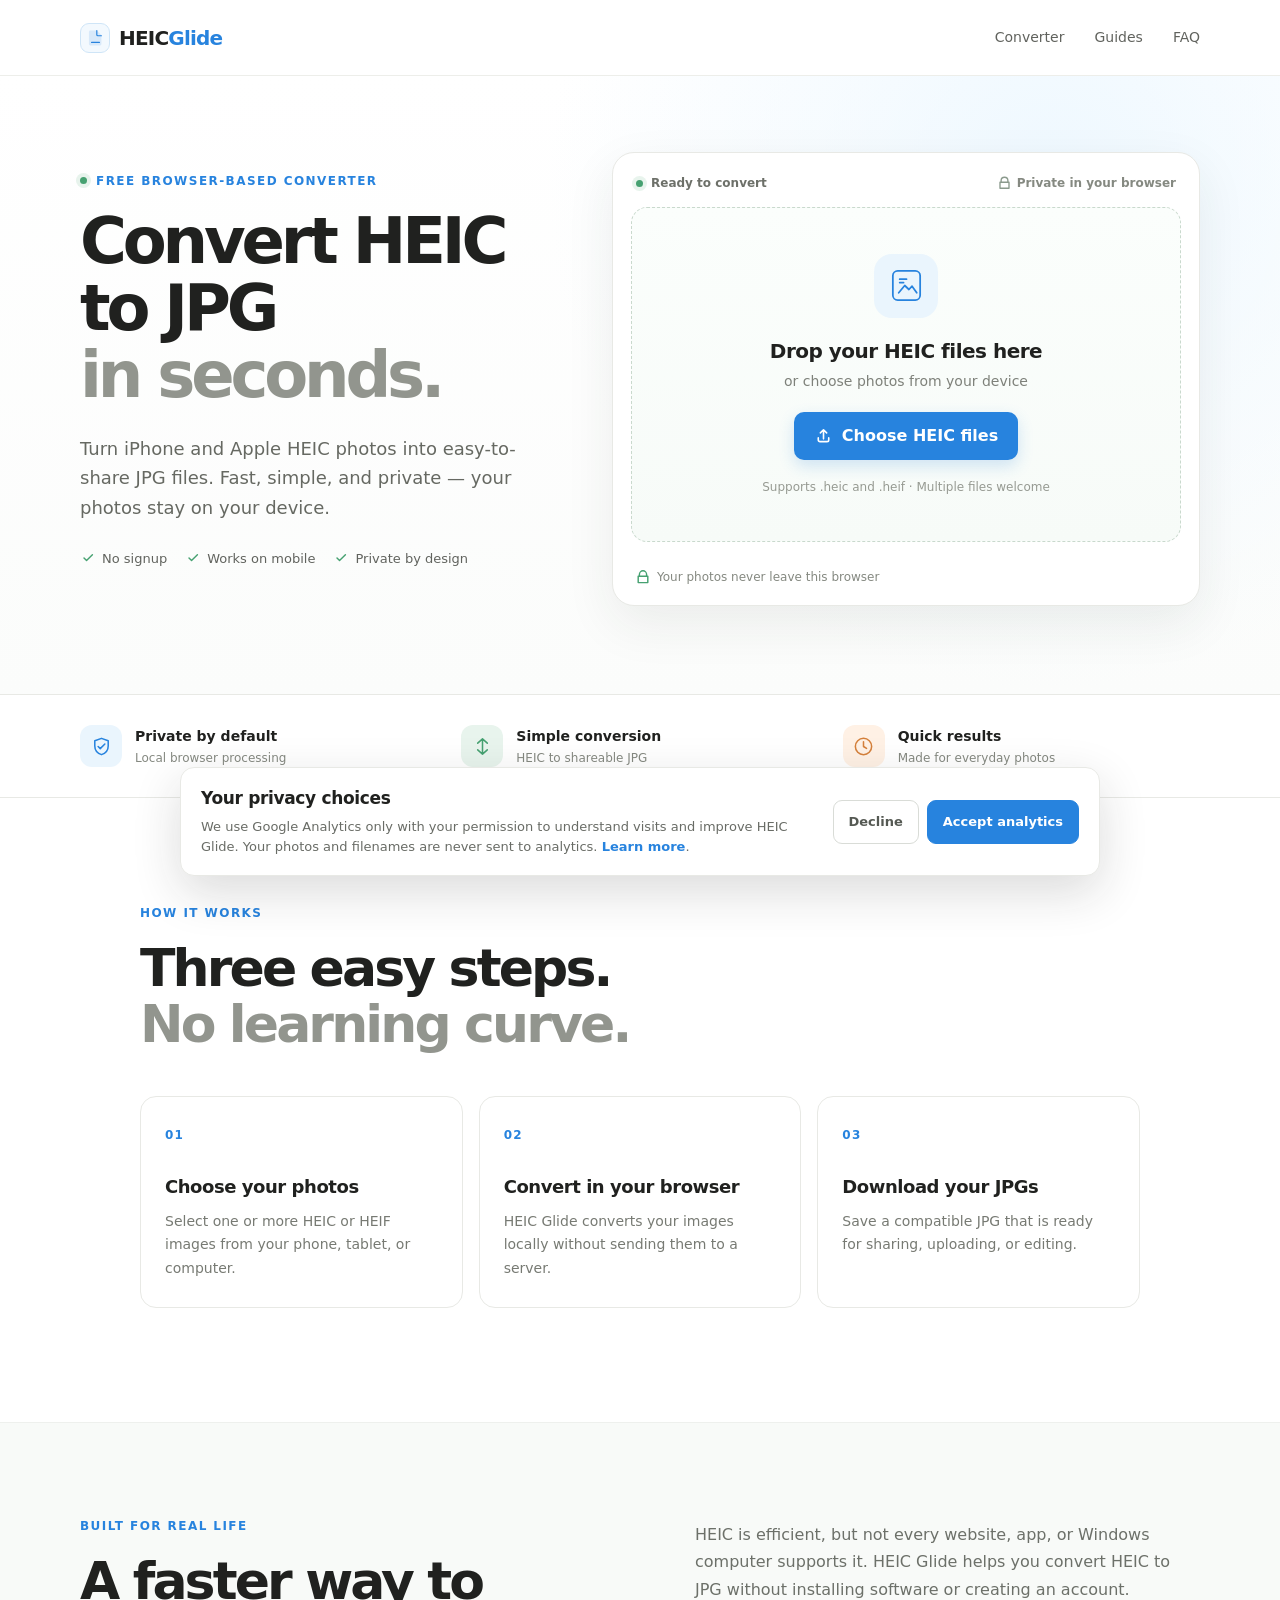
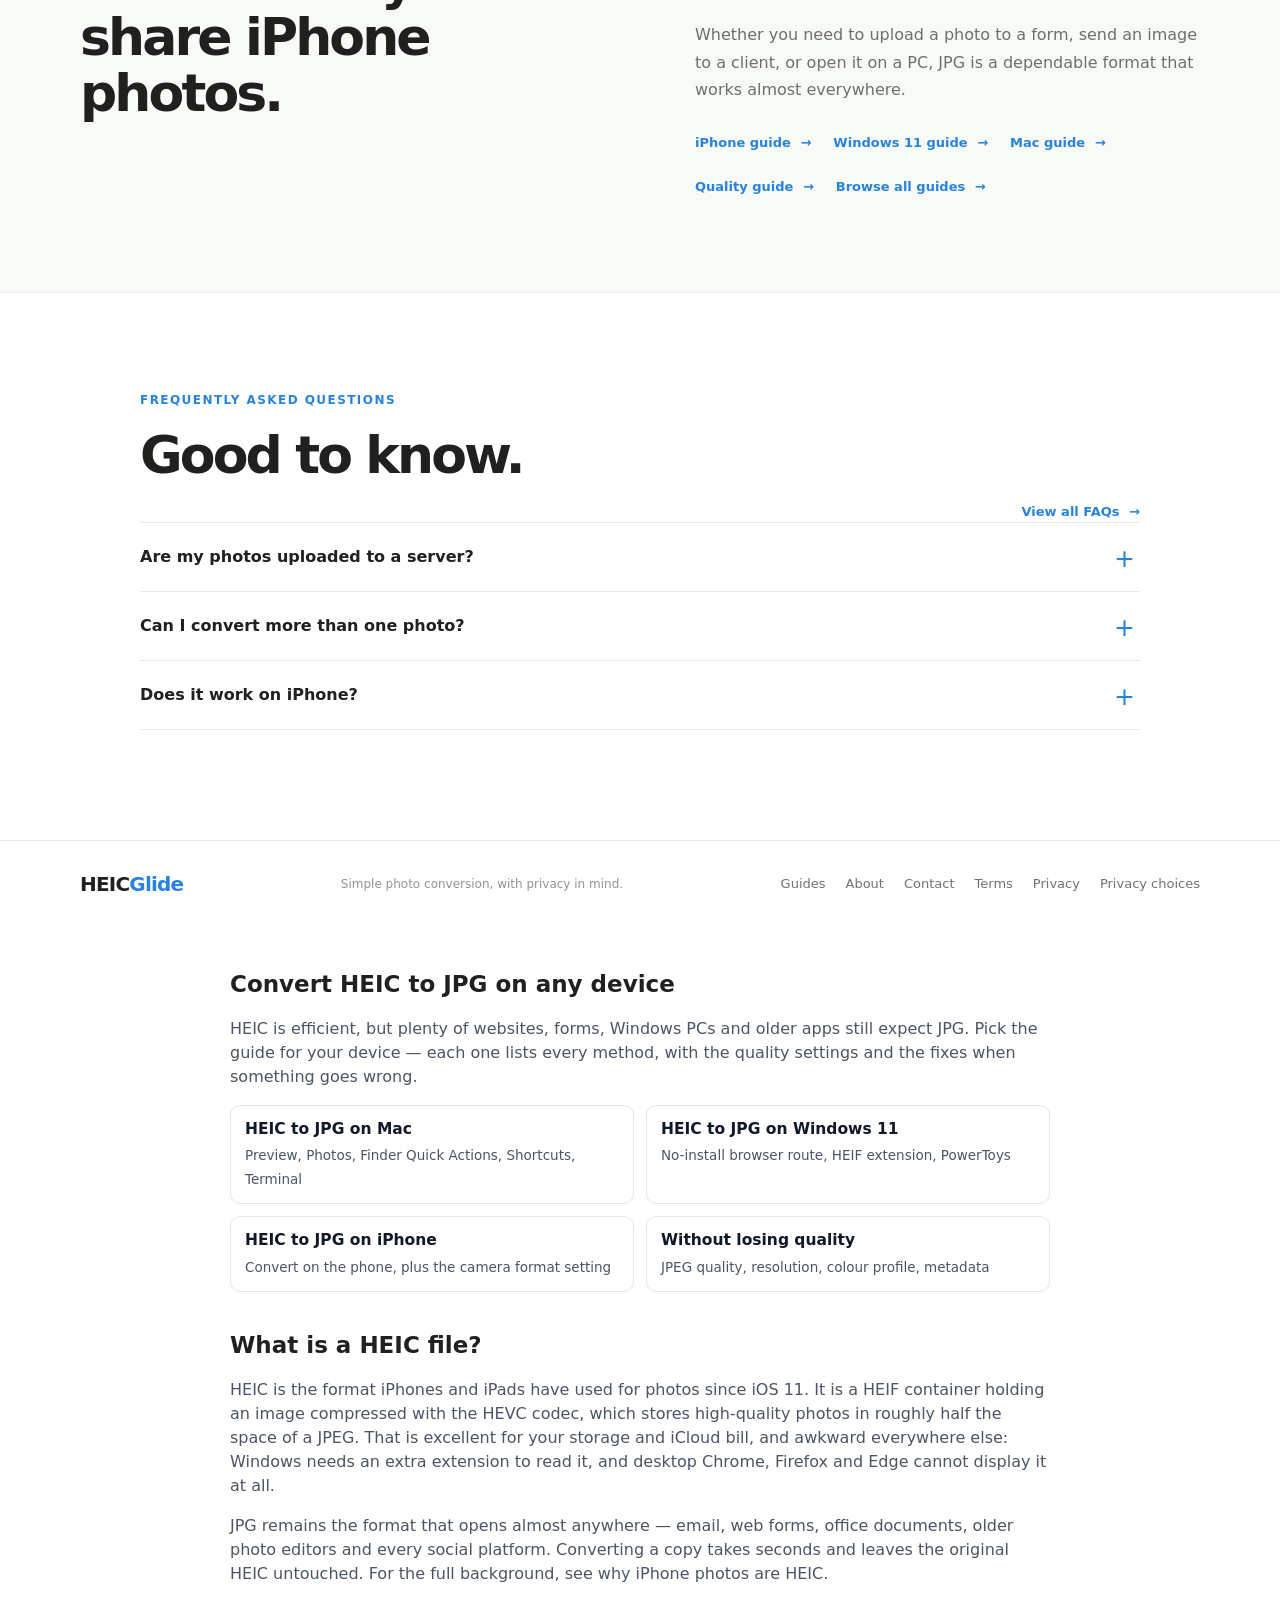
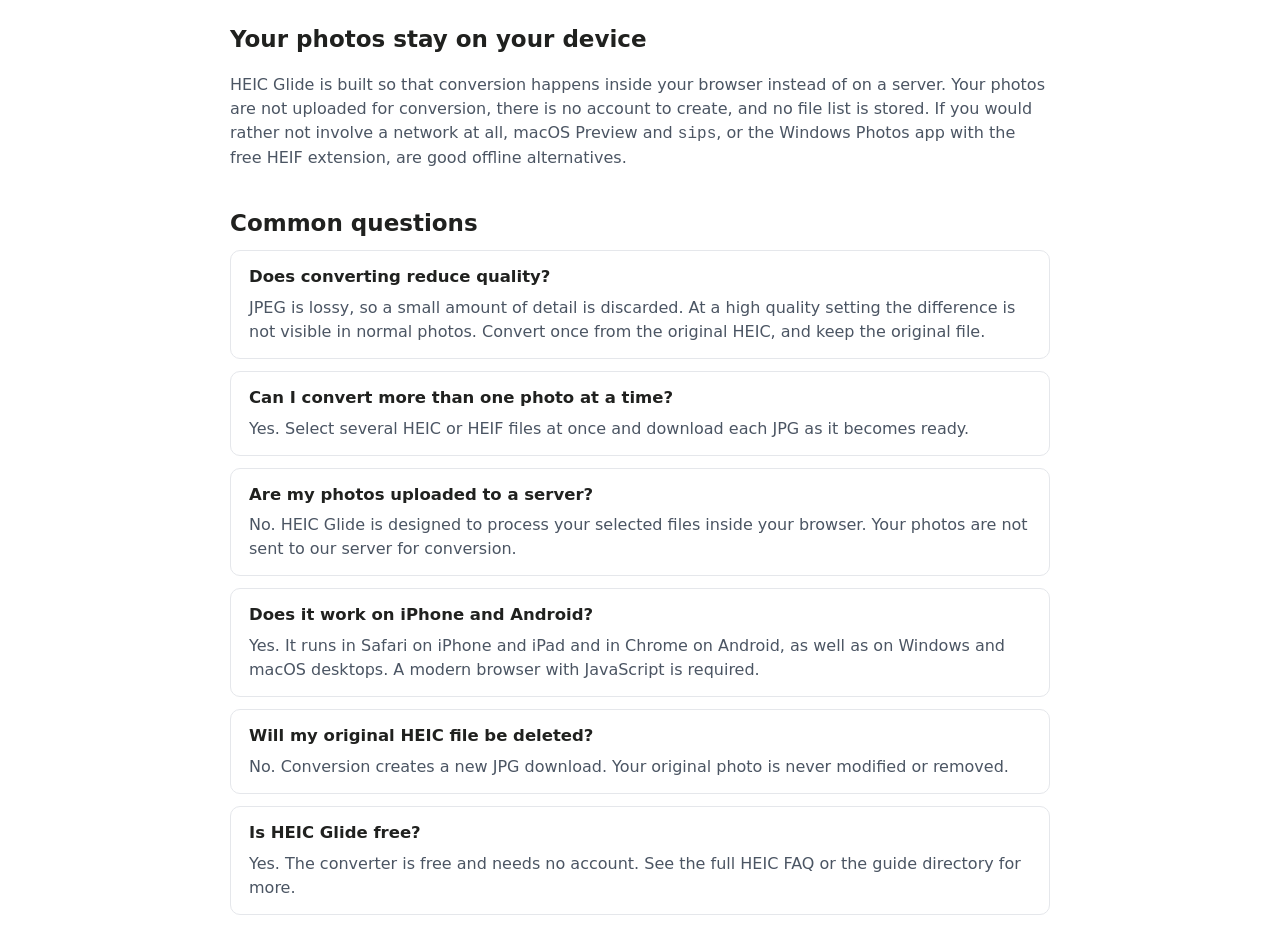
<file: index.html>
<!doctype html>
<html lang="en">
<head>
  <meta charset="utf-8">
  <meta name="viewport" content="width=device-width, initial-scale=1">
  <title>HEIC to JPG Converter — Free, Private & Fast | HEIC Glide</title>
  <meta name="description" content="Convert HEIC and HEIF photos to JPG online for free. Fast, private, and easy to use on iPhone, Android, Mac, and Windows — no signup required.">
  <meta name="robots" content="index,follow">
  <link rel="canonical" href="https://heicglide.com/">
  <meta name="p:domain_verify" content="88739ac3f38351ce304144172eac6cd5" />
  <meta property="og:type" content="website">
  <meta property="og:url" content="https://heicglide.com/">
  <meta property="og:title" content="HEIC to JPG Converter — Free & Private">
  <meta property="og:description" content="Convert HEIC photos to JPG in your browser. No signup, no uploads, no account required.">
  <meta property="og:site_name" content="HEIC Glide">
  <meta name="twitter:card" content="summary">
  <meta name="theme-color" content="#ffffff">
  <link rel="stylesheet" href="styles.css">
  <script type="application/ld+json">
  {
    "@context":"https://schema.org",
    "@type":"WebApplication",
    "name":"HEIC Glide HEIC to JPG Converter",
    "url":"https://heicglide.com/",
    "applicationCategory":"MultimediaApplication",
    "operatingSystem":"Any",
    "browserRequirements":"Requires JavaScript and a modern browser",
    "offers":{"@type":"Offer","price":"0","priceCurrency":"USD"},
    "description":"A free browser-based converter for HEIC and HEIF photos to JPG.",
    "featureList":["HEIC to JPG conversion","Batch photo conversion","Private in-browser processing","No signup required"]
  }
  </script>
<script src="analytics-consent.js" defer></script></head>
<body>
  <header class="site-header"><div class="container header-inner"><a class="brand" href="/" aria-label="HEIC Glide home"><span class="brand-mark" aria-hidden="true"><svg viewBox="0 0 32 32" fill="none"><path d="M8 5.5h10.2L25 12.3V26a2 2 0 0 1-2 2H8a2 2 0 0 1-2-2V7.5a2 2 0 0 1 2-2Z" fill="currentColor" opacity=".13"/><path d="M18 5.5v6.2a1.6 1.6 0 0 0 1.6 1.6H25" stroke="currentColor" stroke-width="1.8" stroke-linecap="round"/><path d="M10 23.5h12" stroke="currentColor" stroke-width="1.8" stroke-linecap="round"/></svg></span><span>HEIC<span class="brand-accent">Glide</span></span></a><nav class="nav" aria-label="Main navigation"><a href="/#converter">Converter</a><a href="guides.html">Guides</a><a href="faq.html">FAQ</a></nav></div></header>

  <main>
    <section class="hero" id="converter">
      <div class="container hero-grid">
        <div class="hero-copy">
          <p class="eyebrow"><span class="eyebrow-dot"></span> Free browser-based converter</p>
          <h1>Convert HEIC to JPG<br><span class="headline-soft">in seconds.</span></h1>
          <p class="hero-lead">Turn iPhone and Apple HEIC photos into easy-to-share JPG files. Fast, simple, and private — your photos stay on your device.</p>
          <div class="trust-row" aria-label="Product benefits">
            <span><svg viewBox="0 0 20 20" aria-hidden="true"><path d="m5 10 3.2 3.2L15.5 6"/></svg>No signup</span>
            <span><svg viewBox="0 0 20 20" aria-hidden="true"><path d="m5 10 3.2 3.2L15.5 6"/></svg>Works on mobile</span>
            <span><svg viewBox="0 0 20 20" aria-hidden="true"><path d="m5 10 3.2 3.2L15.5 6"/></svg>Private by design</span>
          </div>
        </div>

        <div class="converter-card" aria-labelledby="upload-title">
          <div class="card-topline"><span class="status-dot"></span><span>Ready to convert</span><span class="secure-label"><svg viewBox="0 0 20 20" aria-hidden="true"><path d="M5.5 9V6.8a4.5 4.5 0 0 1 9 0V9M4 9h12v8H4z"/></svg>Private in your browser</span></div>
          <div class="dropzone" id="dropzone" tabindex="0" role="button" aria-describedby="upload-help">
            <div class="upload-icon" aria-hidden="true"><svg viewBox="0 0 40 40" fill="none"><rect x="6" y="5" width="28" height="30" rx="5" stroke="currentColor" stroke-width="1.8"/><path d="M12 27.5 18.2 20l4.3 4.1 3.2-3.4 4.8 6.8M13 13.5h7M13 17h4" stroke="currentColor" stroke-width="1.8" stroke-linecap="round" stroke-linejoin="round"/></svg></div>
            <h2 id="upload-title">Drop your HEIC files here</h2>
            <p>or choose photos from your device</p>
            <button class="primary-button" id="choose-button" type="button"><svg viewBox="0 0 20 20" aria-hidden="true"><path d="M10 13.5V4m0 0L6.7 7.3M10 4l3.3 3.3M4.5 12.5v2.2A1.8 1.8 0 0 0 6.3 16.5h7.4a1.8 1.8 0 0 0 1.8-1.8v-2.2"/></svg>Choose HEIC files</button>
            <input id="file-input" type="file" accept=".heic,.heif,image/heic,image/heif" multiple hidden>
            <p class="upload-help" id="upload-help">Supports .heic and .heif · Multiple files welcome</p>
          </div>
          <div class="file-list" id="file-list" aria-live="polite"></div>
          <div class="converter-footer"><span><svg viewBox="0 0 20 20" aria-hidden="true"><path d="M5.5 9V6.8a4.5 4.5 0 0 1 9 0V9M4 9h12v8H4z"/></svg>Your photos never leave this browser</span><button id="clear-button" class="text-button" type="button" hidden>Clear all</button></div>
        </div>
      </div>
    </section>

    <section class="proof-strip" aria-label="Product features">
      <div class="container proof-grid">
        <div class="proof-item"><span class="proof-icon blue"><svg viewBox="0 0 24 24" aria-hidden="true"><path d="M12 3.5 19 6v5.4c0 4.2-2.8 7.6-7 9.1-4.2-1.5-7-4.9-7-9.1V6l7-2.5Z"/><path d="m8.5 12 2.2 2.2 4.8-4.8"/></svg></span><div><strong>Private by default</strong><span>Local browser processing</span></div></div>
        <div class="proof-item"><span class="proof-icon green"><svg viewBox="0 0 24 24" aria-hidden="true"><path d="M12 4v16M7 8.5l5-4.5 5 4.5M7 15.5l5 4.5 5-4.5"/></svg></span><div><strong>Simple conversion</strong><span>HEIC to shareable JPG</span></div></div>
        <div class="proof-item"><span class="proof-icon orange"><svg viewBox="0 0 24 24" aria-hidden="true"><path d="M12 3.5a8.5 8.5 0 1 0 8.5 8.5A8.5 8.5 0 0 0 12 3.5ZM12 7v5l3.2 2"/></svg></span><div><strong>Quick results</strong><span>Made for everyday photos</span></div></div>
      </div>
    </section>

    <section class="content-section" id="how-it-works">
      <div class="container narrow">
        <p class="eyebrow">How it works</p>
        <h2>Three easy steps.<br><span class="headline-soft">No learning curve.</span></h2>
        <div class="steps-grid">
          <article class="step-card"><span class="step-number">01</span><h3>Choose your photos</h3><p>Select one or more HEIC or HEIF images from your phone, tablet, or computer.</p></article>
          <article class="step-card"><span class="step-number">02</span><h3>Convert in your browser</h3><p>HEIC Glide converts your images locally without sending them to a server.</p></article>
          <article class="step-card"><span class="step-number">03</span><h3>Download your JPGs</h3><p>Save a compatible JPG that is ready for sharing, uploading, or editing.</p></article>
        </div>
      </div>
    </section>

    <section class="seo-section">
      <div class="container seo-grid">
        <div><p class="eyebrow">Built for real life</p><h2>A faster way to share iPhone photos.</h2></div>
        <div class="seo-copy"><p>HEIC is efficient, but not every website, app, or Windows computer supports it. HEIC Glide helps you convert HEIC to JPG without installing software or creating an account.</p><p>Whether you need to upload a photo to a form, send an image to a client, or open it on a PC, JPG is a dependable format that works almost everywhere.</p><div class="keyword-links"><a href="heic-to-jpg-iphone.html">iPhone guide <span>→</span></a><a href="heic-to-jpg-windows-11.html">Windows 11 guide <span>→</span></a><a href="heic-to-jpg-mac.html">Mac guide <span>→</span></a><a href="convert-heic-to-jpg-without-losing-quality.html">Quality guide <span>→</span></a><a href="guides.html">Browse all guides <span>→</span></a></div></div>
      </div>
    </section>

    <section class="faq-section" id="faq">
      <div class="container narrow">
        <div class="section-heading"><div><p class="eyebrow">Frequently asked questions</p><h2>Good to know.</h2></div><a class="quiet-link" href="faq.html">View all FAQs <span>→</span></a></div>
        <div class="faq-list">
          <details><summary>Are my photos uploaded to a server?</summary><p>No. HEIC Glide is designed to process your selected files inside your browser. Your photos are not sent to our server for conversion.</p></details>
          <details><summary>Can I convert more than one photo?</summary><p>Yes. Select multiple HEIC or HEIF files at once, or drop them into the converter together. Each JPG can be downloaded when it is ready.</p></details>
          <details><summary>Does it work on iPhone?</summary><p>Yes. Open HEIC Glide in Safari, choose your photos, and download the converted JPG files. A modern browser with JavaScript is required.</p></details>
        </div>
      </div>
    </section>
  </main>

  <footer class="site-footer"><div class="container footer-inner"><a class="brand" href="/"><span>HEIC<span class="brand-accent">Glide</span></span></a><p>Simple photo conversion, with privacy in mind.</p><nav aria-label="Footer navigation"><a href="guides.html">Guides</a><a href="about.html">About</a><a href="contact.html">Contact</a><a href="terms.html">Terms</a><a href="privacy.html">Privacy</a></nav></div></footer>
  <script src="app.js" defer></script>
  <!-- ================================================================
     HEIC GLIDE — PASTE THIS WHOLE BLOCK IN ONE PLACE
     In index.html, search (Ctrl+F) for  </body>
     and paste this entire block on a new line BEFORE </body>
     Then scroll down and click "Commit changes".
     ================================================================ -->


<!-- ============================================================
     HEIC Glide — homepage content block
     Paste this whole block into index.html, directly BELOW your
     existing converter section (after the drop zone / file picker)
     and ABOVE your closing </main> or footer.
     It adds the text depth, internal links and FAQ that the
     homepage currently lacks. It does not touch your converter JS.
     ============================================================ -->

<section class="hg-content" style="max-width:860px;margin:0 auto;padding:0 20px">

  <h2 style="font-size:23px;margin:40px 0 10px">Convert HEIC to JPG on any device</h2>
  <p style="color:#4b5563">HEIC is efficient, but plenty of websites, forms, Windows PCs and older apps still expect JPG. Pick the guide for your device &mdash; each one lists every method, with the quality settings and the fixes when something goes wrong.</p>

  <div style="display:grid;grid-template-columns:1fr 1fr;gap:12px;margin:16px 0">
    <a href="heic-to-jpg-mac.html" style="border:1px solid #e5e7eb;border-radius:10px;padding:12px 14px;text-decoration:none;display:block">
      <b style="display:block;color:#111827;font-size:15.5px;margin-bottom:2px">HEIC to JPG on Mac</b>
      <span style="color:#4b5563;font-size:13.5px">Preview, Photos, Finder Quick Actions, Shortcuts, Terminal</span></a>
    <a href="heic-to-jpg-windows-11.html" style="border:1px solid #e5e7eb;border-radius:10px;padding:12px 14px;text-decoration:none;display:block">
      <b style="display:block;color:#111827;font-size:15.5px;margin-bottom:2px">HEIC to JPG on Windows 11</b>
      <span style="color:#4b5563;font-size:13.5px">No-install browser route, HEIF extension, PowerToys</span></a>
    <a href="heic-to-jpg-iphone.html" style="border:1px solid #e5e7eb;border-radius:10px;padding:12px 14px;text-decoration:none;display:block">
      <b style="display:block;color:#111827;font-size:15.5px;margin-bottom:2px">HEIC to JPG on iPhone</b>
      <span style="color:#4b5563;font-size:13.5px">Convert on the phone, plus the camera format setting</span></a>
    <a href="convert-heic-to-jpg-without-losing-quality.html" style="border:1px solid #e5e7eb;border-radius:10px;padding:12px 14px;text-decoration:none;display:block">
      <b style="display:block;color:#111827;font-size:15.5px;margin-bottom:2px">Without losing quality</b>
      <span style="color:#4b5563;font-size:13.5px">JPEG quality, resolution, colour profile, metadata</span></a>
  </div>

  <h2 style="font-size:23px;margin:36px 0 10px">What is a HEIC file?</h2>
  <p style="color:#4b5563">HEIC is the format iPhones and iPads have used for photos since iOS 11. It is a HEIF container holding an image compressed with the HEVC codec, which stores high-quality photos in roughly half the space of a JPEG. That is excellent for your storage and iCloud bill, and awkward everywhere else: Windows needs an extra extension to read it, and desktop Chrome, Firefox and Edge cannot display it at all.</p>
  <p style="color:#4b5563">JPG remains the format that opens almost anywhere &mdash; email, web forms, office documents, older photo editors and every social platform. Converting a copy takes seconds and leaves the original HEIC untouched. For the full background, see <a href="why-iphone-photos-are-heic.html">why iPhone photos are HEIC</a>.</p>

  <h2 style="font-size:23px;margin:36px 0 10px">Your photos stay on your device</h2>
  <p style="color:#4b5563">HEIC Glide is built so that conversion happens inside your browser instead of on a server. Your photos are not uploaded for conversion, there is no account to create, and no file list is stored. If you would rather not involve a network at all, macOS Preview and <code>sips</code>, or the Windows Photos app with the free HEIF extension, are good offline alternatives.</p>

  <h2 style="font-size:23px;margin:36px 0 10px">Common questions</h2>
  <div style="border:1px solid #e5e7eb;border-radius:10px;padding:14px 18px;margin:0 0 12px">
    <h3 style="margin:0 0 6px;font-size:16.5px">Does converting reduce quality?</h3>
    <p style="margin:0;color:#4b5563">JPEG is lossy, so a small amount of detail is discarded. At a high quality setting the difference is not visible in normal photos. Convert once from the original HEIC, and keep the original file.</p>
  </div>
  <div style="border:1px solid #e5e7eb;border-radius:10px;padding:14px 18px;margin:0 0 12px">
    <h3 style="margin:0 0 6px;font-size:16.5px">Can I convert more than one photo at a time?</h3>
    <p style="margin:0;color:#4b5563">Yes. Select several HEIC or HEIF files at once and download each JPG as it becomes ready.</p>
  </div>
  <div style="border:1px solid #e5e7eb;border-radius:10px;padding:14px 18px;margin:0 0 12px">
    <h3 style="margin:0 0 6px;font-size:16.5px">Are my photos uploaded to a server?</h3>
    <p style="margin:0;color:#4b5563">No. HEIC Glide is designed to process your selected files inside your browser. Your photos are not sent to our server for conversion.</p>
  </div>
  <div style="border:1px solid #e5e7eb;border-radius:10px;padding:14px 18px;margin:0 0 12px">
    <h3 style="margin:0 0 6px;font-size:16.5px">Does it work on iPhone and Android?</h3>
    <p style="margin:0;color:#4b5563">Yes. It runs in Safari on iPhone and iPad and in Chrome on Android, as well as on Windows and macOS desktops. A modern browser with JavaScript is required.</p>
  </div>
  <div style="border:1px solid #e5e7eb;border-radius:10px;padding:14px 18px;margin:0 0 12px">
    <h3 style="margin:0 0 6px;font-size:16.5px">Will my original HEIC file be deleted?</h3>
    <p style="margin:0;color:#4b5563">No. Conversion creates a new JPG download. Your original photo is never modified or removed.</p>
  </div>
  <div style="border:1px solid #e5e7eb;border-radius:10px;padding:14px 18px;margin:0 0 12px">
    <h3 style="margin:0 0 6px;font-size:16.5px">Is HEIC Glide free?</h3>
    <p style="margin:0;color:#4b5563">Yes. The converter is free and needs no account. See the <a href="faq.html">full HEIC FAQ</a> or the <a href="guides.html">guide directory</a> for more.</p>
  </div>

</section>
<!-- ============ end of homepage content block ============ -->


<!-- ============================================================
     HEIC Glide — homepage structured data
     Paste BOTH blocks inside the <head> of index.html,
     just before </head>.
     ============================================================ -->

<script type="application/ld+json">
{
  "@context": "https://schema.org",
  "@type": "WebApplication",
  "name": "HEIC to JPG Converter",
  "url": "https://heicglide.com/",
  "applicationCategory": "MultimediaApplication",
  "operatingSystem": "Any (web browser)",
  "browserRequirements": "Requires JavaScript",
  "description": "Free browser-based converter that turns HEIC and HEIF photos into JPG files. Files are processed on your device and are not uploaded for conversion.",
  "offers": { "@type": "Offer", "price": "0", "priceCurrency": "USD" },
  "isAccessibleForFree": true,
  "publisher": { "@type": "Organization", "name": "HEIC Glide", "url": "https://heicglide.com/" }
}
</script>

<script type="application/ld+json">
{
  "@context": "https://schema.org",
  "@type": "FAQPage",
  "mainEntity": [
    { "@type": "Question", "name": "Does converting HEIC to JPG reduce quality?",
      "acceptedAnswer": { "@type": "Answer", "text": "JPEG is lossy, so a small amount of detail is discarded. At a high quality setting the difference is not visible in normal photos. Convert once from the original HEIC and keep the original file." } },
    { "@type": "Question", "name": "Can I convert more than one HEIC photo at a time?",
      "acceptedAnswer": { "@type": "Answer", "text": "Yes. Select several HEIC or HEIF files at once and download each JPG as it becomes ready." } },
    { "@type": "Question", "name": "Are my photos uploaded to a server?",
      "acceptedAnswer": { "@type": "Answer", "text": "No. HEIC Glide is designed to process your selected files inside your browser. Your photos are not sent to our server for conversion." } },
    { "@type": "Question", "name": "Does the converter work on iPhone and Android?",
      "acceptedAnswer": { "@type": "Answer", "text": "Yes. It runs in Safari on iPhone and iPad and in Chrome on Android, as well as on Windows and macOS desktops. A modern browser with JavaScript is required." } },
    { "@type": "Question", "name": "Will my original HEIC file be deleted?",
      "acceptedAnswer": { "@type": "Answer", "text": "No. Conversion creates a new JPG download. Your original photo is never modified or removed." } },
    { "@type": "Question", "name": "Is HEIC Glide free?",
      "acceptedAnswer": { "@type": "Answer", "text": "Yes. The converter is free to use and does not require an account." } }
  ]
}
</script>
<!-- ============ end of homepage structured data ============ -->

<!-- ================= end of paste block ================= -->

</body>
</html>
</file>
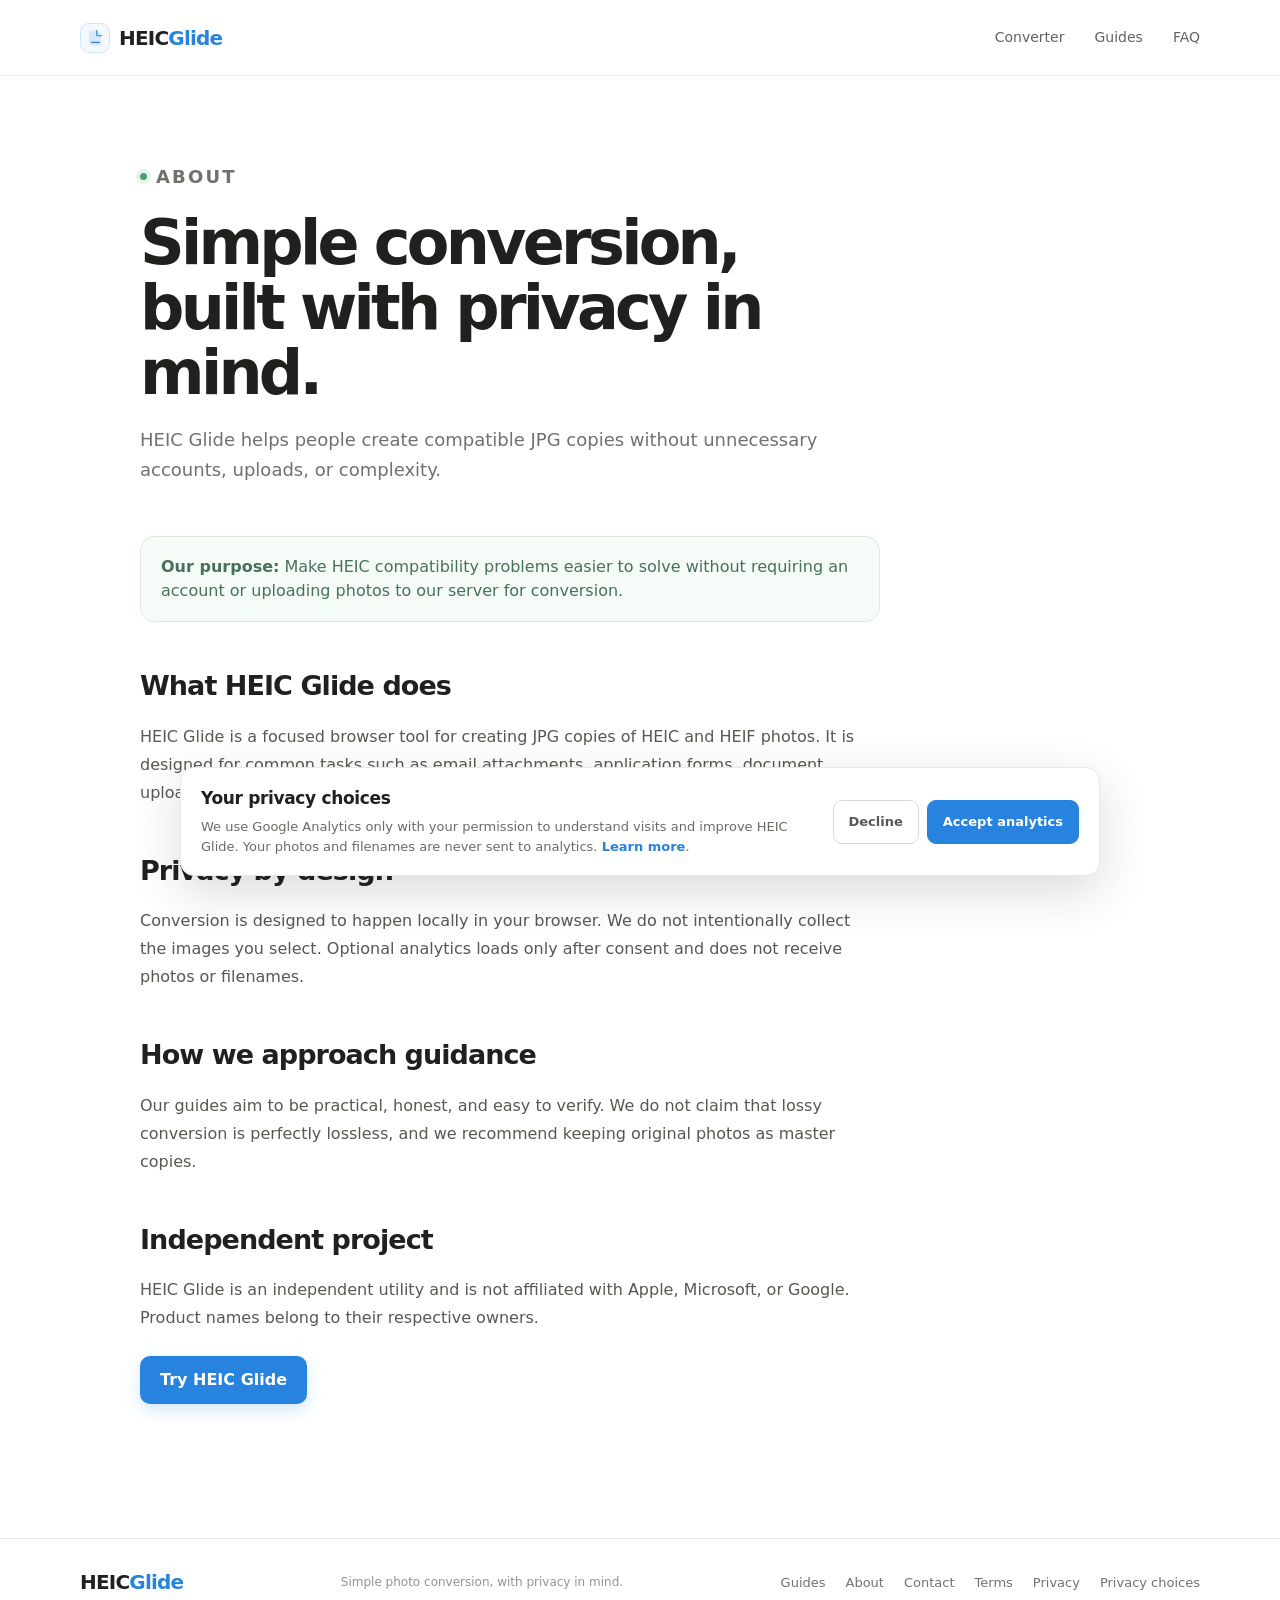
<file: about.html>
<!doctype html>
<html lang="en">
<head>
  <meta charset="utf-8">
  <meta name="viewport" content="width=device-width, initial-scale=1">
  <title>About HEIC Glide | Private Browser-Based Conversion</title>
  <meta name="description" content="Learn why HEIC Glide exists, how browser-based conversion works, and how the project approaches privacy and practical guidance.">
  <meta name="robots" content="index,follow">
  <link rel="canonical" href="https://heicglide.com/about.html">
  <meta property="og:type" content="website">
  <meta property="og:url" content="https://heicglide.com/about.html">
  <meta property="og:title" content="About HEIC Glide | Private Browser-Based Conversion">
  <meta property="og:description" content="Learn why HEIC Glide exists, how browser-based conversion works, and how the project approaches privacy and practical guidance.">
  <meta property="og:site_name" content="HEIC Glide">
  <meta name="twitter:card" content="summary">
  <link rel="stylesheet" href="styles.css">
  <script type="application/ld+json">{"@context":"https://schema.org","@type":"AboutPage","name":"About HEIC Glide","url":"https://heicglide.com/about.html","description":"About the HEIC Glide browser-based image conversion project."}</script>
  <script src="analytics-consent.js" defer></script>
</head>
<body>
  <header class="site-header"><div class="container header-inner"><a class="brand" href="/" aria-label="HEIC Glide home"><span class="brand-mark" aria-hidden="true"><svg viewBox="0 0 32 32" fill="none"><path d="M8 5.5h10.2L25 12.3V26a2 2 0 0 1-2 2H8a2 2 0 0 1-2-2V7.5a2 2 0 0 1 2-2Z" fill="currentColor" opacity=".13"/><path d="M18 5.5v6.2a1.6 1.6 0 0 0 1.6 1.6H25" stroke="currentColor" stroke-width="1.8" stroke-linecap="round"/><path d="M10 23.5h12" stroke="currentColor" stroke-width="1.8" stroke-linecap="round"/></svg></span><span>HEIC<span class="brand-accent">Glide</span></span></a><nav class="nav" aria-label="Main navigation"><a href="/#converter">Converter</a><a href="guides.html">Guides</a><a href="faq.html">FAQ</a></nav></div></header>
  <main class="page-main"><div class="container narrow">
    <div class="page-hero"><p class="eyebrow"><span class="eyebrow-dot"></span> About</p><h1>Simple conversion, built with privacy in mind.</h1><p>HEIC Glide helps people create compatible JPG copies without unnecessary accounts, uploads, or complexity.</p></div>
    <article class="article"><div class="notice"><strong>Our purpose:</strong> Make HEIC compatibility problems easier to solve without requiring an account or uploading photos to our server for conversion.</div><h2>What HEIC Glide does</h2><p>HEIC Glide is a focused browser tool for creating JPG copies of HEIC and HEIF photos. It is designed for common tasks such as email attachments, application forms, document uploads, and sharing with devices that do not support HEIC.</p><h2>Privacy by design</h2><p>Conversion is designed to happen locally in your browser. We do not intentionally collect the images you select. Optional analytics loads only after consent and does not receive photos or filenames.</p><h2>How we approach guidance</h2><p>Our guides aim to be practical, honest, and easy to verify. We do not claim that lossy conversion is perfectly lossless, and we recommend keeping original photos as master copies.</p><h2>Independent project</h2><p>HEIC Glide is an independent utility and is not affiliated with Apple, Microsoft, or Google. Product names belong to their respective owners.</p><p><a class="primary-button" href="/#converter">Try HEIC Glide</a></p></article>
  </div></main>
  <footer class="site-footer"><div class="container footer-inner"><a class="brand" href="/"><span>HEIC<span class="brand-accent">Glide</span></span></a><p>Simple photo conversion, with privacy in mind.</p><nav aria-label="Footer navigation"><a href="guides.html">Guides</a><a href="about.html">About</a><a href="contact.html">Contact</a><a href="terms.html">Terms</a><a href="privacy.html">Privacy</a></nav></div></footer>
</body>
</html>
</file>
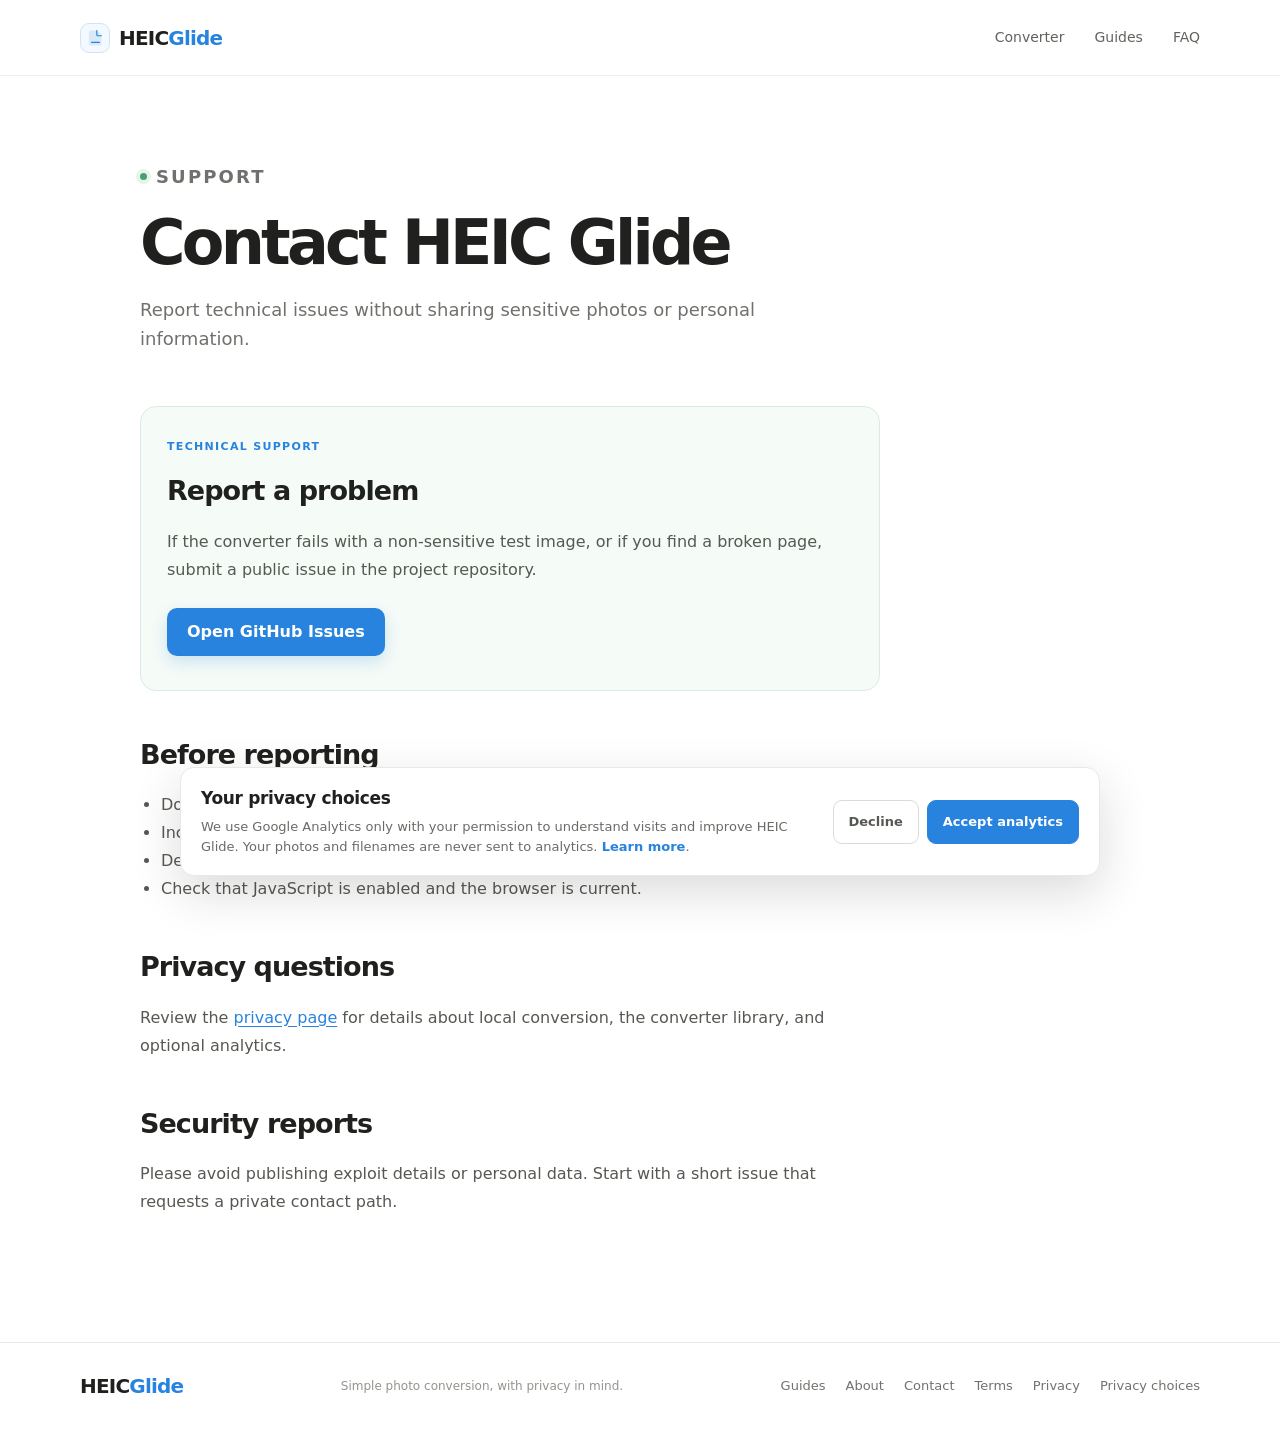
<file: contact.html>
<!doctype html>
<html lang="en">
<head>
  <meta charset="utf-8">
  <meta name="viewport" content="width=device-width, initial-scale=1">
  <title>Contact & Support | HEIC Glide</title>
  <meta name="description" content="Get help with HEIC Glide, report a converter issue, or find guidance for privacy and security questions.">
  <meta name="robots" content="index,follow">
  <link rel="canonical" href="https://heicglide.com/contact.html">
  <meta property="og:type" content="website">
  <meta property="og:url" content="https://heicglide.com/contact.html">
  <meta property="og:title" content="Contact & Support | HEIC Glide">
  <meta property="og:description" content="Get help with HEIC Glide, report a converter issue, or find guidance for privacy and security questions.">
  <meta property="og:site_name" content="HEIC Glide">
  <meta name="twitter:card" content="summary">
  <link rel="stylesheet" href="styles.css">
  <script type="application/ld+json">{"@context":"https://schema.org","@type":"ContactPage","name":"Contact HEIC Glide","url":"https://heicglide.com/contact.html"}</script>
  <script src="analytics-consent.js" defer></script>
</head>
<body>
  <header class="site-header"><div class="container header-inner"><a class="brand" href="/" aria-label="HEIC Glide home"><span class="brand-mark" aria-hidden="true"><svg viewBox="0 0 32 32" fill="none"><path d="M8 5.5h10.2L25 12.3V26a2 2 0 0 1-2 2H8a2 2 0 0 1-2-2V7.5a2 2 0 0 1 2-2Z" fill="currentColor" opacity=".13"/><path d="M18 5.5v6.2a1.6 1.6 0 0 0 1.6 1.6H25" stroke="currentColor" stroke-width="1.8" stroke-linecap="round"/><path d="M10 23.5h12" stroke="currentColor" stroke-width="1.8" stroke-linecap="round"/></svg></span><span>HEIC<span class="brand-accent">Glide</span></span></a><nav class="nav" aria-label="Main navigation"><a href="/#converter">Converter</a><a href="guides.html">Guides</a><a href="faq.html">FAQ</a></nav></div></header>
  <main class="page-main"><div class="container narrow">
    <div class="page-hero"><p class="eyebrow"><span class="eyebrow-dot"></span> Support</p><h1>Contact HEIC Glide</h1><p>Report technical issues without sharing sensitive photos or personal information.</p></div>
    <article class="article"><div class="contact-card"><span class="guide-label">Technical support</span><h2>Report a problem</h2><p>If the converter fails with a non-sensitive test image, or if you find a broken page, submit a public issue in the project repository.</p><a class="primary-button" href="https://github.com/heicglide/heicglide/issues" rel="noopener">Open GitHub Issues</a></div><h2>Before reporting</h2><ul><li>Do not attach private, medical, financial, identity, or copyrighted photos.</li><li>Include your browser, device, and operating-system version.</li><li>Describe the error message and whether a different HEIC file worked.</li><li>Check that JavaScript is enabled and the browser is current.</li></ul><h2>Privacy questions</h2><p>Review the <a href="privacy.html">privacy page</a> for details about local conversion, the converter library, and optional analytics.</p><h2>Security reports</h2><p>Please avoid publishing exploit details or personal data. Start with a short issue that requests a private contact path.</p></article>
  </div></main>
  <footer class="site-footer"><div class="container footer-inner"><a class="brand" href="/"><span>HEIC<span class="brand-accent">Glide</span></span></a><p>Simple photo conversion, with privacy in mind.</p><nav aria-label="Footer navigation"><a href="guides.html">Guides</a><a href="about.html">About</a><a href="contact.html">Contact</a><a href="terms.html">Terms</a><a href="privacy.html">Privacy</a></nav></div></footer>
</body>
</html>
</file>
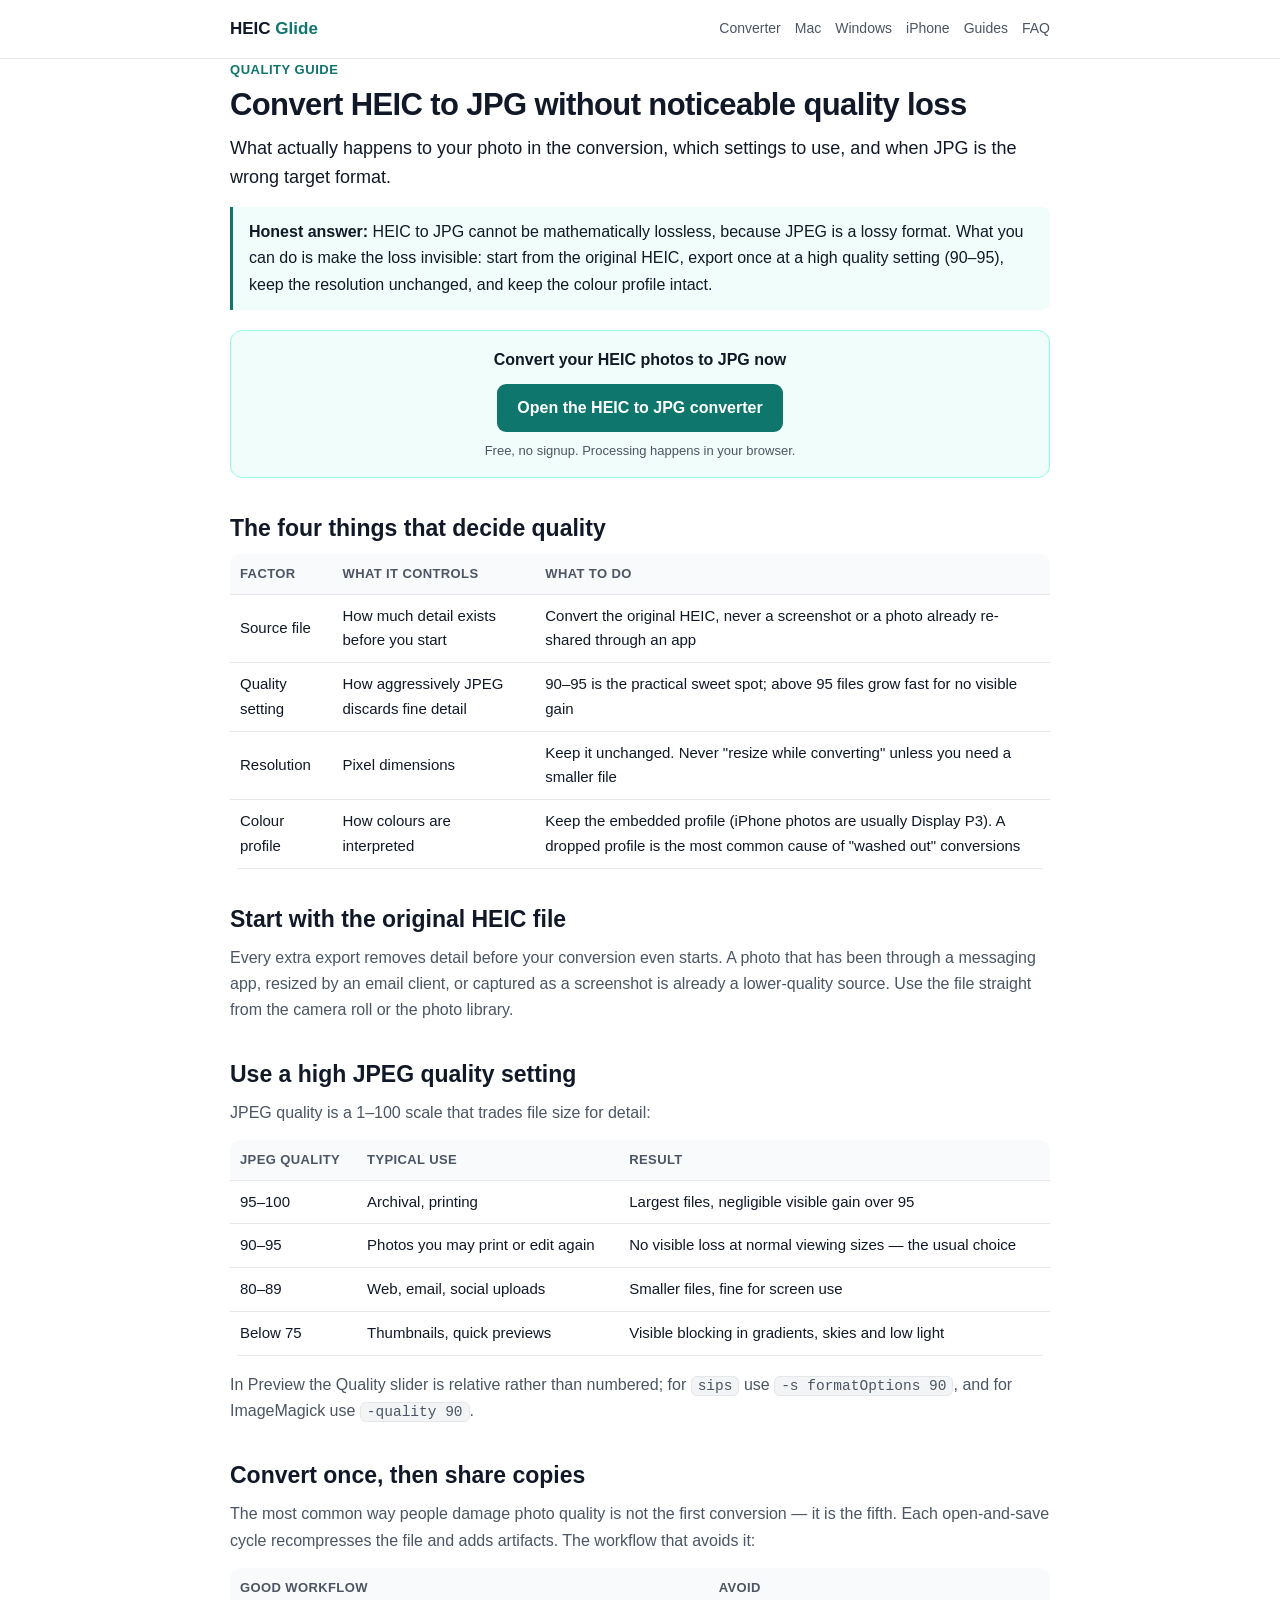
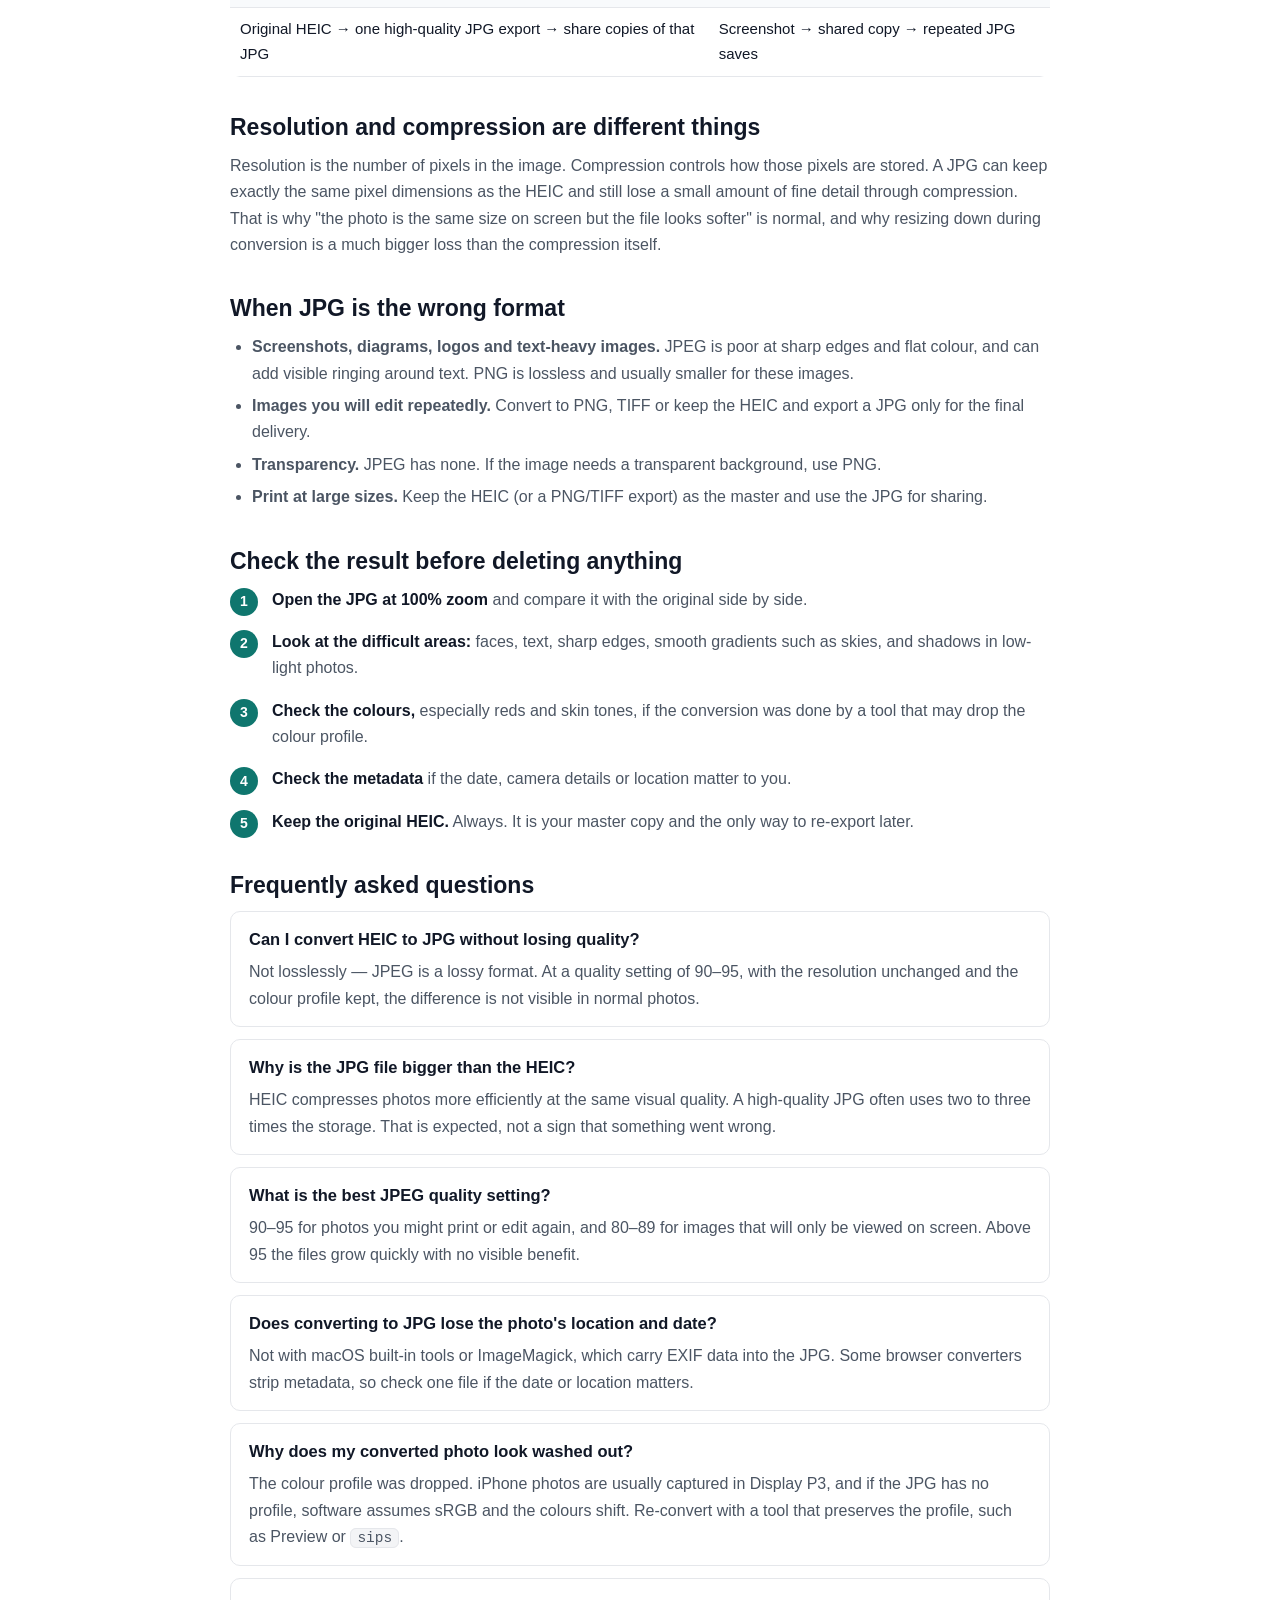
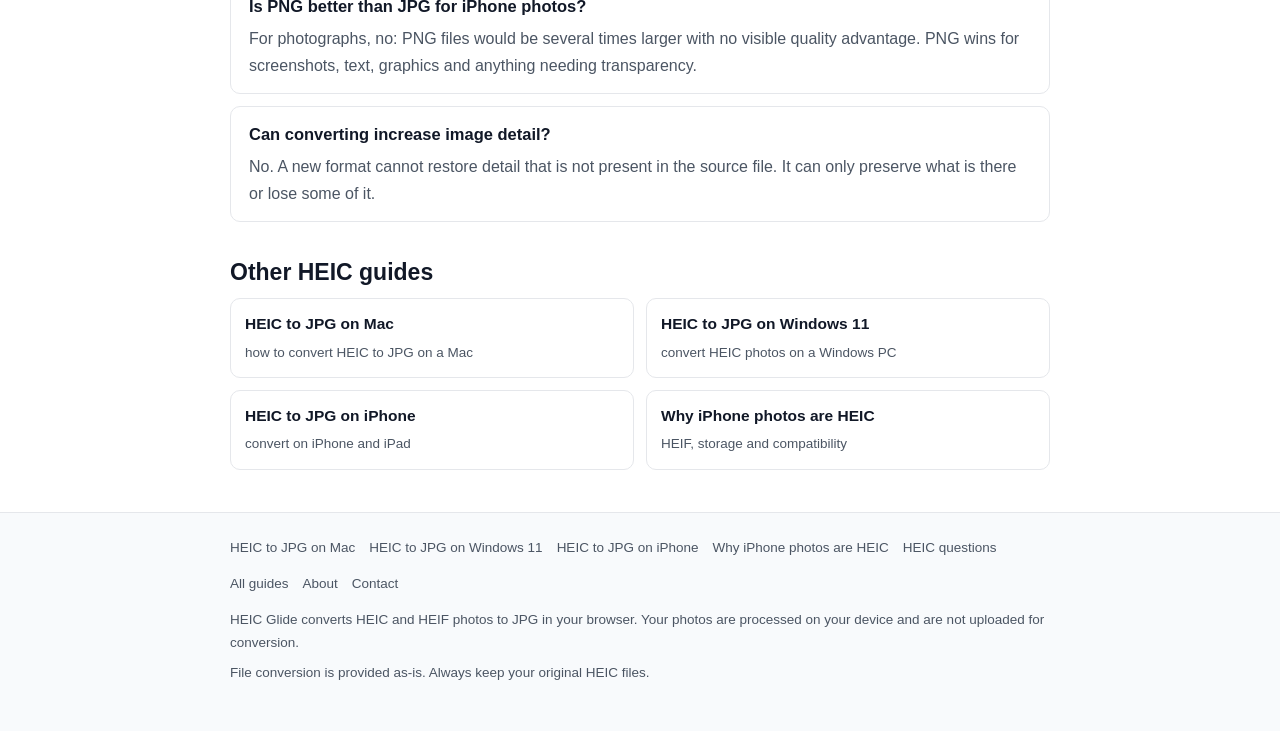
<file: convert-heic-to-jpg-without-losing-quality.html>
<!doctype html>
<html lang="en">
<head>
<meta charset="utf-8">
<meta name="viewport" content="width=device-width,initial-scale=1">
<title>Convert HEIC to JPG Without Losing Quality (Settings That Work)</title>
<meta name="description" content="The settings that keep HEIC to JPG conversions visually lossless: JPEG quality, resolution, colour profile and metadata. Includes when PNG is the better choice.">
<link rel="canonical" href="https://heicglide.com/convert-heic-to-jpg-without-losing-quality.html">
<meta name="robots" content="index,follow,max-image-preview:large">
<meta property="og:type" content="article">
<meta property="og:title" content="Convert HEIC to JPG Without Losing Quality (Settings That Work)">
<meta property="og:description" content="The settings that keep HEIC to JPG conversions visually lossless: JPEG quality, resolution, colour profile and metadata. Includes when PNG is the better choice.">
<meta property="og:url" content="https://heicglide.com/convert-heic-to-jpg-without-losing-quality.html">
<meta property="og:site_name" content="HEIC Glide">
<meta name="twitter:card" content="summary">
<style>
:root{--ink:#111827;--muted:#4b5563;--line:#e5e7eb;--bg:#fff;--soft:#f8fafc;
--brand:#0f766e;--brand-dark:#115e59;--brand-soft:#f0fdfa;--warn:#b45309}
*{box-sizing:border-box}
html{-webkit-text-size-adjust:100%}
body{margin:0;background:var(--bg);color:var(--ink);
 font:16px/1.65 -apple-system,BlinkMacSystemFont,"Segoe UI",Roboto,Helvetica,Arial,sans-serif}
.wrap{max-width:860px;margin:0 auto;padding:0 20px}
header.site{border-bottom:1px solid var(--line);background:#fff;position:sticky;top:0;z-index:20}
header.site .wrap{display:flex;align-items:center;gap:16px;min-height:58px;flex-wrap:wrap}
.brand{font-weight:700;font-size:17px;color:var(--ink);text-decoration:none}
.brand span{color:var(--brand)}
nav.main{display:flex;gap:14px;flex-wrap:wrap;margin-left:auto}
nav.main a{color:var(--muted);text-decoration:none;font-size:14px;font-weight:500}
nav.main a:hover,nav.main a[aria-current="page"]{color:var(--brand)}
main{padding:26px 0 8px}
.eyebrow{color:var(--brand);font-size:13px;font-weight:600;letter-spacing:.04em;text-transform:uppercase;margin:0 0 6px}
h1{font-size:31px;line-height:1.2;margin:0 0 10px;letter-spacing:-.02em}
h2{font-size:23px;line-height:1.3;margin:36px 0 10px}
h3{font-size:18px;margin:22px 0 6px}
p{margin:0 0 14px;color:var(--muted)}
p.lead{font-size:18px;color:var(--ink)}
ul,ol{color:var(--muted);padding-left:22px;margin:0 0 16px}
li{margin:6px 0}
a{color:var(--brand)}
.answer{border-left:3px solid var(--brand);background:var(--brand-soft);padding:12px 16px;border-radius:0 8px 8px 0;margin:0 0 18px}
.answer p{margin:0;color:var(--ink)}
.cta{border:1px solid #99f6e4;background:var(--brand-soft);border-radius:12px;padding:16px 18px;margin:20px 0;text-align:center}
.cta p{margin:0 0 10px;color:var(--ink);font-weight:600}
.cta a.btn{display:inline-block;background:var(--brand);color:#fff;text-decoration:none;
 padding:11px 20px;border-radius:9px;font-weight:600}
.cta a.btn:hover{background:var(--brand-dark)}
.cta .sub{display:block;margin-top:8px;font-size:13px;color:var(--muted);font-weight:400}
.steps{counter-reset:s;list-style:none;padding:0;margin:0 0 18px}
.steps>li{counter-increment:s;position:relative;padding:0 0 0 42px;margin:0 0 16px;color:var(--muted)}
.steps>li:before{content:counter(s);position:absolute;left:0;top:1px;width:28px;height:28px;border-radius:50%;
 background:var(--brand);color:#fff;font-weight:700;font-size:14px;display:flex;align-items:center;justify-content:center}
.steps>li b{color:var(--ink)}
table{width:100%;border-collapse:collapse;margin:0 0 16px;font-size:15px}
th,td{text-align:left;padding:9px 10px;border-bottom:1px solid var(--line)}
th{background:var(--soft);font-size:13px;text-transform:uppercase;letter-spacing:.03em;color:var(--muted)}
code{background:#f3f4f6;border:1px solid var(--line);border-radius:6px;padding:1px 6px;font-size:14.5px;
 font-family:ui-monospace,SFMono-Regular,Menlo,Consolas,monospace}
pre{background:#111827;color:#f9fafb;border-radius:10px;padding:14px 16px;overflow-x:auto;font-size:14px}
pre code{background:none;border:0;color:inherit;padding:0}
.faq{border:1px solid var(--line);border-radius:10px;padding:14px 18px;margin:0 0 12px}
.faq h3{margin:0 0 6px;font-size:16.5px}
.faq p{margin:0}
.note{font-size:13.5px;color:var(--muted);background:var(--soft);border:1px solid var(--line);border-radius:10px;padding:12px 14px}
.warn{font-size:14px;background:#fffbeb;border:1px solid #fde68a;border-radius:10px;padding:12px 14px;color:#78350f}
.tw{overflow-x:auto;-webkit-overflow-scrolling:touch;margin:0 0 16px;border-radius:10px}
.tw table{margin:0;min-width:540px}
.cards{display:grid;grid-template-columns:1fr 1fr;gap:12px;margin:8px 0 4px}
@media(max-width:560px){.cards{grid-template-columns:1fr}}
.card{border:1px solid var(--line);border-radius:10px;padding:12px 14px;text-decoration:none;display:block}
.card:hover{border-color:var(--brand);background:var(--brand-soft)}
.card b{display:block;color:var(--ink);font-size:15.5px;margin-bottom:2px}
.card span{color:var(--muted);font-size:13.5px}
footer.site{border-top:1px solid var(--line);margin-top:42px;padding:24px 0 40px;background:var(--soft)}
footer.site p{font-size:13.5px;margin:0 0 8px}
footer.site a{color:var(--muted);text-decoration:none;font-size:13.5px}
footer.site a:hover{color:var(--brand)}
.footlinks{display:flex;gap:14px;flex-wrap:wrap}
</style>
<script type="application/ld+json">{"@context": "https://schema.org", "@type": "BreadcrumbList", "itemListElement": [{"@type": "ListItem", "position": 1, "name": "HEIC to JPG converter", "item": "https://heicglide.com/"}, {"@type": "ListItem", "position": 2, "name": "Convert HEIC to JPG without losing quality", "item": "https://heicglide.com/convert-heic-to-jpg-without-losing-quality.html"}]}</script>
<script type="application/ld+json">{"@context": "https://schema.org", "@type": "FAQPage", "mainEntity": [{"@type": "Question", "name": "Can I convert HEIC to JPG without losing quality?", "acceptedAnswer": {"@type": "Answer", "text": "Not losslessly - JPEG is a lossy format. At a quality setting of 90-95, with the resolution unchanged and the colour profile kept, the difference is not visible in normal photos."}}, {"@type": "Question", "name": "Why is the JPG file bigger than the HEIC?", "acceptedAnswer": {"@type": "Answer", "text": "HEIC compresses photos more efficiently at the same visual quality. A high-quality JPG often uses two to three times the storage. That is expected, not a sign that something went wrong."}}, {"@type": "Question", "name": "What is the best JPEG quality setting?", "acceptedAnswer": {"@type": "Answer", "text": "90-95 for photos you might print or edit again, and 80-89 for images that will only be viewed on screen. Above 95 the files grow quickly with no visible benefit."}}, {"@type": "Question", "name": "Does converting to JPG lose the photo's location and date?", "acceptedAnswer": {"@type": "Answer", "text": "Not with macOS built-in tools or ImageMagick, which carry EXIF data into the JPG. Some browser converters strip metadata, so check one file if the date or location matters."}}, {"@type": "Question", "name": "Why does my converted photo look washed out?", "acceptedAnswer": {"@type": "Answer", "text": "The colour profile was dropped. iPhone photos are usually captured in Display P3, and if the JPG has no profile, software assumes sRGB and the colours shift. Re-convert with a tool that preserves the profile, such as Preview or sips."}}, {"@type": "Question", "name": "Is PNG better than JPG for iPhone photos?", "acceptedAnswer": {"@type": "Answer", "text": "For photographs, no: PNG files would be several times larger with no visible quality advantage. PNG wins for screenshots, text, graphics and anything needing transparency."}}, {"@type": "Question", "name": "Can converting increase image detail?", "acceptedAnswer": {"@type": "Answer", "text": "No. A new format cannot restore detail that is not present in the source file. It can only preserve what is there or lose some of it."}}]}</script>
</head>
<body>
<header class="site"><div class="wrap"><a class="brand" href="/">HEIC <span>Glide</span></a><nav class="main" aria-label="Main"><a href="/">Converter</a><a href="heic-to-jpg-mac.html">Mac</a><a href="heic-to-jpg-windows-11.html">Windows</a><a href="heic-to-jpg-iphone.html">iPhone</a><a href="guides.html">Guides</a><a href="faq.html">FAQ</a></nav></div></header>
<main class="wrap">

<p class="eyebrow">Quality guide</p>
<h1>Convert HEIC to JPG without noticeable quality loss</h1>
<p class="lead">What actually happens to your photo in the conversion, which settings to use, and when JPG is the wrong target format.</p>

<div class="answer"><p><b>Honest answer:</b> HEIC to JPG cannot be mathematically lossless, because JPEG is a lossy format. What you can do is make the loss invisible: start from the original HEIC, export once at a high quality setting (90&ndash;95), keep the resolution unchanged, and keep the colour profile intact.</p></div>

<div class="cta"><p>Convert your HEIC photos to JPG now</p><a class="btn" href="/">Open the HEIC to JPG converter</a><span class="sub">Free, no signup. Processing happens in your browser.</span></div>

<h2>The four things that decide quality</h2>
<div class="tw"><table>
  <thead><tr><th>Factor</th><th>What it controls</th><th>What to do</th></tr></thead>
  <tbody>
    <tr><td>Source file</td><td>How much detail exists before you start</td><td>Convert the original HEIC, never a screenshot or a photo already re-shared through an app</td></tr>
    <tr><td>Quality setting</td><td>How aggressively JPEG discards fine detail</td><td>90&ndash;95 is the practical sweet spot; above 95 files grow fast for no visible gain</td></tr>
    <tr><td>Resolution</td><td>Pixel dimensions</td><td>Keep it unchanged. Never "resize while converting" unless you need a smaller file</td></tr>
    <tr><td>Colour profile</td><td>How colours are interpreted</td><td>Keep the embedded profile (iPhone photos are usually Display&nbsp;P3). A dropped profile is the most common cause of "washed out" conversions</td></tr>
  </tbody>
</table></div>

<h2>Start with the original HEIC file</h2>
<p>Every extra export removes detail before your conversion even starts. A photo that has been through a messaging app, resized by an email client, or captured as a screenshot is already a lower-quality source. Use the file straight from the camera roll or the photo library.</p>

<h2>Use a high JPEG quality setting</h2>
<p>JPEG quality is a 1&ndash;100 scale that trades file size for detail:</p>
<div class="tw"><table>
  <thead><tr><th>JPEG quality</th><th>Typical use</th><th>Result</th></tr></thead>
  <tbody>
    <tr><td>95&ndash;100</td><td>Archival, printing</td><td>Largest files, negligible visible gain over 95</td></tr>
    <tr><td>90&ndash;95</td><td>Photos you may print or edit again</td><td>No visible loss at normal viewing sizes &mdash; the usual choice</td></tr>
    <tr><td>80&ndash;89</td><td>Web, email, social uploads</td><td>Smaller files, fine for screen use</td></tr>
    <tr><td>Below 75</td><td>Thumbnails, quick previews</td><td>Visible blocking in gradients, skies and low light</td></tr>
  </tbody>
</table></div>
<p>In Preview the Quality slider is relative rather than numbered; for <code>sips</code> use <code>-s formatOptions 90</code>, and for ImageMagick use <code>-quality 90</code>.</p>

<h2>Convert once, then share copies</h2>
<p>The most common way people damage photo quality is not the first conversion &mdash; it is the fifth. Each open-and-save cycle recompresses the file and adds artifacts. The workflow that avoids it:</p>
<div class="tw"><table>
  <thead><tr><th>Good workflow</th><th>Avoid</th></tr></thead>
  <tbody>
    <tr><td>Original HEIC &rarr; one high-quality JPG export &rarr; share copies of that JPG</td><td>Screenshot &rarr; shared copy &rarr; repeated JPG saves</td></tr>
  </tbody>
</table></div>

<h2>Resolution and compression are different things</h2>
<p>Resolution is the number of pixels in the image. Compression controls how those pixels are stored. A JPG can keep exactly the same pixel dimensions as the HEIC and still lose a small amount of fine detail through compression. That is why "the photo is the same size on screen but the file looks softer" is normal, and why resizing down during conversion is a much bigger loss than the compression itself.</p>

<h2>When JPG is the wrong format</h2>
<ul>
  <li><b>Screenshots, diagrams, logos and text-heavy images.</b> JPEG is poor at sharp edges and flat colour, and can add visible ringing around text. PNG is lossless and usually smaller for these images.</li>
  <li><b>Images you will edit repeatedly.</b> Convert to PNG, TIFF or keep the HEIC and export a JPG only for the final delivery.</li>
  <li><b>Transparency.</b> JPEG has none. If the image needs a transparent background, use PNG.</li>
  <li><b>Print at large sizes.</b> Keep the HEIC (or a PNG/TIFF export) as the master and use the JPG for sharing.</li>
</ul>

<h2>Check the result before deleting anything</h2>
<ol class="steps">
  <li><b>Open the JPG at 100% zoom</b> and compare it with the original side by side.</li>
  <li><b>Look at the difficult areas:</b> faces, text, sharp edges, smooth gradients such as skies, and shadows in low-light photos.</li>
  <li><b>Check the colours,</b> especially reds and skin tones, if the conversion was done by a tool that may drop the colour profile.</li>
  <li><b>Check the metadata</b> if the date, camera details or location matter to you.</li>
  <li><b>Keep the original HEIC.</b> Always. It is your master copy and the only way to re-export later.</li>
</ol>

<h2>Frequently asked questions</h2>
<div class="faq"><h3>Can I convert HEIC to JPG without losing quality?</h3><p>Not losslessly &mdash; JPEG is a lossy format. At a quality setting of 90&ndash;95, with the resolution unchanged and the colour profile kept, the difference is not visible in normal photos.</p></div>
<div class="faq"><h3>Why is the JPG file bigger than the HEIC?</h3><p>HEIC compresses photos more efficiently at the same visual quality. A high-quality JPG often uses two to three times the storage. That is expected, not a sign that something went wrong.</p></div>
<div class="faq"><h3>What is the best JPEG quality setting?</h3><p>90&ndash;95 for photos you might print or edit again, and 80&ndash;89 for images that will only be viewed on screen. Above 95 the files grow quickly with no visible benefit.</p></div>
<div class="faq"><h3>Does converting to JPG lose the photo's location and date?</h3><p>Not with macOS built-in tools or ImageMagick, which carry EXIF data into the JPG. Some browser converters strip metadata, so check one file if the date or location matters.</p></div>
<div class="faq"><h3>Why does my converted photo look washed out?</h3><p>The colour profile was dropped. iPhone photos are usually captured in Display&nbsp;P3, and if the JPG has no profile, software assumes sRGB and the colours shift. Re-convert with a tool that preserves the profile, such as Preview or <code>sips</code>.</p></div>
<div class="faq"><h3>Is PNG better than JPG for iPhone photos?</h3><p>For photographs, no: PNG files would be several times larger with no visible quality advantage. PNG wins for screenshots, text, graphics and anything needing transparency.</p></div>
<div class="faq"><h3>Can converting increase image detail?</h3><p>No. A new format cannot restore detail that is not present in the source file. It can only preserve what is there or lose some of it.</p></div>

<h2>Other HEIC guides</h2><div class="cards"><a class="card" href="heic-to-jpg-mac.html"><b>HEIC to JPG on Mac</b><span>how to convert HEIC to JPG on a Mac</span></a><a class="card" href="heic-to-jpg-windows-11.html"><b>HEIC to JPG on Windows 11</b><span>convert HEIC photos on a Windows PC</span></a><a class="card" href="heic-to-jpg-iphone.html"><b>HEIC to JPG on iPhone</b><span>convert on iPhone and iPad</span></a><a class="card" href="why-iphone-photos-are-heic.html"><b>Why iPhone photos are HEIC</b><span>HEIF, storage and compatibility</span></a></div>
</main>
<footer class="site"><div class="wrap"><div class="footlinks"><a href="heic-to-jpg-mac.html">HEIC to JPG on Mac</a><a href="heic-to-jpg-windows-11.html">HEIC to JPG on Windows 11</a><a href="heic-to-jpg-iphone.html">HEIC to JPG on iPhone</a><a href="why-iphone-photos-are-heic.html">Why iPhone photos are HEIC</a><a href="faq.html">HEIC questions</a><a href="guides.html">All guides</a><a href="about.html">About</a><a href="contact.html">Contact</a></div><p style="margin-top:14px">HEIC Glide converts HEIC and HEIF photos to JPG in your browser. Your photos are processed on your device and are not uploaded for conversion.</p><p>File conversion is provided as-is. Always keep your original HEIC files.</p></div></footer>
</body>
</html>
</file>
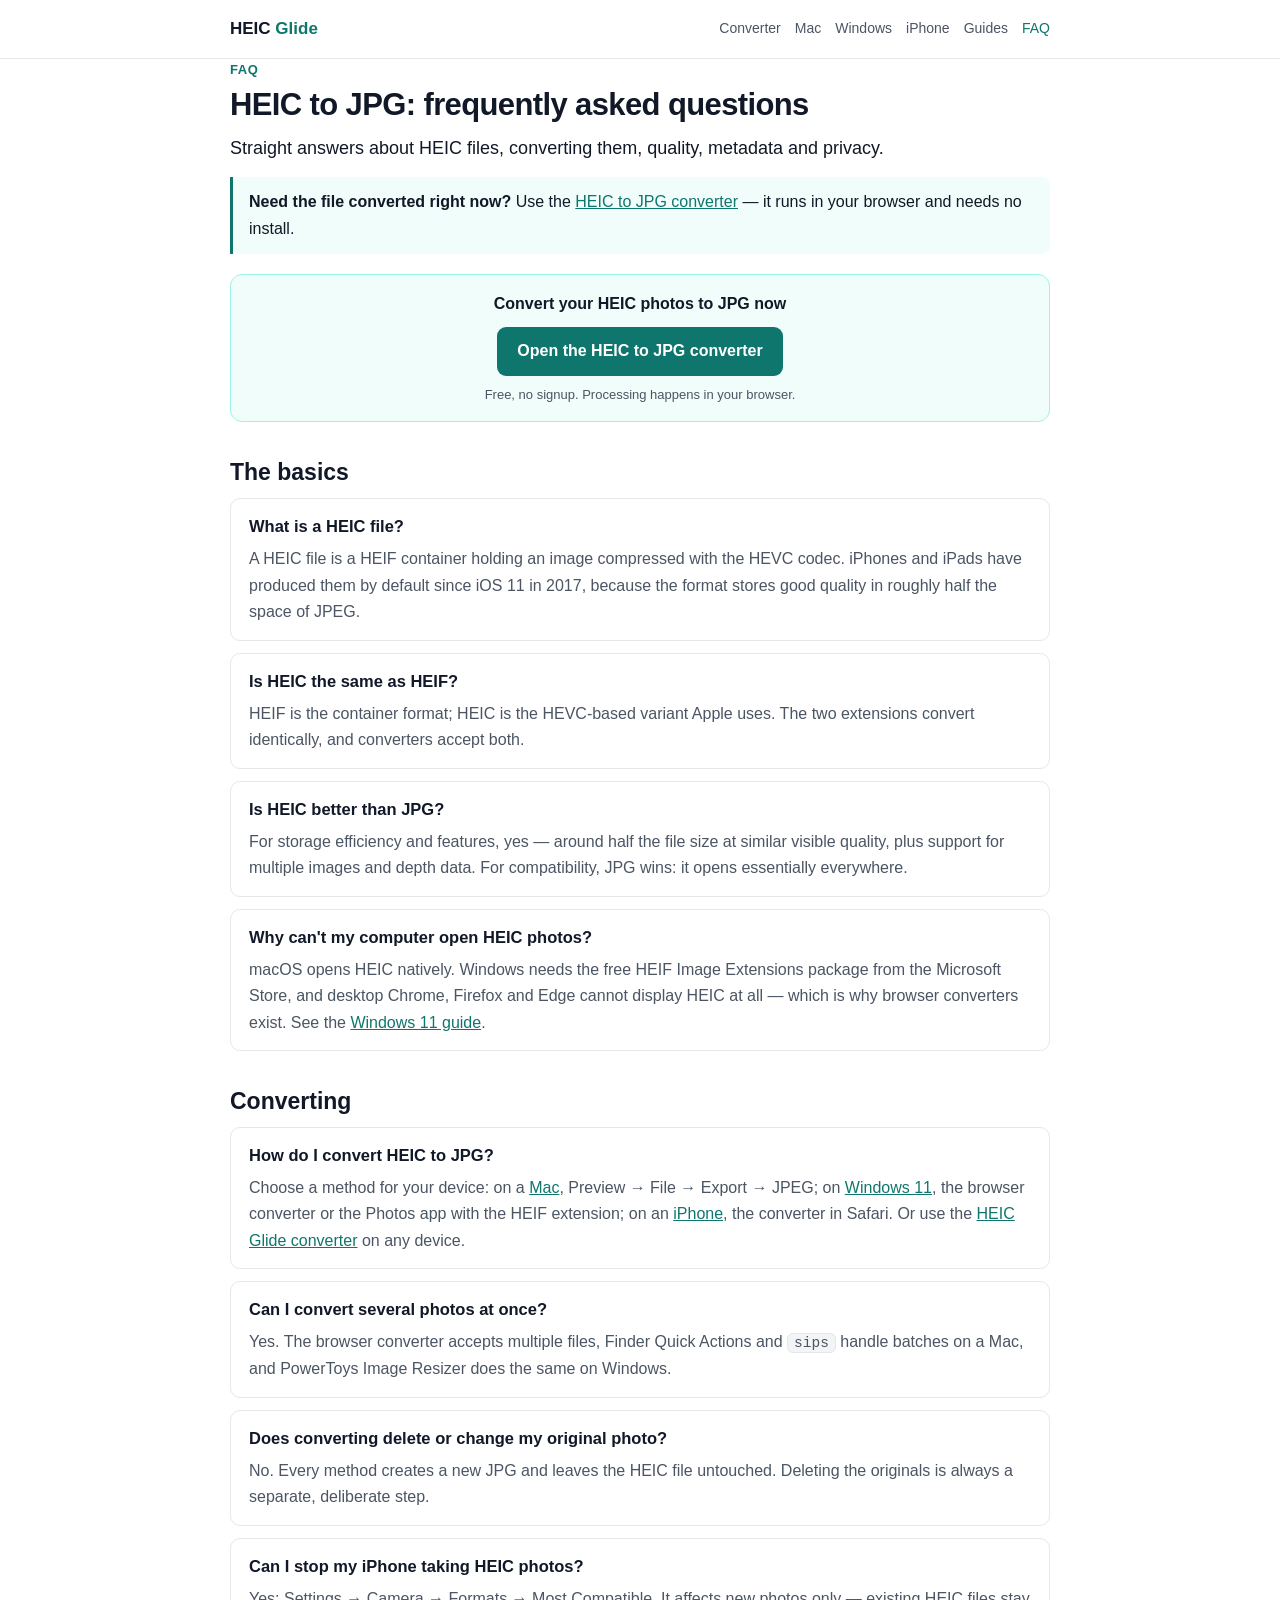
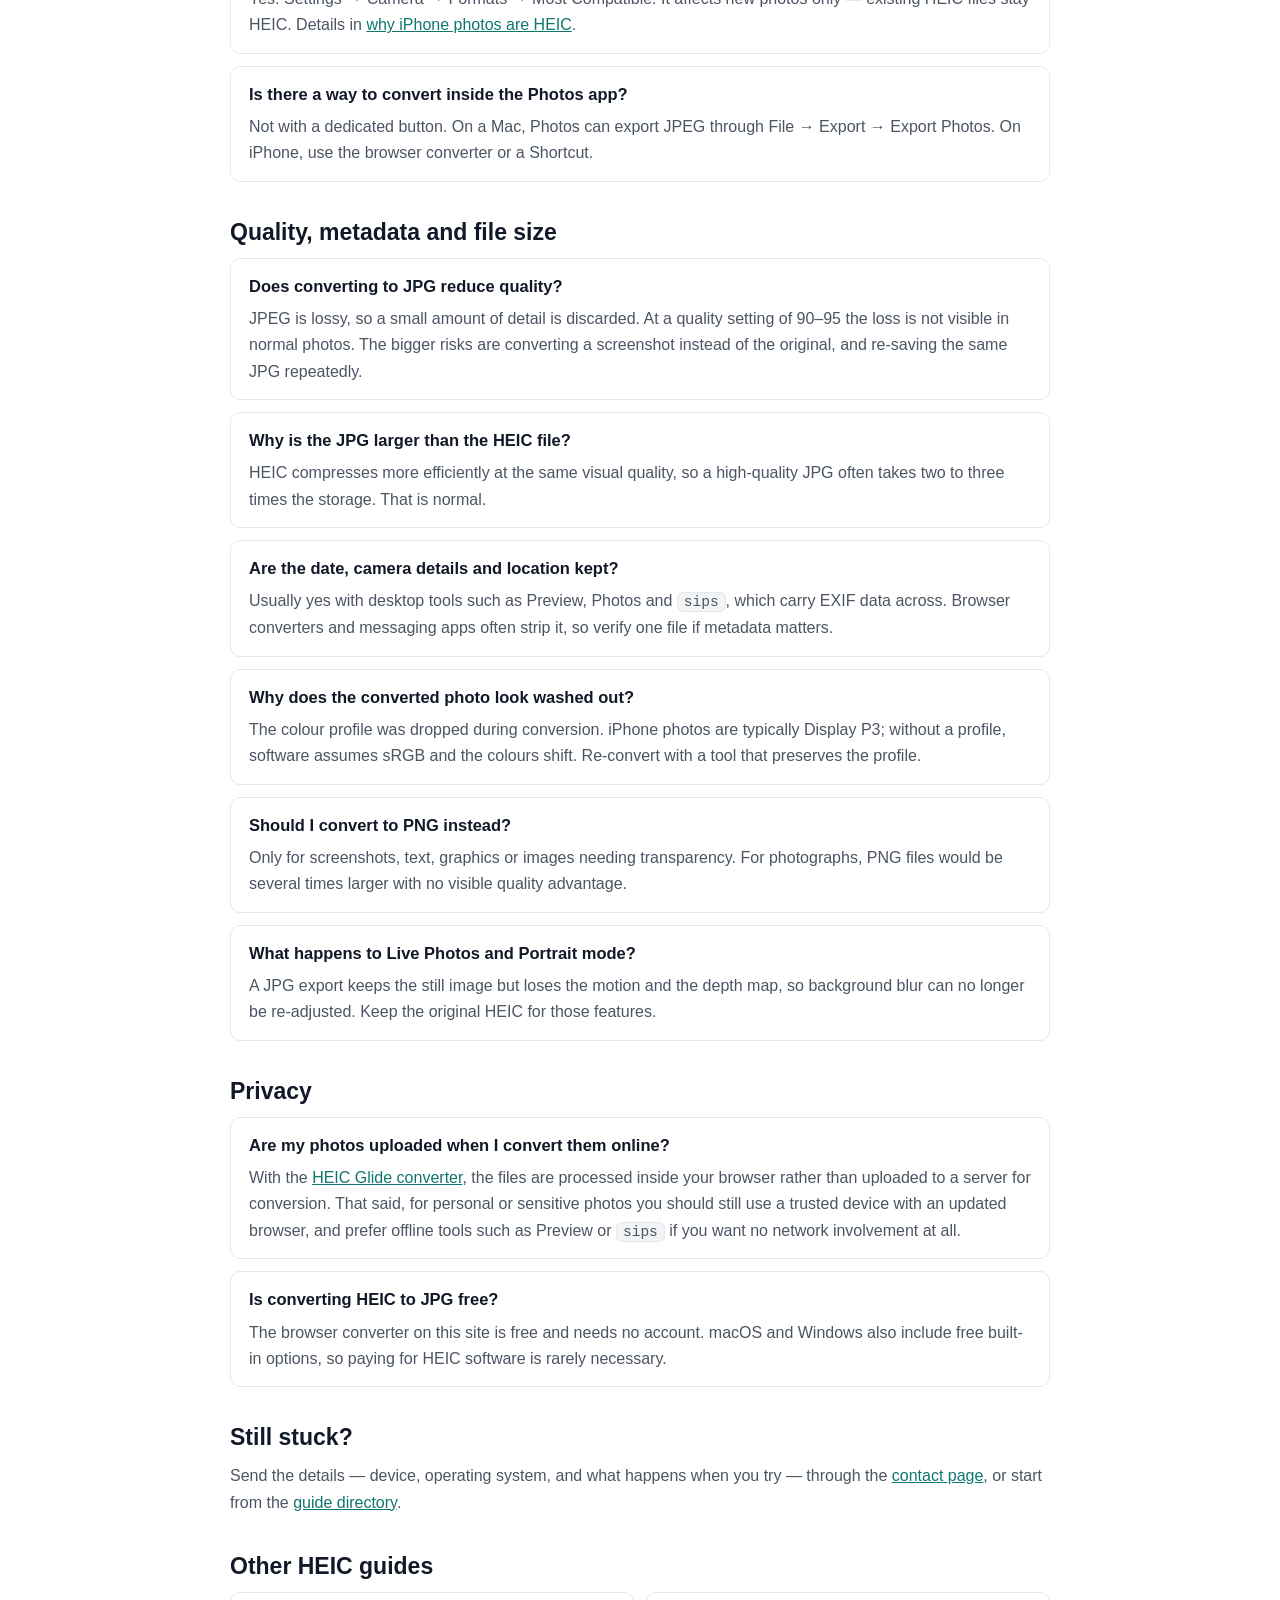
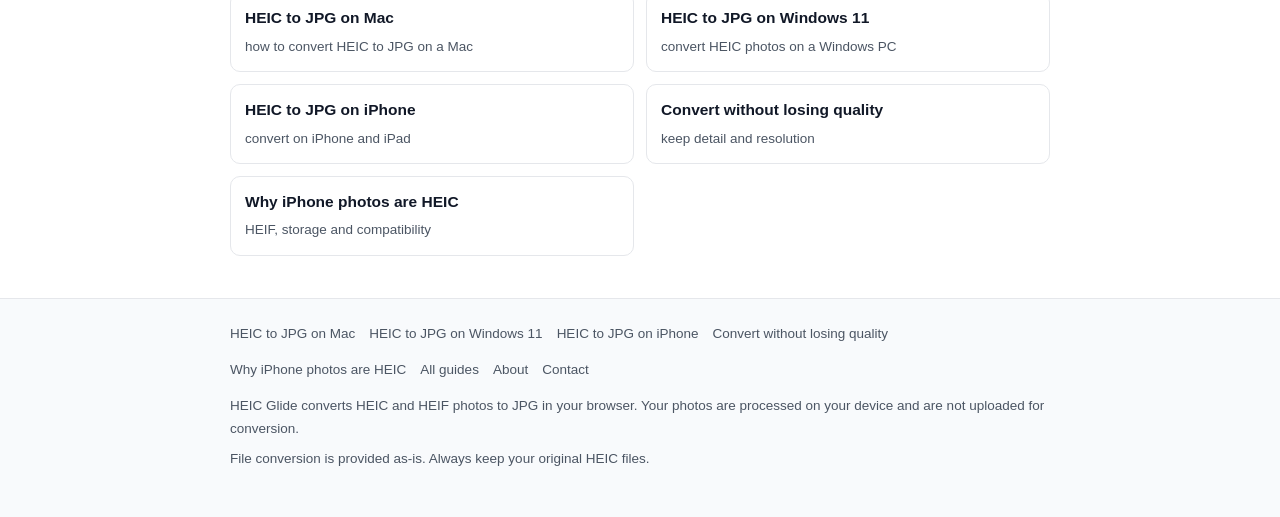
<file: faq.html>
<!doctype html>
<html lang="en">
<head>
<meta charset="utf-8">
<meta name="viewport" content="width=device-width,initial-scale=1">
<title>HEIC to JPG FAQ — Quality, Metadata, Privacy and Compatibility</title>
<meta name="description" content="Answers to the most common HEIC questions: what HEIC is, how to convert it, whether quality is lost, what happens to metadata, and whether photos are uploaded.">
<link rel="canonical" href="https://heicglide.com/faq.html">
<meta name="robots" content="index,follow,max-image-preview:large">
<meta property="og:type" content="article">
<meta property="og:title" content="HEIC to JPG FAQ — Quality, Metadata, Privacy and Compatibility">
<meta property="og:description" content="Answers to the most common HEIC questions: what HEIC is, how to convert it, whether quality is lost, what happens to metadata, and whether photos are uploaded.">
<meta property="og:url" content="https://heicglide.com/faq.html">
<meta property="og:site_name" content="HEIC Glide">
<meta name="twitter:card" content="summary">
<style>
:root{--ink:#111827;--muted:#4b5563;--line:#e5e7eb;--bg:#fff;--soft:#f8fafc;
--brand:#0f766e;--brand-dark:#115e59;--brand-soft:#f0fdfa;--warn:#b45309}
*{box-sizing:border-box}
html{-webkit-text-size-adjust:100%}
body{margin:0;background:var(--bg);color:var(--ink);
 font:16px/1.65 -apple-system,BlinkMacSystemFont,"Segoe UI",Roboto,Helvetica,Arial,sans-serif}
.wrap{max-width:860px;margin:0 auto;padding:0 20px}
header.site{border-bottom:1px solid var(--line);background:#fff;position:sticky;top:0;z-index:20}
header.site .wrap{display:flex;align-items:center;gap:16px;min-height:58px;flex-wrap:wrap}
.brand{font-weight:700;font-size:17px;color:var(--ink);text-decoration:none}
.brand span{color:var(--brand)}
nav.main{display:flex;gap:14px;flex-wrap:wrap;margin-left:auto}
nav.main a{color:var(--muted);text-decoration:none;font-size:14px;font-weight:500}
nav.main a:hover,nav.main a[aria-current="page"]{color:var(--brand)}
main{padding:26px 0 8px}
.eyebrow{color:var(--brand);font-size:13px;font-weight:600;letter-spacing:.04em;text-transform:uppercase;margin:0 0 6px}
h1{font-size:31px;line-height:1.2;margin:0 0 10px;letter-spacing:-.02em}
h2{font-size:23px;line-height:1.3;margin:36px 0 10px}
h3{font-size:18px;margin:22px 0 6px}
p{margin:0 0 14px;color:var(--muted)}
p.lead{font-size:18px;color:var(--ink)}
ul,ol{color:var(--muted);padding-left:22px;margin:0 0 16px}
li{margin:6px 0}
a{color:var(--brand)}
.answer{border-left:3px solid var(--brand);background:var(--brand-soft);padding:12px 16px;border-radius:0 8px 8px 0;margin:0 0 18px}
.answer p{margin:0;color:var(--ink)}
.cta{border:1px solid #99f6e4;background:var(--brand-soft);border-radius:12px;padding:16px 18px;margin:20px 0;text-align:center}
.cta p{margin:0 0 10px;color:var(--ink);font-weight:600}
.cta a.btn{display:inline-block;background:var(--brand);color:#fff;text-decoration:none;
 padding:11px 20px;border-radius:9px;font-weight:600}
.cta a.btn:hover{background:var(--brand-dark)}
.cta .sub{display:block;margin-top:8px;font-size:13px;color:var(--muted);font-weight:400}
.steps{counter-reset:s;list-style:none;padding:0;margin:0 0 18px}
.steps>li{counter-increment:s;position:relative;padding:0 0 0 42px;margin:0 0 16px;color:var(--muted)}
.steps>li:before{content:counter(s);position:absolute;left:0;top:1px;width:28px;height:28px;border-radius:50%;
 background:var(--brand);color:#fff;font-weight:700;font-size:14px;display:flex;align-items:center;justify-content:center}
.steps>li b{color:var(--ink)}
table{width:100%;border-collapse:collapse;margin:0 0 16px;font-size:15px}
th,td{text-align:left;padding:9px 10px;border-bottom:1px solid var(--line)}
th{background:var(--soft);font-size:13px;text-transform:uppercase;letter-spacing:.03em;color:var(--muted)}
code{background:#f3f4f6;border:1px solid var(--line);border-radius:6px;padding:1px 6px;font-size:14.5px;
 font-family:ui-monospace,SFMono-Regular,Menlo,Consolas,monospace}
pre{background:#111827;color:#f9fafb;border-radius:10px;padding:14px 16px;overflow-x:auto;font-size:14px}
pre code{background:none;border:0;color:inherit;padding:0}
.faq{border:1px solid var(--line);border-radius:10px;padding:14px 18px;margin:0 0 12px}
.faq h3{margin:0 0 6px;font-size:16.5px}
.faq p{margin:0}
.note{font-size:13.5px;color:var(--muted);background:var(--soft);border:1px solid var(--line);border-radius:10px;padding:12px 14px}
.warn{font-size:14px;background:#fffbeb;border:1px solid #fde68a;border-radius:10px;padding:12px 14px;color:#78350f}
.tw{overflow-x:auto;-webkit-overflow-scrolling:touch;margin:0 0 16px;border-radius:10px}
.tw table{margin:0;min-width:540px}
.cards{display:grid;grid-template-columns:1fr 1fr;gap:12px;margin:8px 0 4px}
@media(max-width:560px){.cards{grid-template-columns:1fr}}
.card{border:1px solid var(--line);border-radius:10px;padding:12px 14px;text-decoration:none;display:block}
.card:hover{border-color:var(--brand);background:var(--brand-soft)}
.card b{display:block;color:var(--ink);font-size:15.5px;margin-bottom:2px}
.card span{color:var(--muted);font-size:13.5px}
footer.site{border-top:1px solid var(--line);margin-top:42px;padding:24px 0 40px;background:var(--soft)}
footer.site p{font-size:13.5px;margin:0 0 8px}
footer.site a{color:var(--muted);text-decoration:none;font-size:13.5px}
footer.site a:hover{color:var(--brand)}
.footlinks{display:flex;gap:14px;flex-wrap:wrap}
</style>
<script type="application/ld+json">{"@context": "https://schema.org", "@type": "BreadcrumbList", "itemListElement": [{"@type": "ListItem", "position": 1, "name": "HEIC to JPG converter", "item": "https://heicglide.com/"}, {"@type": "ListItem", "position": 2, "name": "HEIC FAQ", "item": "https://heicglide.com/faq.html"}]}</script>
<script type="application/ld+json">{"@context": "https://schema.org", "@type": "FAQPage", "mainEntity": [{"@type": "Question", "name": "What is a HEIC file?", "acceptedAnswer": {"@type": "Answer", "text": "A HEIC file is a HEIF container holding an image compressed with the HEVC codec. iPhones and iPads have produced them by default since iOS 11 in 2017, because the format stores good quality in roughly half the space of JPEG."}}, {"@type": "Question", "name": "Why can't my computer open HEIC photos?", "acceptedAnswer": {"@type": "Answer", "text": "macOS opens HEIC natively. Windows needs the free HEIF Image Extensions package from the Microsoft Store, and desktop Chrome, Firefox and Edge cannot display HEIC at all, which is why browser converters exist."}}, {"@type": "Question", "name": "Does converting to JPG reduce quality?", "acceptedAnswer": {"@type": "Answer", "text": "JPEG is lossy, so a small amount of detail is discarded. At a quality setting of 90-95 the loss is not visible in normal photos. The bigger risks are converting a screenshot instead of the original, and re-saving the same JPG repeatedly."}}, {"@type": "Question", "name": "Does converting delete or change my original photo?", "acceptedAnswer": {"@type": "Answer", "text": "No. Every method creates a new JPG and leaves the HEIC file untouched. Deleting the originals is always a separate, deliberate step."}}, {"@type": "Question", "name": "Are my photos uploaded when I convert them online?", "acceptedAnswer": {"@type": "Answer", "text": "With the HEIC Glide converter, files are processed inside your browser rather than uploaded to a server for conversion. For sensitive photos, still use a trusted device with an updated browser, or an offline tool such as Preview or sips."}}, {"@type": "Question", "name": "Can I stop my iPhone taking HEIC photos?", "acceptedAnswer": {"@type": "Answer", "text": "Yes: Settings, Camera, Formats, Most Compatible. It affects new photos only; existing HEIC files stay HEIC until converted."}}]}</script>
</head>
<body>
<header class="site"><div class="wrap"><a class="brand" href="/">HEIC <span>Glide</span></a><nav class="main" aria-label="Main"><a href="/">Converter</a><a href="heic-to-jpg-mac.html">Mac</a><a href="heic-to-jpg-windows-11.html">Windows</a><a href="heic-to-jpg-iphone.html">iPhone</a><a href="guides.html">Guides</a><a href="faq.html" aria-current="page">FAQ</a></nav></div></header>
<main class="wrap">

<p class="eyebrow">FAQ</p>
<h1>HEIC to JPG: frequently asked questions</h1>
<p class="lead">Straight answers about HEIC files, converting them, quality, metadata and privacy.</p>

<div class="answer"><p><b>Need the file converted right now?</b> Use the <a href="/">HEIC to JPG converter</a> &mdash; it runs in your browser and needs no install.</p></div>

<div class="cta"><p>Convert your HEIC photos to JPG now</p><a class="btn" href="/">Open the HEIC to JPG converter</a><span class="sub">Free, no signup. Processing happens in your browser.</span></div>

<h2>The basics</h2>
<div class="faq"><h3>What is a HEIC file?</h3><p>A HEIC file is a HEIF container holding an image compressed with the HEVC codec. iPhones and iPads have produced them by default since iOS 11 in 2017, because the format stores good quality in roughly half the space of JPEG.</p></div>
<div class="faq"><h3>Is HEIC the same as HEIF?</h3><p>HEIF is the container format; HEIC is the HEVC-based variant Apple uses. The two extensions convert identically, and converters accept both.</p></div>
<div class="faq"><h3>Is HEIC better than JPG?</h3><p>For storage efficiency and features, yes &mdash; around half the file size at similar visible quality, plus support for multiple images and depth data. For compatibility, JPG wins: it opens essentially everywhere.</p></div>
<div class="faq"><h3>Why can't my computer open HEIC photos?</h3><p>macOS opens HEIC natively. Windows needs the free HEIF Image Extensions package from the Microsoft Store, and desktop Chrome, Firefox and Edge cannot display HEIC at all &mdash; which is why browser converters exist. See the <a href="heic-to-jpg-windows-11.html">Windows 11 guide</a>.</p></div>

<h2>Converting</h2>
<div class="faq"><h3>How do I convert HEIC to JPG?</h3><p>Choose a method for your device: on a <a href="heic-to-jpg-mac.html">Mac</a>, Preview &rarr; File &rarr; Export &rarr; JPEG; on <a href="heic-to-jpg-windows-11.html">Windows 11</a>, the browser converter or the Photos app with the HEIF extension; on an <a href="heic-to-jpg-iphone.html">iPhone</a>, the converter in Safari. Or use the <a href="/">HEIC Glide converter</a> on any device.</p></div>
<div class="faq"><h3>Can I convert several photos at once?</h3><p>Yes. The browser converter accepts multiple files, Finder Quick Actions and <code>sips</code> handle batches on a Mac, and PowerToys Image Resizer does the same on Windows.</p></div>
<div class="faq"><h3>Does converting delete or change my original photo?</h3><p>No. Every method creates a new JPG and leaves the HEIC file untouched. Deleting the originals is always a separate, deliberate step.</p></div>
<div class="faq"><h3>Can I stop my iPhone taking HEIC photos?</h3><p>Yes: Settings &rarr; Camera &rarr; Formats &rarr; Most Compatible. It affects new photos only &mdash; existing HEIC files stay HEIC. Details in <a href="why-iphone-photos-are-heic.html">why iPhone photos are HEIC</a>.</p></div>
<div class="faq"><h3>Is there a way to convert inside the Photos app?</h3><p>Not with a dedicated button. On a Mac, Photos can export JPEG through File &rarr; Export &rarr; Export Photos. On iPhone, use the browser converter or a Shortcut.</p></div>

<h2>Quality, metadata and file size</h2>
<div class="faq"><h3>Does converting to JPG reduce quality?</h3><p>JPEG is lossy, so a small amount of detail is discarded. At a quality setting of 90&ndash;95 the loss is not visible in normal photos. The bigger risks are converting a screenshot instead of the original, and re-saving the same JPG repeatedly.</p></div>
<div class="faq"><h3>Why is the JPG larger than the HEIC file?</h3><p>HEIC compresses more efficiently at the same visual quality, so a high-quality JPG often takes two to three times the storage. That is normal.</p></div>
<div class="faq"><h3>Are the date, camera details and location kept?</h3><p>Usually yes with desktop tools such as Preview, Photos and <code>sips</code>, which carry EXIF data across. Browser converters and messaging apps often strip it, so verify one file if metadata matters.</p></div>
<div class="faq"><h3>Why does the converted photo look washed out?</h3><p>The colour profile was dropped during conversion. iPhone photos are typically Display&nbsp;P3; without a profile, software assumes sRGB and the colours shift. Re-convert with a tool that preserves the profile.</p></div>
<div class="faq"><h3>Should I convert to PNG instead?</h3><p>Only for screenshots, text, graphics or images needing transparency. For photographs, PNG files would be several times larger with no visible quality advantage.</p></div>
<div class="faq"><h3>What happens to Live Photos and Portrait mode?</h3><p>A JPG export keeps the still image but loses the motion and the depth map, so background blur can no longer be re-adjusted. Keep the original HEIC for those features.</p></div>

<h2>Privacy</h2>
<div class="faq"><h3>Are my photos uploaded when I convert them online?</h3><p>With the <a href="/">HEIC Glide converter</a>, the files are processed inside your browser rather than uploaded to a server for conversion. That said, for personal or sensitive photos you should still use a trusted device with an updated browser, and prefer offline tools such as Preview or <code>sips</code> if you want no network involvement at all.</p></div>
<div class="faq"><h3>Is converting HEIC to JPG free?</h3><p>The browser converter on this site is free and needs no account. macOS and Windows also include free built-in options, so paying for HEIC software is rarely necessary.</p></div>

<h2>Still stuck?</h2>
<p>Send the details &mdash; device, operating system, and what happens when you try &mdash; through the <a href="contact.html">contact page</a>, or start from the <a href="guides.html">guide directory</a>.</p>

<h2>Other HEIC guides</h2><div class="cards"><a class="card" href="heic-to-jpg-mac.html"><b>HEIC to JPG on Mac</b><span>how to convert HEIC to JPG on a Mac</span></a><a class="card" href="heic-to-jpg-windows-11.html"><b>HEIC to JPG on Windows 11</b><span>convert HEIC photos on a Windows PC</span></a><a class="card" href="heic-to-jpg-iphone.html"><b>HEIC to JPG on iPhone</b><span>convert on iPhone and iPad</span></a><a class="card" href="convert-heic-to-jpg-without-losing-quality.html"><b>Convert without losing quality</b><span>keep detail and resolution</span></a><a class="card" href="why-iphone-photos-are-heic.html"><b>Why iPhone photos are HEIC</b><span>HEIF, storage and compatibility</span></a></div>
</main>
<footer class="site"><div class="wrap"><div class="footlinks"><a href="heic-to-jpg-mac.html">HEIC to JPG on Mac</a><a href="heic-to-jpg-windows-11.html">HEIC to JPG on Windows 11</a><a href="heic-to-jpg-iphone.html">HEIC to JPG on iPhone</a><a href="convert-heic-to-jpg-without-losing-quality.html">Convert without losing quality</a><a href="why-iphone-photos-are-heic.html">Why iPhone photos are HEIC</a><a href="guides.html">All guides</a><a href="about.html">About</a><a href="contact.html">Contact</a></div><p style="margin-top:14px">HEIC Glide converts HEIC and HEIF photos to JPG in your browser. Your photos are processed on your device and are not uploaded for conversion.</p><p>File conversion is provided as-is. Always keep your original HEIC files.</p></div></footer>
</body>
</html>
</file>
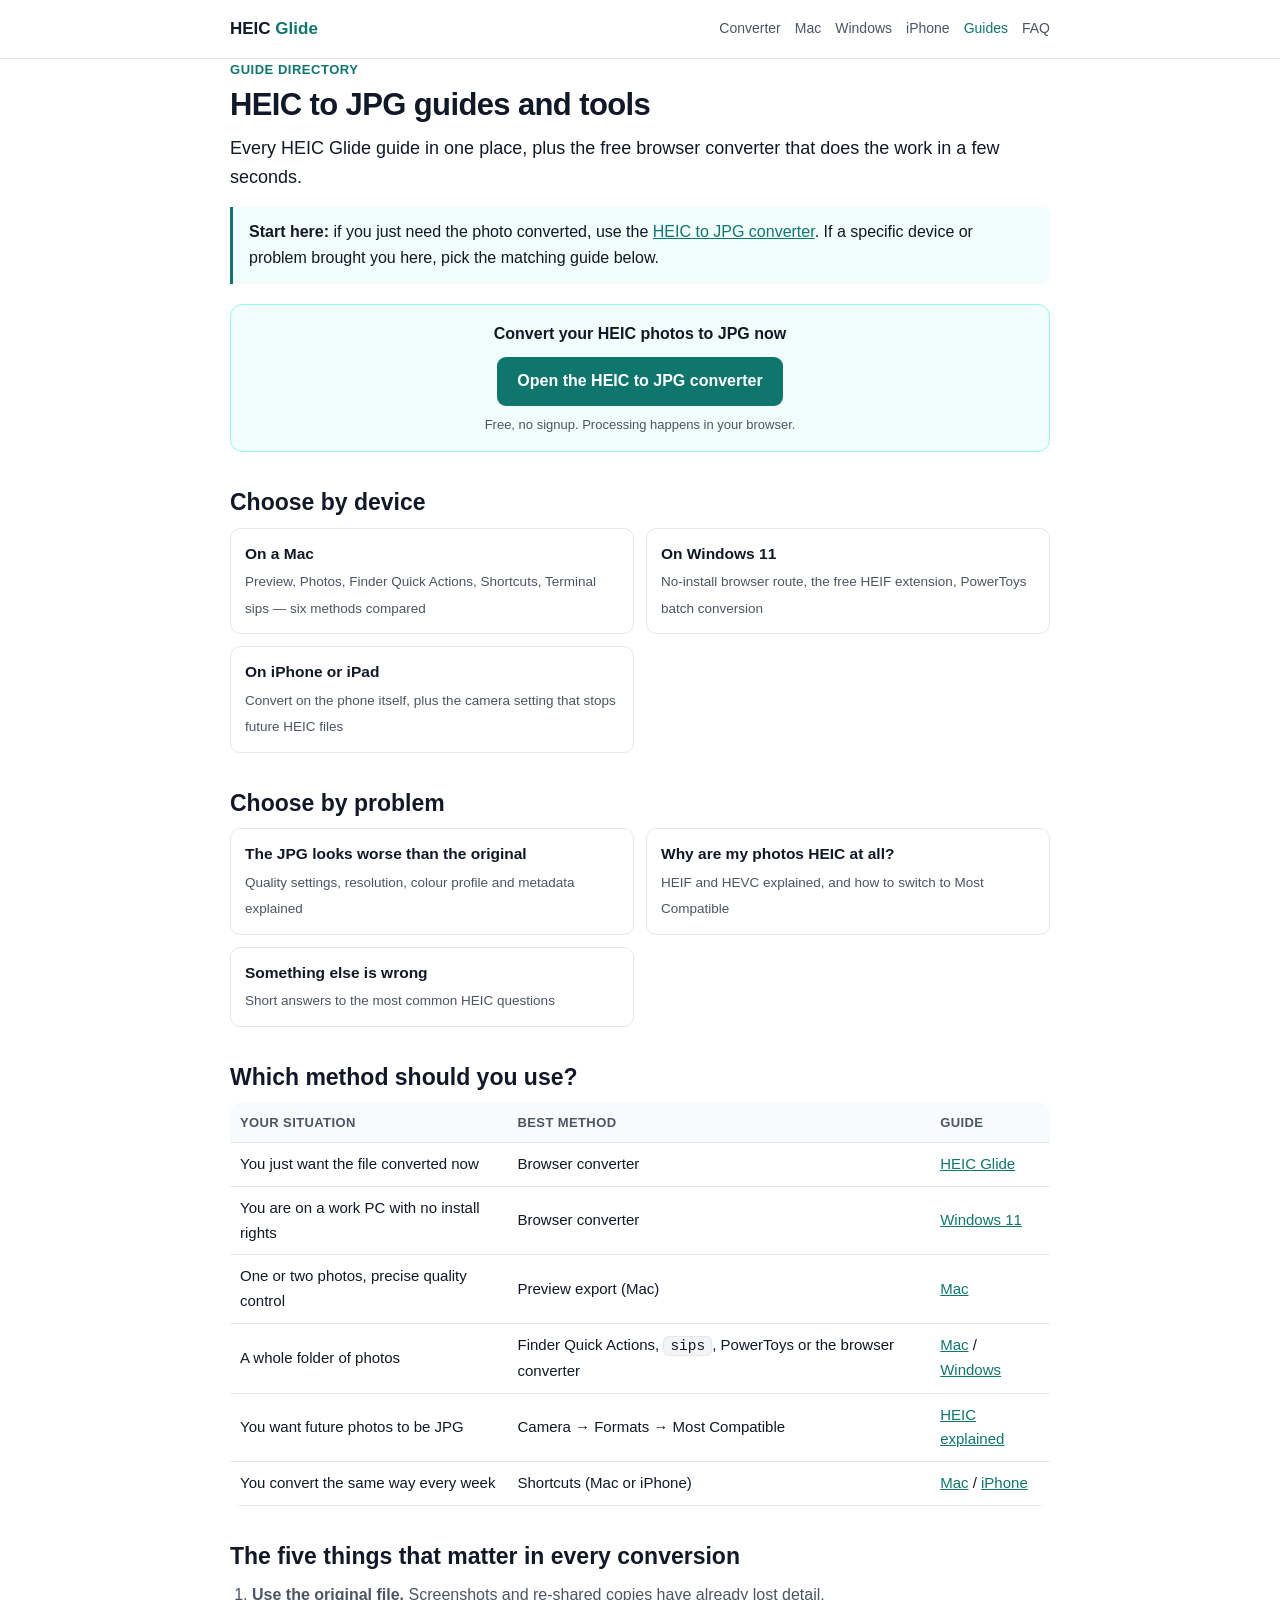
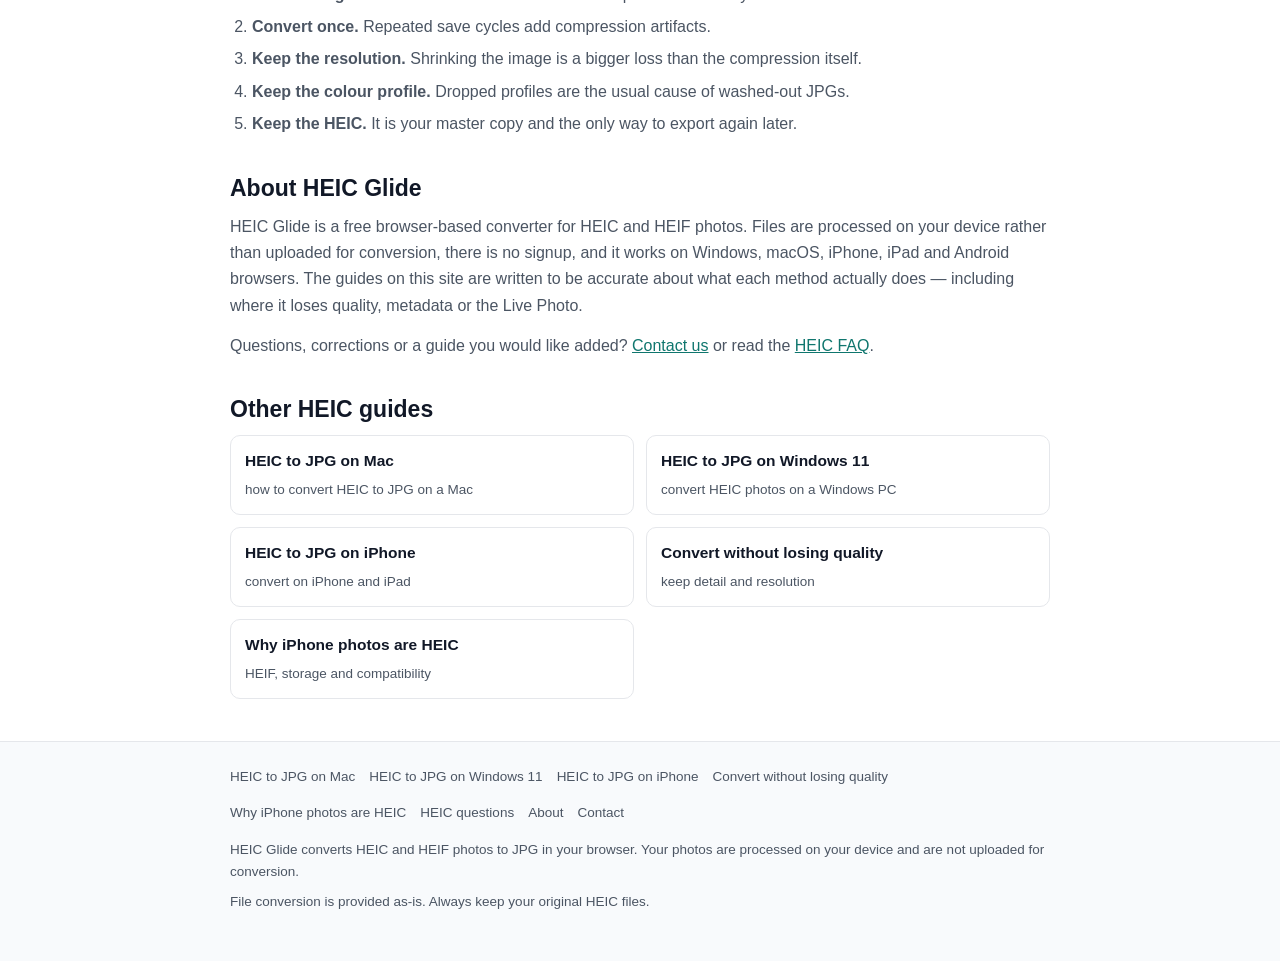
<file: guides.html>
<!doctype html>
<html lang="en">
<head>
<meta charset="utf-8">
<meta name="viewport" content="width=device-width,initial-scale=1">
<title>HEIC to JPG Guides and Tools — Every Device, Every Method</title>
<meta name="description" content="Directory of HEIC Glide guides: convert HEIC to JPG on Mac, Windows 11, iPhone and iPad, keep quality, and understand why iPhone photos are HEIC.">
<link rel="canonical" href="https://heicglide.com/guides.html">
<meta name="robots" content="index,follow,max-image-preview:large">
<meta property="og:type" content="article">
<meta property="og:title" content="HEIC to JPG Guides and Tools — Every Device, Every Method">
<meta property="og:description" content="Directory of HEIC Glide guides: convert HEIC to JPG on Mac, Windows 11, iPhone and iPad, keep quality, and understand why iPhone photos are HEIC.">
<meta property="og:url" content="https://heicglide.com/guides.html">
<meta property="og:site_name" content="HEIC Glide">
<meta name="twitter:card" content="summary">
<style>
:root{--ink:#111827;--muted:#4b5563;--line:#e5e7eb;--bg:#fff;--soft:#f8fafc;
--brand:#0f766e;--brand-dark:#115e59;--brand-soft:#f0fdfa;--warn:#b45309}
*{box-sizing:border-box}
html{-webkit-text-size-adjust:100%}
body{margin:0;background:var(--bg);color:var(--ink);
 font:16px/1.65 -apple-system,BlinkMacSystemFont,"Segoe UI",Roboto,Helvetica,Arial,sans-serif}
.wrap{max-width:860px;margin:0 auto;padding:0 20px}
header.site{border-bottom:1px solid var(--line);background:#fff;position:sticky;top:0;z-index:20}
header.site .wrap{display:flex;align-items:center;gap:16px;min-height:58px;flex-wrap:wrap}
.brand{font-weight:700;font-size:17px;color:var(--ink);text-decoration:none}
.brand span{color:var(--brand)}
nav.main{display:flex;gap:14px;flex-wrap:wrap;margin-left:auto}
nav.main a{color:var(--muted);text-decoration:none;font-size:14px;font-weight:500}
nav.main a:hover,nav.main a[aria-current="page"]{color:var(--brand)}
main{padding:26px 0 8px}
.eyebrow{color:var(--brand);font-size:13px;font-weight:600;letter-spacing:.04em;text-transform:uppercase;margin:0 0 6px}
h1{font-size:31px;line-height:1.2;margin:0 0 10px;letter-spacing:-.02em}
h2{font-size:23px;line-height:1.3;margin:36px 0 10px}
h3{font-size:18px;margin:22px 0 6px}
p{margin:0 0 14px;color:var(--muted)}
p.lead{font-size:18px;color:var(--ink)}
ul,ol{color:var(--muted);padding-left:22px;margin:0 0 16px}
li{margin:6px 0}
a{color:var(--brand)}
.answer{border-left:3px solid var(--brand);background:var(--brand-soft);padding:12px 16px;border-radius:0 8px 8px 0;margin:0 0 18px}
.answer p{margin:0;color:var(--ink)}
.cta{border:1px solid #99f6e4;background:var(--brand-soft);border-radius:12px;padding:16px 18px;margin:20px 0;text-align:center}
.cta p{margin:0 0 10px;color:var(--ink);font-weight:600}
.cta a.btn{display:inline-block;background:var(--brand);color:#fff;text-decoration:none;
 padding:11px 20px;border-radius:9px;font-weight:600}
.cta a.btn:hover{background:var(--brand-dark)}
.cta .sub{display:block;margin-top:8px;font-size:13px;color:var(--muted);font-weight:400}
.steps{counter-reset:s;list-style:none;padding:0;margin:0 0 18px}
.steps>li{counter-increment:s;position:relative;padding:0 0 0 42px;margin:0 0 16px;color:var(--muted)}
.steps>li:before{content:counter(s);position:absolute;left:0;top:1px;width:28px;height:28px;border-radius:50%;
 background:var(--brand);color:#fff;font-weight:700;font-size:14px;display:flex;align-items:center;justify-content:center}
.steps>li b{color:var(--ink)}
table{width:100%;border-collapse:collapse;margin:0 0 16px;font-size:15px}
th,td{text-align:left;padding:9px 10px;border-bottom:1px solid var(--line)}
th{background:var(--soft);font-size:13px;text-transform:uppercase;letter-spacing:.03em;color:var(--muted)}
code{background:#f3f4f6;border:1px solid var(--line);border-radius:6px;padding:1px 6px;font-size:14.5px;
 font-family:ui-monospace,SFMono-Regular,Menlo,Consolas,monospace}
pre{background:#111827;color:#f9fafb;border-radius:10px;padding:14px 16px;overflow-x:auto;font-size:14px}
pre code{background:none;border:0;color:inherit;padding:0}
.faq{border:1px solid var(--line);border-radius:10px;padding:14px 18px;margin:0 0 12px}
.faq h3{margin:0 0 6px;font-size:16.5px}
.faq p{margin:0}
.note{font-size:13.5px;color:var(--muted);background:var(--soft);border:1px solid var(--line);border-radius:10px;padding:12px 14px}
.warn{font-size:14px;background:#fffbeb;border:1px solid #fde68a;border-radius:10px;padding:12px 14px;color:#78350f}
.tw{overflow-x:auto;-webkit-overflow-scrolling:touch;margin:0 0 16px;border-radius:10px}
.tw table{margin:0;min-width:540px}
.cards{display:grid;grid-template-columns:1fr 1fr;gap:12px;margin:8px 0 4px}
@media(max-width:560px){.cards{grid-template-columns:1fr}}
.card{border:1px solid var(--line);border-radius:10px;padding:12px 14px;text-decoration:none;display:block}
.card:hover{border-color:var(--brand);background:var(--brand-soft)}
.card b{display:block;color:var(--ink);font-size:15.5px;margin-bottom:2px}
.card span{color:var(--muted);font-size:13.5px}
footer.site{border-top:1px solid var(--line);margin-top:42px;padding:24px 0 40px;background:var(--soft)}
footer.site p{font-size:13.5px;margin:0 0 8px}
footer.site a{color:var(--muted);text-decoration:none;font-size:13.5px}
footer.site a:hover{color:var(--brand)}
.footlinks{display:flex;gap:14px;flex-wrap:wrap}
</style>
<script type="application/ld+json">{"@context": "https://schema.org", "@type": "BreadcrumbList", "itemListElement": [{"@type": "ListItem", "position": 1, "name": "HEIC to JPG converter", "item": "https://heicglide.com/"}, {"@type": "ListItem", "position": 2, "name": "Guides", "item": "https://heicglide.com/guides.html"}]}</script>
<script type="application/ld+json">{"@context": "https://schema.org", "@type": "CollectionPage", "name": "HEIC to JPG guides and tools", "description": "Guides for converting HEIC and HEIF photos to JPG on Mac, Windows, iPhone and iPad."}</script>
</head>
<body>
<header class="site"><div class="wrap"><a class="brand" href="/">HEIC <span>Glide</span></a><nav class="main" aria-label="Main"><a href="/">Converter</a><a href="heic-to-jpg-mac.html">Mac</a><a href="heic-to-jpg-windows-11.html">Windows</a><a href="heic-to-jpg-iphone.html">iPhone</a><a href="guides.html" aria-current="page">Guides</a><a href="faq.html">FAQ</a></nav></div></header>
<main class="wrap">

<p class="eyebrow">Guide directory</p>
<h1>HEIC to JPG guides and tools</h1>
<p class="lead">Every HEIC Glide guide in one place, plus the free browser converter that does the work in a few seconds.</p>

<div class="answer"><p><b>Start here:</b> if you just need the photo converted, use the <a href="/">HEIC to JPG converter</a>. If a specific device or problem brought you here, pick the matching guide below.</p></div>

<div class="cta"><p>Convert your HEIC photos to JPG now</p><a class="btn" href="/">Open the HEIC to JPG converter</a><span class="sub">Free, no signup. Processing happens in your browser.</span></div>

<h2>Choose by device</h2>
<div class="cards">
  <a class="card" href="heic-to-jpg-mac.html"><b>On a Mac</b><span>Preview, Photos, Finder Quick Actions, Shortcuts, Terminal sips &mdash; six methods compared</span></a>
  <a class="card" href="heic-to-jpg-windows-11.html"><b>On Windows 11</b><span>No-install browser route, the free HEIF extension, PowerToys batch conversion</span></a>
  <a class="card" href="heic-to-jpg-iphone.html"><b>On iPhone or iPad</b><span>Convert on the phone itself, plus the camera setting that stops future HEIC files</span></a>
</div>

<h2>Choose by problem</h2>
<div class="cards">
  <a class="card" href="convert-heic-to-jpg-without-losing-quality.html"><b>The JPG looks worse than the original</b><span>Quality settings, resolution, colour profile and metadata explained</span></a>
  <a class="card" href="why-iphone-photos-are-heic.html"><b>Why are my photos HEIC at all?</b><span>HEIF and HEVC explained, and how to switch to Most Compatible</span></a>
  <a class="card" href="faq.html"><b>Something else is wrong</b><span>Short answers to the most common HEIC questions</span></a>
</div>

<h2>Which method should you use?</h2>
<div class="tw"><table>
  <thead><tr><th>Your situation</th><th>Best method</th><th>Guide</th></tr></thead>
  <tbody>
    <tr><td>You just want the file converted now</td><td>Browser converter</td><td><a href="/">HEIC Glide</a></td></tr>
    <tr><td>You are on a work PC with no install rights</td><td>Browser converter</td><td><a href="heic-to-jpg-windows-11.html">Windows 11</a></td></tr>
    <tr><td>One or two photos, precise quality control</td><td>Preview export (Mac)</td><td><a href="heic-to-jpg-mac.html">Mac</a></td></tr>
    <tr><td>A whole folder of photos</td><td>Finder Quick Actions, <code>sips</code>, PowerToys or the browser converter</td><td><a href="heic-to-jpg-mac.html">Mac</a> / <a href="heic-to-jpg-windows-11.html">Windows</a></td></tr>
    <tr><td>You want future photos to be JPG</td><td>Camera &rarr; Formats &rarr; Most Compatible</td><td><a href="why-iphone-photos-are-heic.html">HEIC explained</a></td></tr>
    <tr><td>You convert the same way every week</td><td>Shortcuts (Mac or iPhone)</td><td><a href="heic-to-jpg-mac.html">Mac</a> / <a href="heic-to-jpg-iphone.html">iPhone</a></td></tr>
  </tbody>
</table></div>

<h2>The five things that matter in every conversion</h2>
<ol>
  <li><b>Use the original file.</b> Screenshots and re-shared copies have already lost detail.</li>
  <li><b>Convert once.</b> Repeated save cycles add compression artifacts.</li>
  <li><b>Keep the resolution.</b> Shrinking the image is a bigger loss than the compression itself.</li>
  <li><b>Keep the colour profile.</b> Dropped profiles are the usual cause of washed-out JPGs.</li>
  <li><b>Keep the HEIC.</b> It is your master copy and the only way to export again later.</li>
</ol>

<h2>About HEIC Glide</h2>
<p>HEIC Glide is a free browser-based converter for HEIC and HEIF photos. Files are processed on your device rather than uploaded for conversion, there is no signup, and it works on Windows, macOS, iPhone, iPad and Android browsers. The guides on this site are written to be accurate about what each method actually does &mdash; including where it loses quality, metadata or the Live Photo.</p>
<p>Questions, corrections or a guide you would like added? <a href="contact.html">Contact us</a> or read the <a href="faq.html">HEIC FAQ</a>.</p>

<h2>Other HEIC guides</h2><div class="cards"><a class="card" href="heic-to-jpg-mac.html"><b>HEIC to JPG on Mac</b><span>how to convert HEIC to JPG on a Mac</span></a><a class="card" href="heic-to-jpg-windows-11.html"><b>HEIC to JPG on Windows 11</b><span>convert HEIC photos on a Windows PC</span></a><a class="card" href="heic-to-jpg-iphone.html"><b>HEIC to JPG on iPhone</b><span>convert on iPhone and iPad</span></a><a class="card" href="convert-heic-to-jpg-without-losing-quality.html"><b>Convert without losing quality</b><span>keep detail and resolution</span></a><a class="card" href="why-iphone-photos-are-heic.html"><b>Why iPhone photos are HEIC</b><span>HEIF, storage and compatibility</span></a></div>
</main>
<footer class="site"><div class="wrap"><div class="footlinks"><a href="heic-to-jpg-mac.html">HEIC to JPG on Mac</a><a href="heic-to-jpg-windows-11.html">HEIC to JPG on Windows 11</a><a href="heic-to-jpg-iphone.html">HEIC to JPG on iPhone</a><a href="convert-heic-to-jpg-without-losing-quality.html">Convert without losing quality</a><a href="why-iphone-photos-are-heic.html">Why iPhone photos are HEIC</a><a href="faq.html">HEIC questions</a><a href="about.html">About</a><a href="contact.html">Contact</a></div><p style="margin-top:14px">HEIC Glide converts HEIC and HEIF photos to JPG in your browser. Your photos are processed on your device and are not uploaded for conversion.</p><p>File conversion is provided as-is. Always keep your original HEIC files.</p></div></footer>
</body>
</html>
</file>
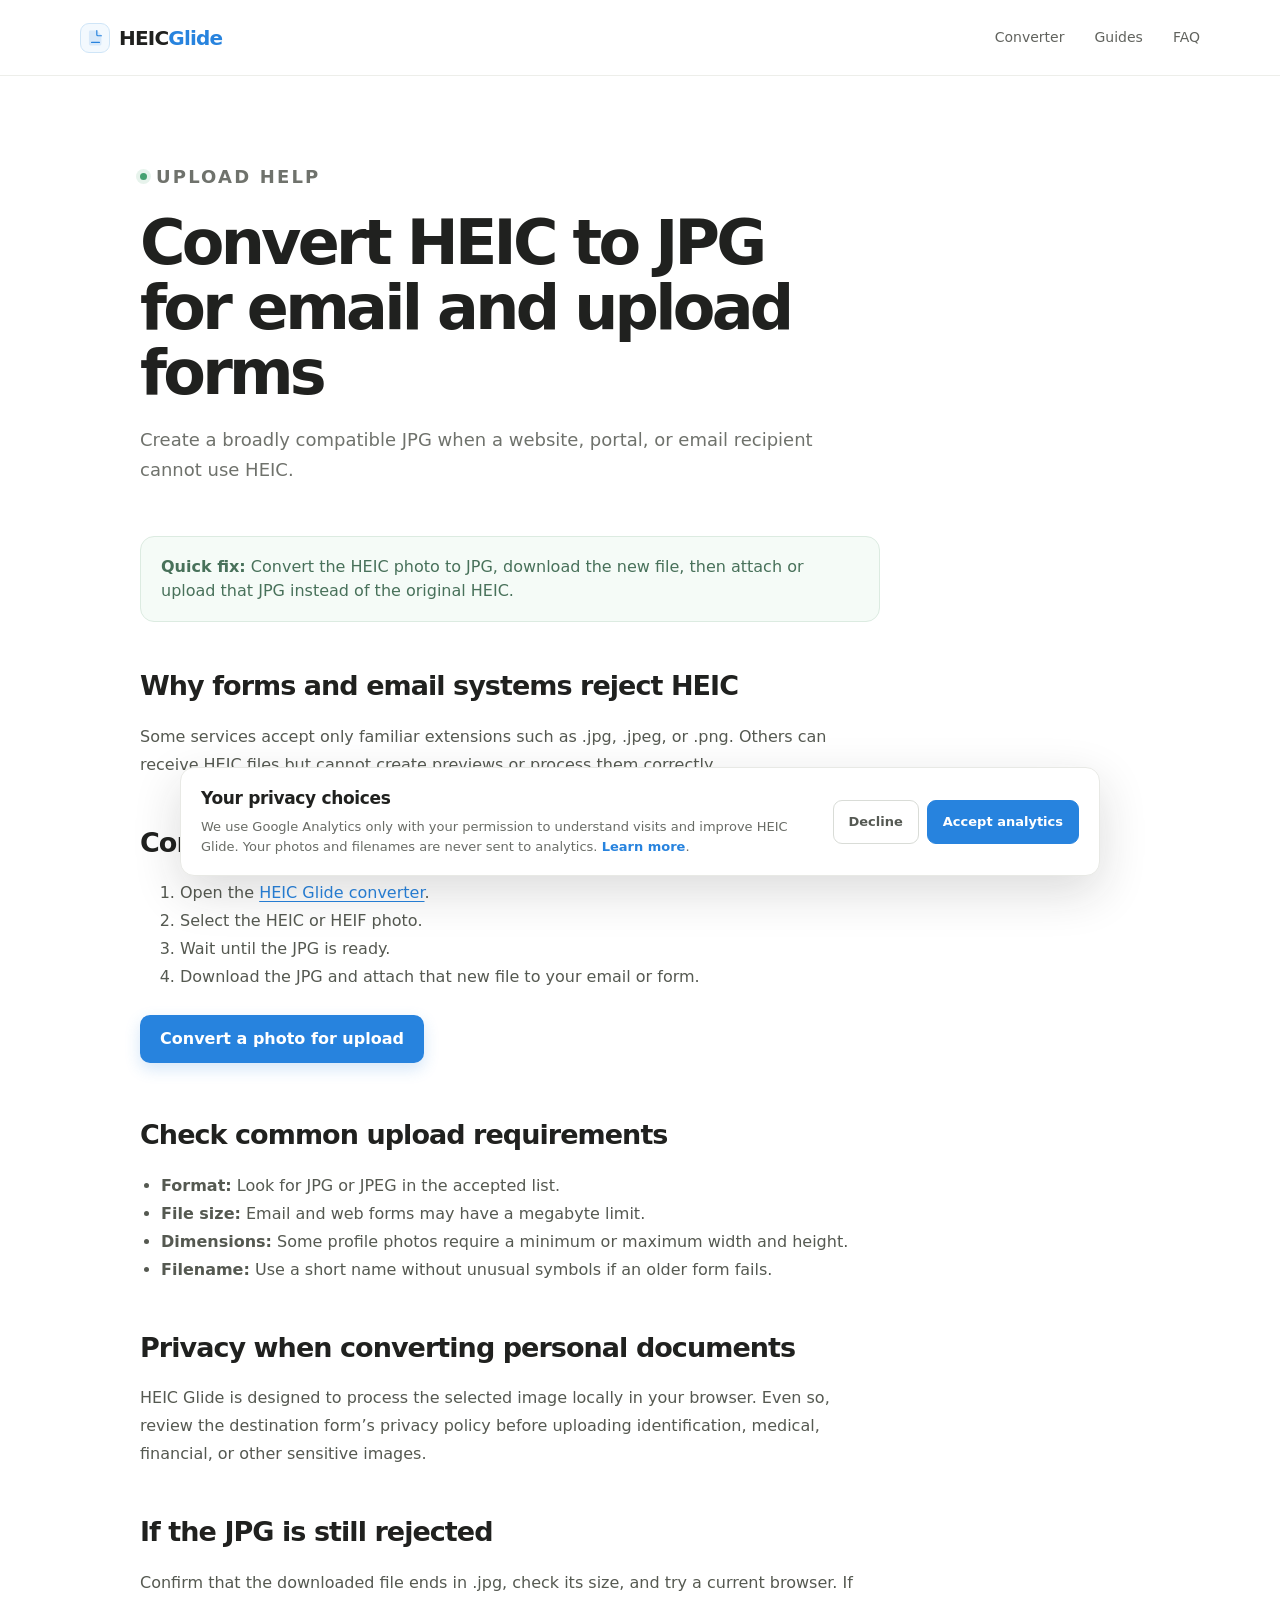
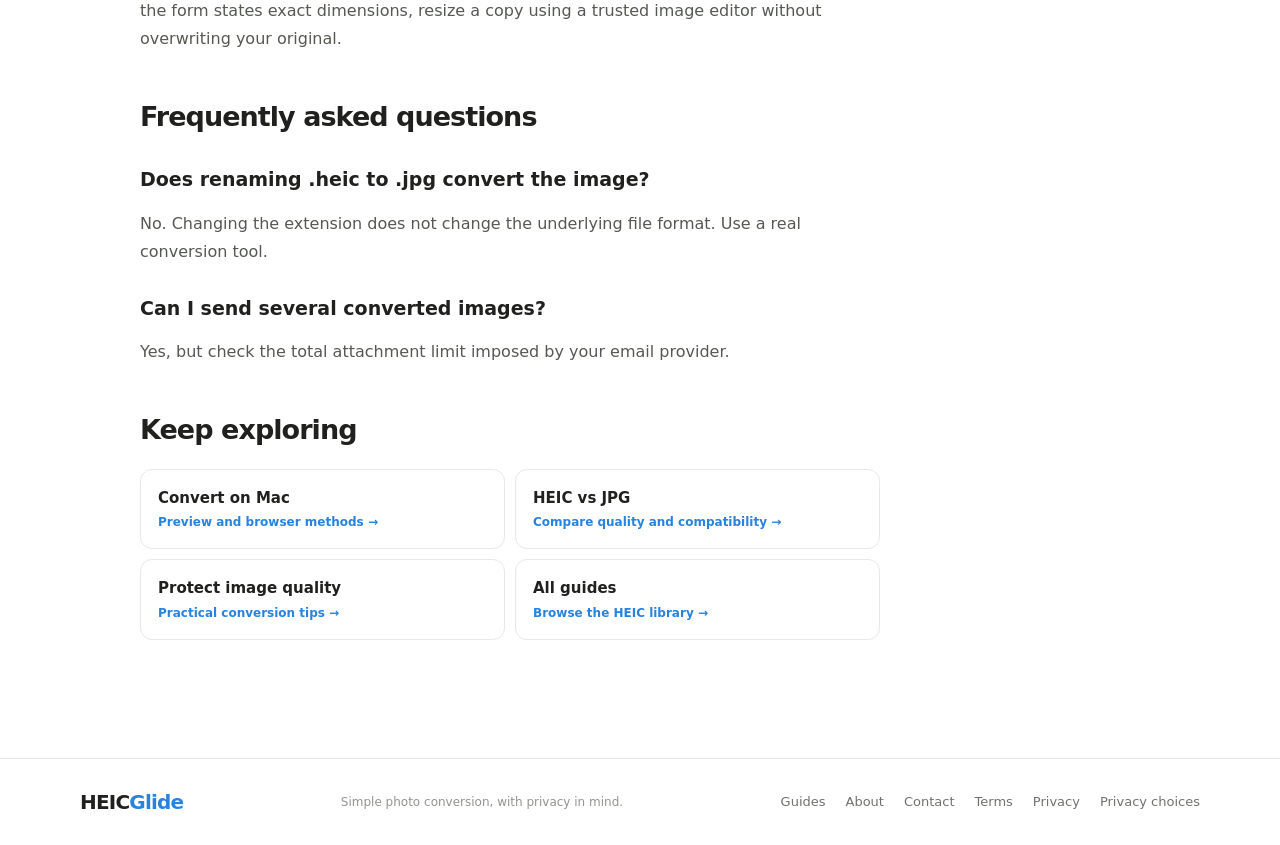
<file: heic-to-jpg-email-upload.html>
<!doctype html>
<html lang="en">
<head>
  <meta charset="utf-8">
  <meta name="viewport" content="width=device-width, initial-scale=1">
  <title>Convert HEIC to JPG for Email & Upload Forms | HEIC Glide</title>
  <meta name="description" content="Fix HEIC upload errors by converting photos to JPG for email, job applications, portals, and online forms.">
  <meta name="robots" content="index,follow">
  <link rel="canonical" href="https://heicglide.com/heic-to-jpg-email-upload.html">
  <meta property="og:type" content="article">
  <meta property="og:url" content="https://heicglide.com/heic-to-jpg-email-upload.html">
  <meta property="og:title" content="Convert HEIC to JPG for Email & Upload Forms | HEIC Glide">
  <meta property="og:description" content="Fix HEIC upload errors by converting photos to JPG for email, job applications, portals, and online forms.">
  <meta property="og:site_name" content="HEIC Glide">
  <meta name="twitter:card" content="summary">
  <link rel="stylesheet" href="styles.css">
  <script type="application/ld+json">{"@context":"https://schema.org","@type":"Article","headline":"Convert HEIC to JPG for Email and Upload Forms","description":"A practical guide to fixing HEIC upload and attachment problems.","mainEntityOfPage":"https://heicglide.com/heic-to-jpg-email-upload.html","publisher":{"@type":"Organization","name":"HEIC Glide","url":"https://heicglide.com/"}}</script>
  <script type="application/ld+json">{"@context":"https://schema.org","@type":"FAQPage","mainEntity":[{"@type":"Question","name":"Why does an upload form reject HEIC?","acceptedAnswer":{"@type":"Answer","text":"The website may allow only specific formats such as JPG, JPEG, or PNG, or its image-processing system may not support HEIC."}},{"@type":"Question","name":"Can I email a JPG created from HEIC?","acceptedAnswer":{"@type":"Answer","text":"Yes. JPG is widely supported by email clients and can be attached like any other photo."}},{"@type":"Question","name":"Are my photos uploaded to HEIC Glide?","acceptedAnswer":{"@type":"Answer","text":"HEIC Glide is designed to convert selected files locally in your browser rather than send them to our server for conversion."}}]}</script>
  <script src="analytics-consent.js" defer></script>
</head>
<body>
  <header class="site-header"><div class="container header-inner"><a class="brand" href="/" aria-label="HEIC Glide home"><span class="brand-mark" aria-hidden="true"><svg viewBox="0 0 32 32" fill="none"><path d="M8 5.5h10.2L25 12.3V26a2 2 0 0 1-2 2H8a2 2 0 0 1-2-2V7.5a2 2 0 0 1 2-2Z" fill="currentColor" opacity=".13"/><path d="M18 5.5v6.2a1.6 1.6 0 0 0 1.6 1.6H25" stroke="currentColor" stroke-width="1.8" stroke-linecap="round"/><path d="M10 23.5h12" stroke="currentColor" stroke-width="1.8" stroke-linecap="round"/></svg></span><span>HEIC<span class="brand-accent">Glide</span></span></a><nav class="nav" aria-label="Main navigation"><a href="/#converter">Converter</a><a href="guides.html">Guides</a><a href="faq.html">FAQ</a></nav></div></header>
  <main class="page-main"><div class="container narrow">
    <div class="page-hero"><p class="eyebrow"><span class="eyebrow-dot"></span> Upload help</p><h1>Convert HEIC to JPG for email and upload forms</h1><p>Create a broadly compatible JPG when a website, portal, or email recipient cannot use HEIC.</p></div>
    <article class="article"><div class="notice"><strong>Quick fix:</strong> Convert the HEIC photo to JPG, download the new file, then attach or upload that JPG instead of the original HEIC.</div>
<h2>Why forms and email systems reject HEIC</h2><p>Some services accept only familiar extensions such as .jpg, .jpeg, or .png. Others can receive HEIC files but cannot create previews or process them correctly.</p>
<h2>Convert before attaching or uploading</h2><ol><li>Open the <a href="/#converter">HEIC Glide converter</a>.</li><li>Select the HEIC or HEIF photo.</li><li>Wait until the JPG is ready.</li><li>Download the JPG and attach that new file to your email or form.</li></ol>
<p><a class="primary-button" href="/#converter">Convert a photo for upload</a></p>
<h2>Check common upload requirements</h2><ul><li><strong>Format:</strong> Look for JPG or JPEG in the accepted list.</li><li><strong>File size:</strong> Email and web forms may have a megabyte limit.</li><li><strong>Dimensions:</strong> Some profile photos require a minimum or maximum width and height.</li><li><strong>Filename:</strong> Use a short name without unusual symbols if an older form fails.</li></ul>
<h2>Privacy when converting personal documents</h2><p>HEIC Glide is designed to process the selected image locally in your browser. Even so, review the destination form’s privacy policy before uploading identification, medical, financial, or other sensitive images.</p>
<h2>If the JPG is still rejected</h2><p>Confirm that the downloaded file ends in .jpg, check its size, and try a current browser. If the form states exact dimensions, resize a copy using a trusted image editor without overwriting your original.</p>
<h2>Frequently asked questions</h2><h3>Does renaming .heic to .jpg convert the image?</h3><p>No. Changing the extension does not change the underlying file format. Use a real conversion tool.</p><h3>Can I send several converted images?</h3><p>Yes, but check the total attachment limit imposed by your email provider.</p><h2>Keep exploring</h2><div class="related-grid"><a href="heic-to-jpg-mac.html"><strong>Convert on Mac</strong><span>Preview and browser methods →</span></a><a href="heic-vs-jpg.html"><strong>HEIC vs JPG</strong><span>Compare quality and compatibility →</span></a><a href="convert-heic-to-jpg-without-losing-quality.html"><strong>Protect image quality</strong><span>Practical conversion tips →</span></a><a href="guides.html"><strong>All guides</strong><span>Browse the HEIC library →</span></a></div></article>
  </div></main>
  <footer class="site-footer"><div class="container footer-inner"><a class="brand" href="/"><span>HEIC<span class="brand-accent">Glide</span></span></a><p>Simple photo conversion, with privacy in mind.</p><nav aria-label="Footer navigation"><a href="guides.html">Guides</a><a href="about.html">About</a><a href="contact.html">Contact</a><a href="terms.html">Terms</a><a href="privacy.html">Privacy</a></nav></div></footer>
</body>
</html>
</file>
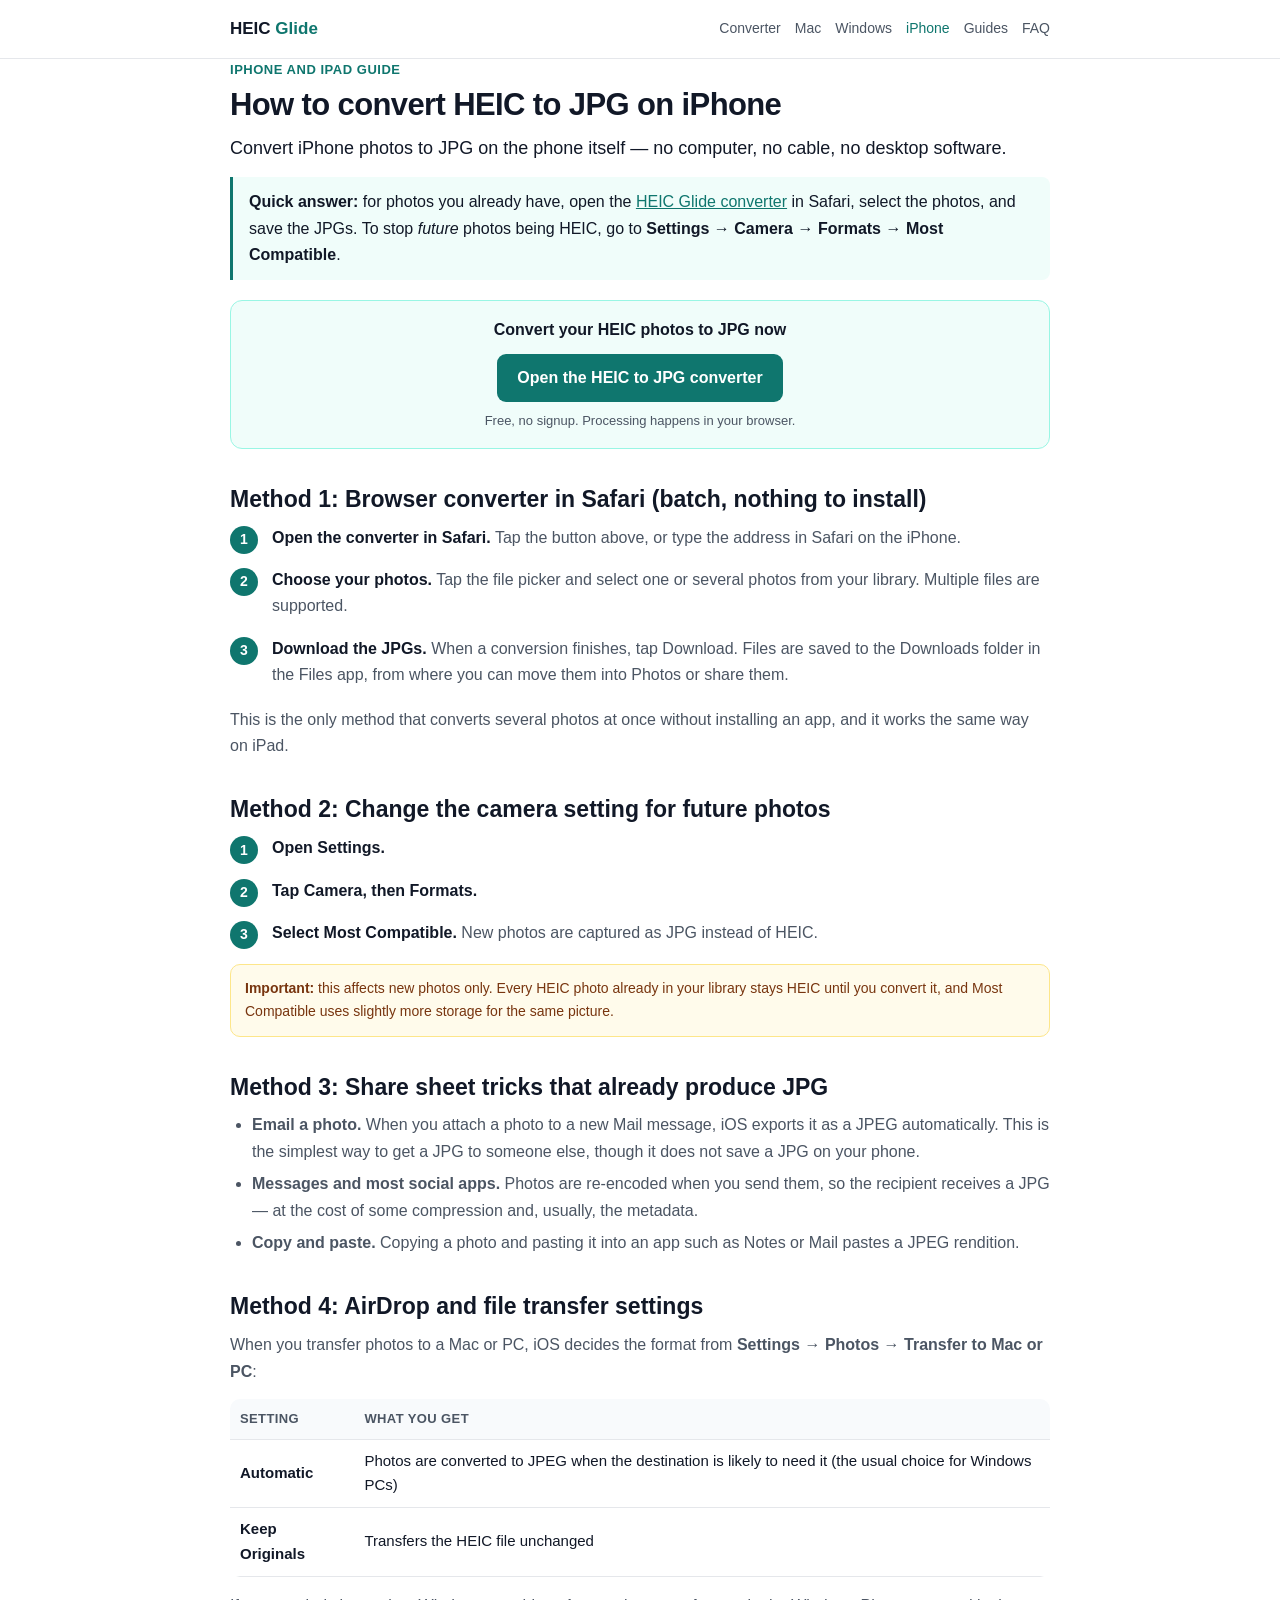
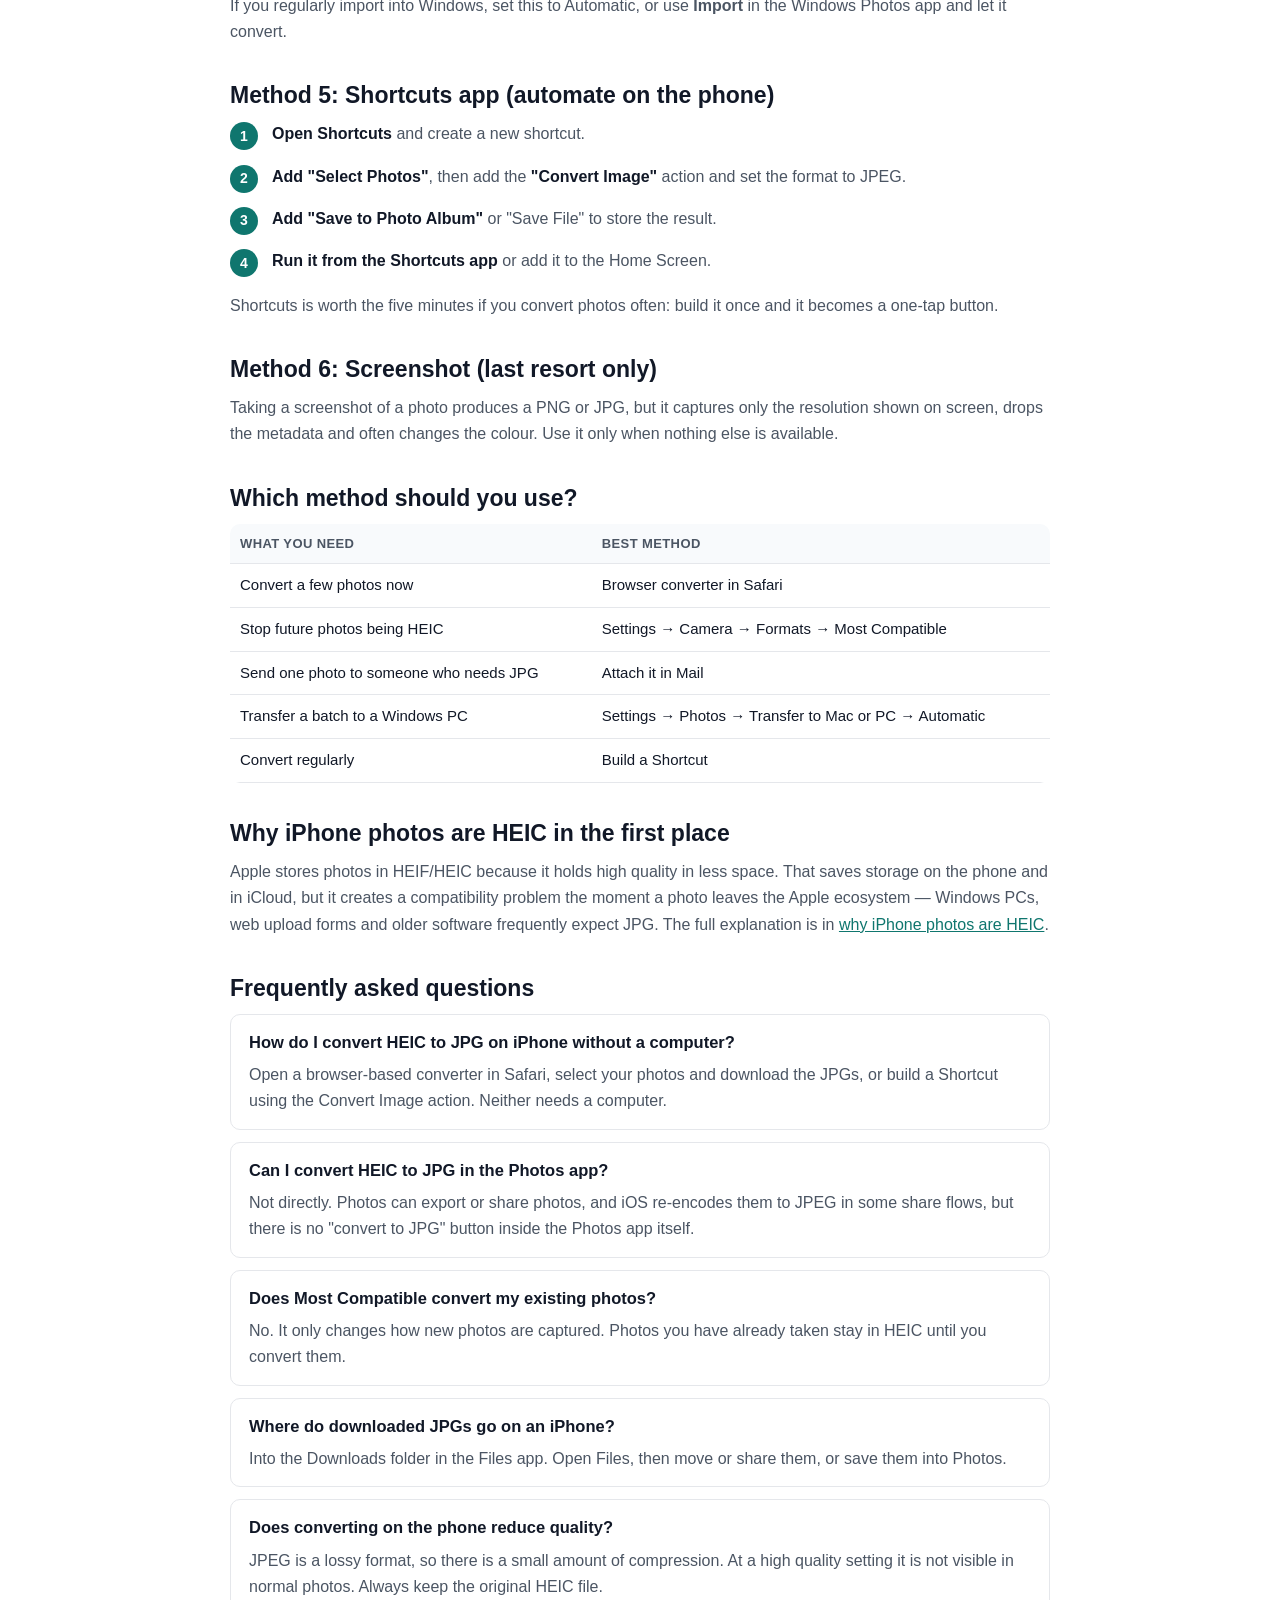
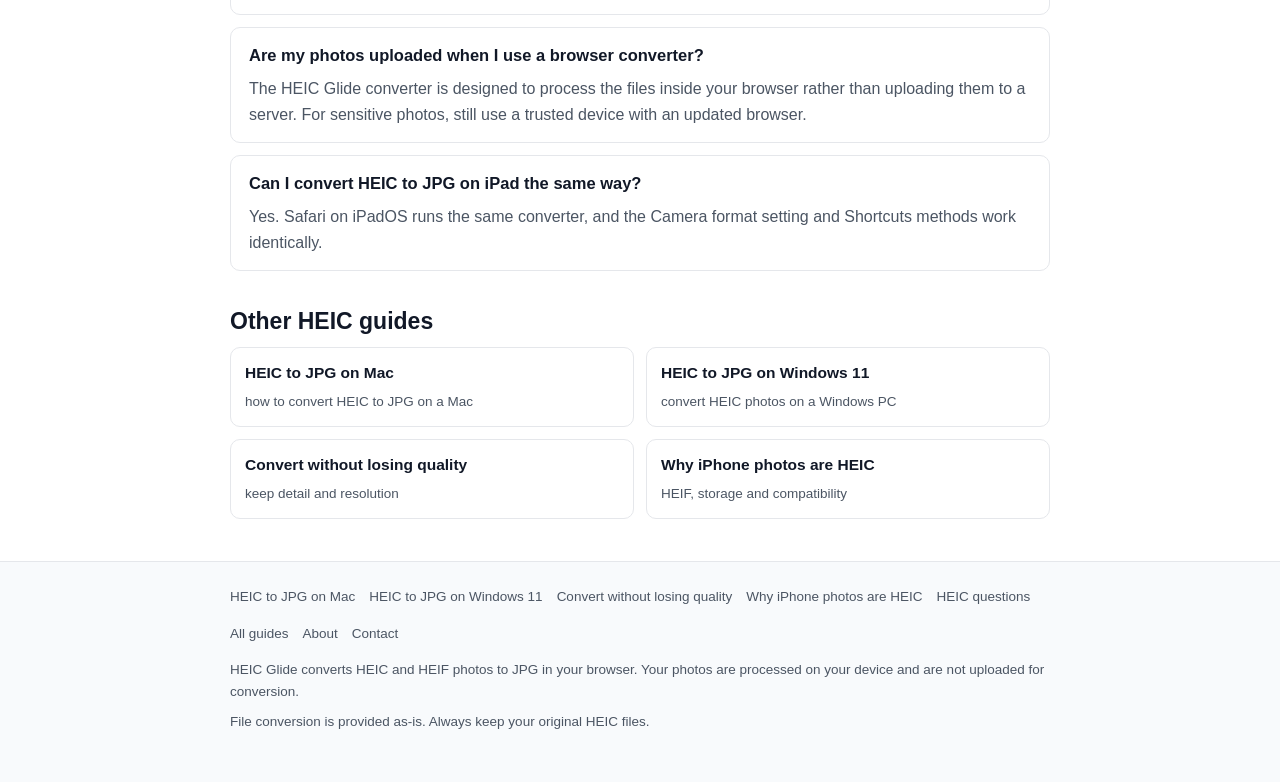
<file: heic-to-jpg-iphone.html>
<!doctype html>
<html lang="en">
<head>
<meta charset="utf-8">
<meta name="viewport" content="width=device-width,initial-scale=1">
<title>How to Convert HEIC to JPG on iPhone (No Computer Needed)</title>
<meta name="description" content="Convert iPhone HEIC photos to JPG on the phone: Safari browser converter, the Most Compatible camera setting, Mail sharing, AirDrop transfer settings and Shortcuts.">
<link rel="canonical" href="https://heicglide.com/heic-to-jpg-iphone.html">
<meta name="robots" content="index,follow,max-image-preview:large">
<meta property="og:type" content="article">
<meta property="og:title" content="How to Convert HEIC to JPG on iPhone (No Computer Needed)">
<meta property="og:description" content="Convert iPhone HEIC photos to JPG on the phone: Safari browser converter, the Most Compatible camera setting, Mail sharing, AirDrop transfer settings and Shortcuts.">
<meta property="og:url" content="https://heicglide.com/heic-to-jpg-iphone.html">
<meta property="og:site_name" content="HEIC Glide">
<meta name="twitter:card" content="summary">
<style>
:root{--ink:#111827;--muted:#4b5563;--line:#e5e7eb;--bg:#fff;--soft:#f8fafc;
--brand:#0f766e;--brand-dark:#115e59;--brand-soft:#f0fdfa;--warn:#b45309}
*{box-sizing:border-box}
html{-webkit-text-size-adjust:100%}
body{margin:0;background:var(--bg);color:var(--ink);
 font:16px/1.65 -apple-system,BlinkMacSystemFont,"Segoe UI",Roboto,Helvetica,Arial,sans-serif}
.wrap{max-width:860px;margin:0 auto;padding:0 20px}
header.site{border-bottom:1px solid var(--line);background:#fff;position:sticky;top:0;z-index:20}
header.site .wrap{display:flex;align-items:center;gap:16px;min-height:58px;flex-wrap:wrap}
.brand{font-weight:700;font-size:17px;color:var(--ink);text-decoration:none}
.brand span{color:var(--brand)}
nav.main{display:flex;gap:14px;flex-wrap:wrap;margin-left:auto}
nav.main a{color:var(--muted);text-decoration:none;font-size:14px;font-weight:500}
nav.main a:hover,nav.main a[aria-current="page"]{color:var(--brand)}
main{padding:26px 0 8px}
.eyebrow{color:var(--brand);font-size:13px;font-weight:600;letter-spacing:.04em;text-transform:uppercase;margin:0 0 6px}
h1{font-size:31px;line-height:1.2;margin:0 0 10px;letter-spacing:-.02em}
h2{font-size:23px;line-height:1.3;margin:36px 0 10px}
h3{font-size:18px;margin:22px 0 6px}
p{margin:0 0 14px;color:var(--muted)}
p.lead{font-size:18px;color:var(--ink)}
ul,ol{color:var(--muted);padding-left:22px;margin:0 0 16px}
li{margin:6px 0}
a{color:var(--brand)}
.answer{border-left:3px solid var(--brand);background:var(--brand-soft);padding:12px 16px;border-radius:0 8px 8px 0;margin:0 0 18px}
.answer p{margin:0;color:var(--ink)}
.cta{border:1px solid #99f6e4;background:var(--brand-soft);border-radius:12px;padding:16px 18px;margin:20px 0;text-align:center}
.cta p{margin:0 0 10px;color:var(--ink);font-weight:600}
.cta a.btn{display:inline-block;background:var(--brand);color:#fff;text-decoration:none;
 padding:11px 20px;border-radius:9px;font-weight:600}
.cta a.btn:hover{background:var(--brand-dark)}
.cta .sub{display:block;margin-top:8px;font-size:13px;color:var(--muted);font-weight:400}
.steps{counter-reset:s;list-style:none;padding:0;margin:0 0 18px}
.steps>li{counter-increment:s;position:relative;padding:0 0 0 42px;margin:0 0 16px;color:var(--muted)}
.steps>li:before{content:counter(s);position:absolute;left:0;top:1px;width:28px;height:28px;border-radius:50%;
 background:var(--brand);color:#fff;font-weight:700;font-size:14px;display:flex;align-items:center;justify-content:center}
.steps>li b{color:var(--ink)}
table{width:100%;border-collapse:collapse;margin:0 0 16px;font-size:15px}
th,td{text-align:left;padding:9px 10px;border-bottom:1px solid var(--line)}
th{background:var(--soft);font-size:13px;text-transform:uppercase;letter-spacing:.03em;color:var(--muted)}
code{background:#f3f4f6;border:1px solid var(--line);border-radius:6px;padding:1px 6px;font-size:14.5px;
 font-family:ui-monospace,SFMono-Regular,Menlo,Consolas,monospace}
pre{background:#111827;color:#f9fafb;border-radius:10px;padding:14px 16px;overflow-x:auto;font-size:14px}
pre code{background:none;border:0;color:inherit;padding:0}
.faq{border:1px solid var(--line);border-radius:10px;padding:14px 18px;margin:0 0 12px}
.faq h3{margin:0 0 6px;font-size:16.5px}
.faq p{margin:0}
.note{font-size:13.5px;color:var(--muted);background:var(--soft);border:1px solid var(--line);border-radius:10px;padding:12px 14px}
.warn{font-size:14px;background:#fffbeb;border:1px solid #fde68a;border-radius:10px;padding:12px 14px;color:#78350f}
.tw{overflow-x:auto;-webkit-overflow-scrolling:touch;margin:0 0 16px;border-radius:10px}
.tw table{margin:0;min-width:540px}
.cards{display:grid;grid-template-columns:1fr 1fr;gap:12px;margin:8px 0 4px}
@media(max-width:560px){.cards{grid-template-columns:1fr}}
.card{border:1px solid var(--line);border-radius:10px;padding:12px 14px;text-decoration:none;display:block}
.card:hover{border-color:var(--brand);background:var(--brand-soft)}
.card b{display:block;color:var(--ink);font-size:15.5px;margin-bottom:2px}
.card span{color:var(--muted);font-size:13.5px}
footer.site{border-top:1px solid var(--line);margin-top:42px;padding:24px 0 40px;background:var(--soft)}
footer.site p{font-size:13.5px;margin:0 0 8px}
footer.site a{color:var(--muted);text-decoration:none;font-size:13.5px}
footer.site a:hover{color:var(--brand)}
.footlinks{display:flex;gap:14px;flex-wrap:wrap}
</style>
<script type="application/ld+json">{"@context": "https://schema.org", "@type": "BreadcrumbList", "itemListElement": [{"@type": "ListItem", "position": 1, "name": "HEIC to JPG converter", "item": "https://heicglide.com/"}, {"@type": "ListItem", "position": 2, "name": "HEIC to JPG on iPhone", "item": "https://heicglide.com/heic-to-jpg-iphone.html"}]}</script>
<script type="application/ld+json">{"@context": "https://schema.org", "@type": "FAQPage", "mainEntity": [{"@type": "Question", "name": "How do I convert HEIC to JPG on iPhone without a computer?", "acceptedAnswer": {"@type": "Answer", "text": "Open a browser-based converter in Safari, select your photos and download the JPGs, or build a Shortcut using the Convert Image action. Neither needs a computer."}}, {"@type": "Question", "name": "Can I convert HEIC to JPG in the Photos app?", "acceptedAnswer": {"@type": "Answer", "text": "Not directly. Photos can export or share photos, and iOS re-encodes them to JPEG in some share flows, but there is no convert-to-JPG button inside the Photos app itself."}}, {"@type": "Question", "name": "Does Most Compatible convert my existing photos?", "acceptedAnswer": {"@type": "Answer", "text": "No. It only changes how new photos are captured. Photos you have already taken stay in HEIC until you convert them."}}, {"@type": "Question", "name": "Where do downloaded JPGs go on an iPhone?", "acceptedAnswer": {"@type": "Answer", "text": "Into the Downloads folder in the Files app. Open Files, then move or share them, or save them into Photos."}}, {"@type": "Question", "name": "Does converting on the phone reduce quality?", "acceptedAnswer": {"@type": "Answer", "text": "JPEG is a lossy format, so there is a small amount of compression. At a high quality setting it is not visible in normal photos. Always keep the original HEIC file."}}, {"@type": "Question", "name": "Are my photos uploaded when I use a browser converter?", "acceptedAnswer": {"@type": "Answer", "text": "The HEIC Glide converter is designed to process the files inside your browser rather than uploading them to a server. For sensitive photos, still use a trusted device with an updated browser."}}, {"@type": "Question", "name": "Can I convert HEIC to JPG on iPad the same way?", "acceptedAnswer": {"@type": "Answer", "text": "Yes. Safari on iPadOS runs the same converter, and the Camera format setting and Shortcuts methods work identically."}}]}</script>
</head>
<body>
<header class="site"><div class="wrap"><a class="brand" href="/">HEIC <span>Glide</span></a><nav class="main" aria-label="Main"><a href="/">Converter</a><a href="heic-to-jpg-mac.html">Mac</a><a href="heic-to-jpg-windows-11.html">Windows</a><a href="heic-to-jpg-iphone.html" aria-current="page">iPhone</a><a href="guides.html">Guides</a><a href="faq.html">FAQ</a></nav></div></header>
<main class="wrap">

<p class="eyebrow">iPhone and iPad guide</p>
<h1>How to convert HEIC to JPG on iPhone</h1>
<p class="lead">Convert iPhone photos to JPG on the phone itself &mdash; no computer, no cable, no desktop software.</p>

<div class="answer"><p><b>Quick answer:</b> for photos you already have, open the <a href="/">HEIC Glide converter</a> in Safari, select the photos, and save the JPGs. To stop <i>future</i> photos being HEIC, go to <b>Settings &rarr; Camera &rarr; Formats &rarr; Most Compatible</b>.</p></div>

<div class="cta"><p>Convert your HEIC photos to JPG now</p><a class="btn" href="/">Open the HEIC to JPG converter</a><span class="sub">Free, no signup. Processing happens in your browser.</span></div>

<h2>Method 1: Browser converter in Safari (batch, nothing to install)</h2>
<ol class="steps">
  <li><b>Open the converter in Safari.</b> Tap the button above, or type the address in Safari on the iPhone.</li>
  <li><b>Choose your photos.</b> Tap the file picker and select one or several photos from your library. Multiple files are supported.</li>
  <li><b>Download the JPGs.</b> When a conversion finishes, tap Download. Files are saved to the Downloads folder in the Files app, from where you can move them into Photos or share them.</li>
</ol>
<p>This is the only method that converts several photos at once without installing an app, and it works the same way on iPad.</p>

<h2>Method 2: Change the camera setting for future photos</h2>
<ol class="steps">
  <li><b>Open Settings.</b></li>
  <li><b>Tap Camera, then Formats.</b></li>
  <li><b>Select Most Compatible.</b> New photos are captured as JPG instead of HEIC.</li>
</ol>
<p class="warn"><b>Important:</b> this affects new photos only. Every HEIC photo already in your library stays HEIC until you convert it, and Most Compatible uses slightly more storage for the same picture.</p>

<h2>Method 3: Share sheet tricks that already produce JPG</h2>
<ul>
  <li><b>Email a photo.</b> When you attach a photo to a new Mail message, iOS exports it as a JPEG automatically. This is the simplest way to get a JPG to someone else, though it does not save a JPG on your phone.</li>
  <li><b>Messages and most social apps.</b> Photos are re-encoded when you send them, so the recipient receives a JPG &mdash; at the cost of some compression and, usually, the metadata.</li>
  <li><b>Copy and paste.</b> Copying a photo and pasting it into an app such as Notes or Mail pastes a JPEG rendition.</li>
</ul>

<h2>Method 4: AirDrop and file transfer settings</h2>
<p>When you transfer photos to a Mac or PC, iOS decides the format from <b>Settings &rarr; Photos &rarr; Transfer to Mac or PC</b>:</p>
<div class="tw"><table>
  <thead><tr><th>Setting</th><th>What you get</th></tr></thead>
  <tbody>
    <tr><td><b>Automatic</b></td><td>Photos are converted to JPEG when the destination is likely to need it (the usual choice for Windows PCs)</td></tr>
    <tr><td><b>Keep Originals</b></td><td>Transfers the HEIC file unchanged</td></tr>
  </tbody>
</table></div>
<p>If you regularly import into Windows, set this to Automatic, or use <b>Import</b> in the Windows Photos app and let it convert.</p>

<h2>Method 5: Shortcuts app (automate on the phone)</h2>
<ol class="steps">
  <li><b>Open Shortcuts</b> and create a new shortcut.</li>
  <li><b>Add "Select Photos"</b>, then add the <b>"Convert Image"</b> action and set the format to JPEG.</li>
  <li><b>Add "Save to Photo Album"</b> or "Save File" to store the result.</li>
  <li><b>Run it from the Shortcuts app</b> or add it to the Home Screen.</li>
</ol>
<p>Shortcuts is worth the five minutes if you convert photos often: build it once and it becomes a one-tap button.</p>

<h2>Method 6: Screenshot (last resort only)</h2>
<p>Taking a screenshot of a photo produces a PNG or JPG, but it captures only the resolution shown on screen, drops the metadata and often changes the colour. Use it only when nothing else is available.</p>

<h2>Which method should you use?</h2>
<div class="tw"><table>
  <thead><tr><th>What you need</th><th>Best method</th></tr></thead>
  <tbody>
    <tr><td>Convert a few photos now</td><td>Browser converter in Safari</td></tr>
    <tr><td>Stop future photos being HEIC</td><td>Settings &rarr; Camera &rarr; Formats &rarr; Most Compatible</td></tr>
    <tr><td>Send one photo to someone who needs JPG</td><td>Attach it in Mail</td></tr>
    <tr><td>Transfer a batch to a Windows PC</td><td>Settings &rarr; Photos &rarr; Transfer to Mac or PC &rarr; Automatic</td></tr>
    <tr><td>Convert regularly</td><td>Build a Shortcut</td></tr>
  </tbody>
</table></div>

<h2>Why iPhone photos are HEIC in the first place</h2>
<p>Apple stores photos in HEIF/HEIC because it holds high quality in less space. That saves storage on the phone and in iCloud, but it creates a compatibility problem the moment a photo leaves the Apple ecosystem &mdash; Windows PCs, web upload forms and older software frequently expect JPG. The full explanation is in <a href="why-iphone-photos-are-heic.html">why iPhone photos are HEIC</a>.</p>

<h2>Frequently asked questions</h2>
<div class="faq"><h3>How do I convert HEIC to JPG on iPhone without a computer?</h3><p>Open a browser-based converter in Safari, select your photos and download the JPGs, or build a Shortcut using the Convert Image action. Neither needs a computer.</p></div>
<div class="faq"><h3>Can I convert HEIC to JPG in the Photos app?</h3><p>Not directly. Photos can export or share photos, and iOS re-encodes them to JPEG in some share flows, but there is no "convert to JPG" button inside the Photos app itself.</p></div>
<div class="faq"><h3>Does Most Compatible convert my existing photos?</h3><p>No. It only changes how new photos are captured. Photos you have already taken stay in HEIC until you convert them.</p></div>
<div class="faq"><h3>Where do downloaded JPGs go on an iPhone?</h3><p>Into the Downloads folder in the Files app. Open Files, then move or share them, or save them into Photos.</p></div>
<div class="faq"><h3>Does converting on the phone reduce quality?</h3><p>JPEG is a lossy format, so there is a small amount of compression. At a high quality setting it is not visible in normal photos. Always keep the original HEIC file.</p></div>
<div class="faq"><h3>Are my photos uploaded when I use a browser converter?</h3><p>The HEIC Glide converter is designed to process the files inside your browser rather than uploading them to a server. For sensitive photos, still use a trusted device with an updated browser.</p></div>
<div class="faq"><h3>Can I convert HEIC to JPG on iPad the same way?</h3><p>Yes. Safari on iPadOS runs the same converter, and the Camera format setting and Shortcuts methods work identically.</p></div>

<h2>Other HEIC guides</h2><div class="cards"><a class="card" href="heic-to-jpg-mac.html"><b>HEIC to JPG on Mac</b><span>how to convert HEIC to JPG on a Mac</span></a><a class="card" href="heic-to-jpg-windows-11.html"><b>HEIC to JPG on Windows 11</b><span>convert HEIC photos on a Windows PC</span></a><a class="card" href="convert-heic-to-jpg-without-losing-quality.html"><b>Convert without losing quality</b><span>keep detail and resolution</span></a><a class="card" href="why-iphone-photos-are-heic.html"><b>Why iPhone photos are HEIC</b><span>HEIF, storage and compatibility</span></a></div>
</main>
<footer class="site"><div class="wrap"><div class="footlinks"><a href="heic-to-jpg-mac.html">HEIC to JPG on Mac</a><a href="heic-to-jpg-windows-11.html">HEIC to JPG on Windows 11</a><a href="convert-heic-to-jpg-without-losing-quality.html">Convert without losing quality</a><a href="why-iphone-photos-are-heic.html">Why iPhone photos are HEIC</a><a href="faq.html">HEIC questions</a><a href="guides.html">All guides</a><a href="about.html">About</a><a href="contact.html">Contact</a></div><p style="margin-top:14px">HEIC Glide converts HEIC and HEIF photos to JPG in your browser. Your photos are processed on your device and are not uploaded for conversion.</p><p>File conversion is provided as-is. Always keep your original HEIC files.</p></div></footer>
</body>
</html>
</file>
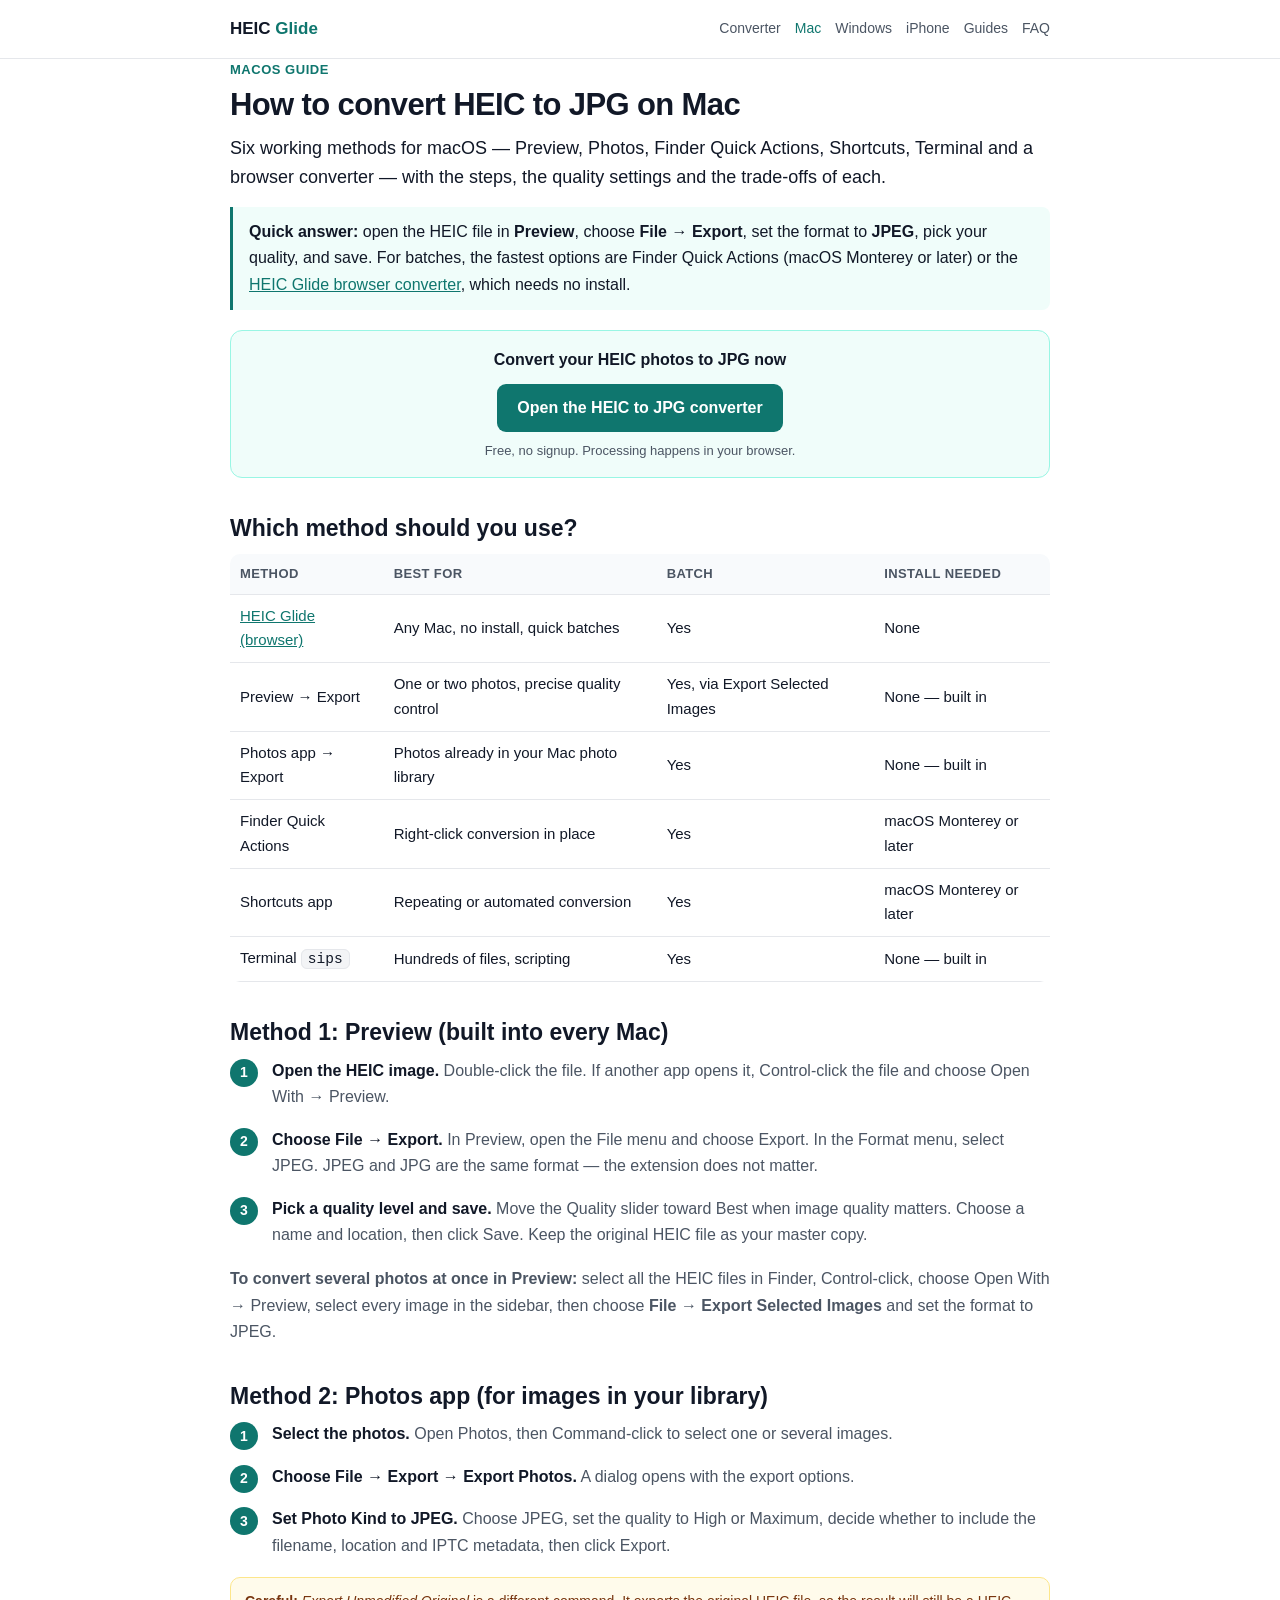
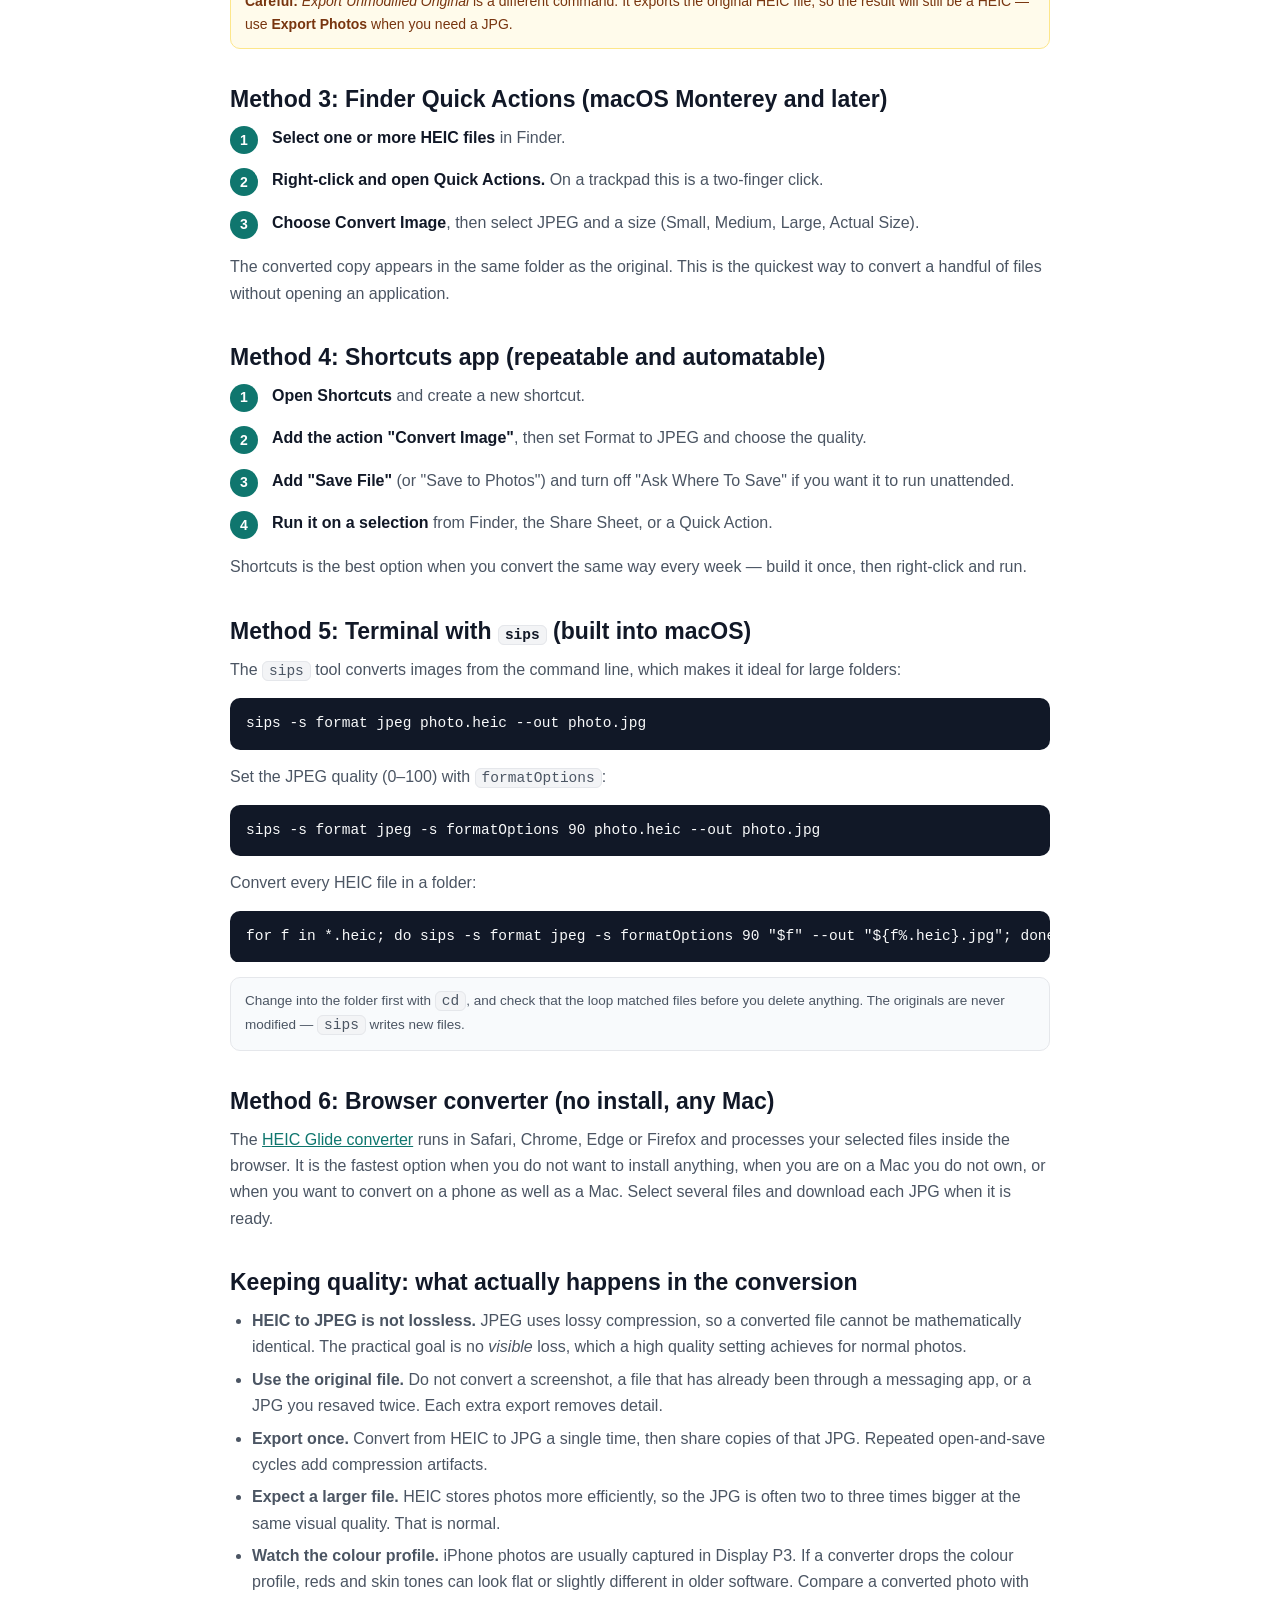
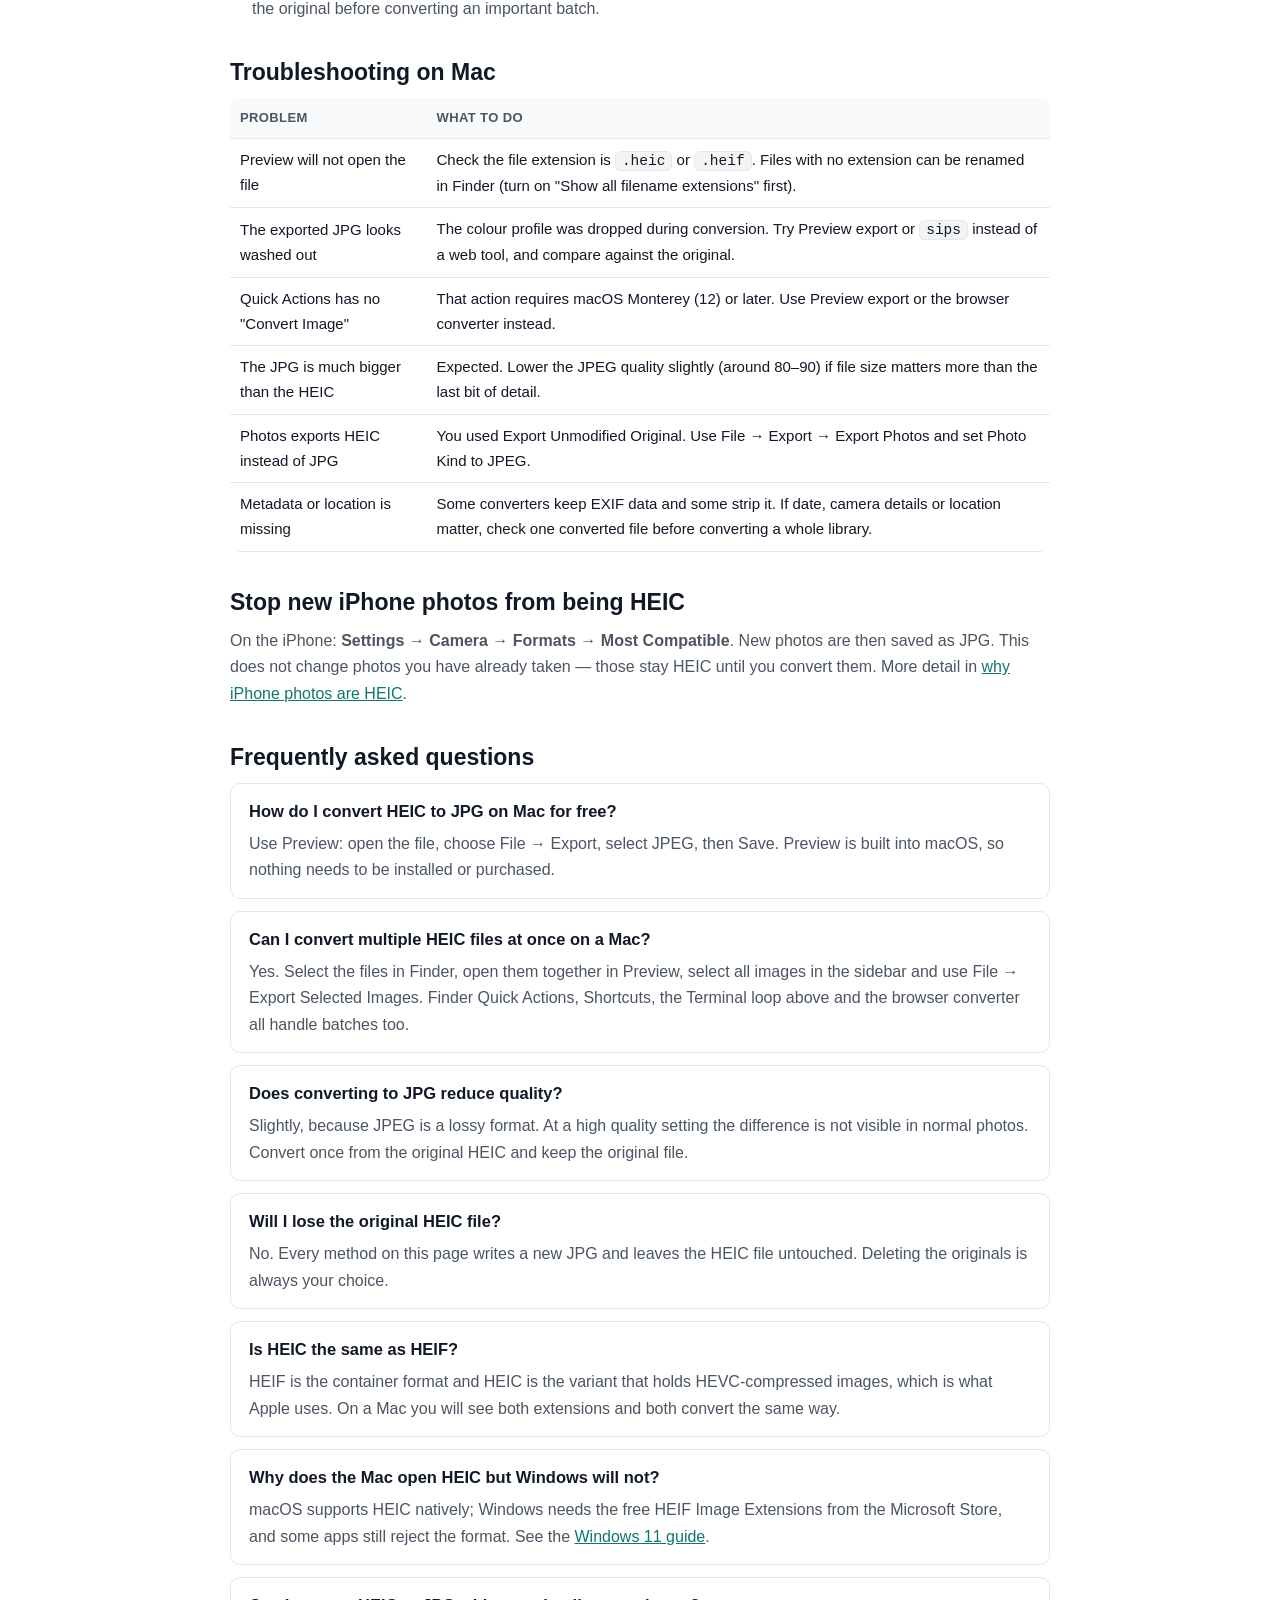
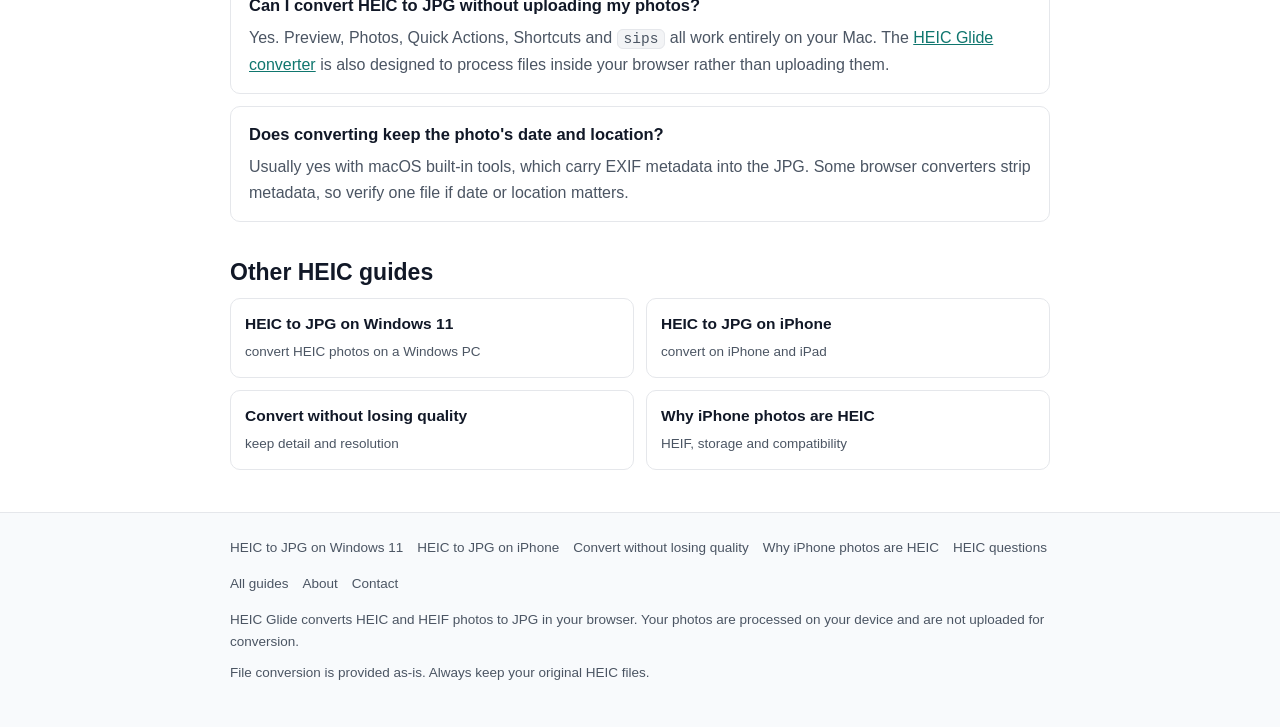
<file: heic-to-jpg-mac.html>
<!doctype html>
<html lang="en">
<head>
<meta charset="utf-8">
<meta name="viewport" content="width=device-width,initial-scale=1">
<title>How to Convert HEIC to JPG on Mac (6 Free Methods, 2026)</title>
<meta name="description" content="Six free ways to convert HEIC to JPG on a Mac: Preview, Photos, Finder Quick Actions, Shortcuts, Terminal sips and a browser converter. Steps, quality settings and fixes.">
<link rel="canonical" href="https://heicglide.com/heic-to-jpg-mac.html">
<meta name="robots" content="index,follow,max-image-preview:large">
<meta property="og:type" content="article">
<meta property="og:title" content="How to Convert HEIC to JPG on Mac (6 Free Methods, 2026)">
<meta property="og:description" content="Six free ways to convert HEIC to JPG on a Mac: Preview, Photos, Finder Quick Actions, Shortcuts, Terminal sips and a browser converter. Steps, quality settings and fixes.">
<meta property="og:url" content="https://heicglide.com/heic-to-jpg-mac.html">
<meta property="og:site_name" content="HEIC Glide">
<meta name="twitter:card" content="summary">
<style>
:root{--ink:#111827;--muted:#4b5563;--line:#e5e7eb;--bg:#fff;--soft:#f8fafc;
--brand:#0f766e;--brand-dark:#115e59;--brand-soft:#f0fdfa;--warn:#b45309}
*{box-sizing:border-box}
html{-webkit-text-size-adjust:100%}
body{margin:0;background:var(--bg);color:var(--ink);
 font:16px/1.65 -apple-system,BlinkMacSystemFont,"Segoe UI",Roboto,Helvetica,Arial,sans-serif}
.wrap{max-width:860px;margin:0 auto;padding:0 20px}
header.site{border-bottom:1px solid var(--line);background:#fff;position:sticky;top:0;z-index:20}
header.site .wrap{display:flex;align-items:center;gap:16px;min-height:58px;flex-wrap:wrap}
.brand{font-weight:700;font-size:17px;color:var(--ink);text-decoration:none}
.brand span{color:var(--brand)}
nav.main{display:flex;gap:14px;flex-wrap:wrap;margin-left:auto}
nav.main a{color:var(--muted);text-decoration:none;font-size:14px;font-weight:500}
nav.main a:hover,nav.main a[aria-current="page"]{color:var(--brand)}
main{padding:26px 0 8px}
.eyebrow{color:var(--brand);font-size:13px;font-weight:600;letter-spacing:.04em;text-transform:uppercase;margin:0 0 6px}
h1{font-size:31px;line-height:1.2;margin:0 0 10px;letter-spacing:-.02em}
h2{font-size:23px;line-height:1.3;margin:36px 0 10px}
h3{font-size:18px;margin:22px 0 6px}
p{margin:0 0 14px;color:var(--muted)}
p.lead{font-size:18px;color:var(--ink)}
ul,ol{color:var(--muted);padding-left:22px;margin:0 0 16px}
li{margin:6px 0}
a{color:var(--brand)}
.answer{border-left:3px solid var(--brand);background:var(--brand-soft);padding:12px 16px;border-radius:0 8px 8px 0;margin:0 0 18px}
.answer p{margin:0;color:var(--ink)}
.cta{border:1px solid #99f6e4;background:var(--brand-soft);border-radius:12px;padding:16px 18px;margin:20px 0;text-align:center}
.cta p{margin:0 0 10px;color:var(--ink);font-weight:600}
.cta a.btn{display:inline-block;background:var(--brand);color:#fff;text-decoration:none;
 padding:11px 20px;border-radius:9px;font-weight:600}
.cta a.btn:hover{background:var(--brand-dark)}
.cta .sub{display:block;margin-top:8px;font-size:13px;color:var(--muted);font-weight:400}
.steps{counter-reset:s;list-style:none;padding:0;margin:0 0 18px}
.steps>li{counter-increment:s;position:relative;padding:0 0 0 42px;margin:0 0 16px;color:var(--muted)}
.steps>li:before{content:counter(s);position:absolute;left:0;top:1px;width:28px;height:28px;border-radius:50%;
 background:var(--brand);color:#fff;font-weight:700;font-size:14px;display:flex;align-items:center;justify-content:center}
.steps>li b{color:var(--ink)}
table{width:100%;border-collapse:collapse;margin:0 0 16px;font-size:15px}
th,td{text-align:left;padding:9px 10px;border-bottom:1px solid var(--line)}
th{background:var(--soft);font-size:13px;text-transform:uppercase;letter-spacing:.03em;color:var(--muted)}
code{background:#f3f4f6;border:1px solid var(--line);border-radius:6px;padding:1px 6px;font-size:14.5px;
 font-family:ui-monospace,SFMono-Regular,Menlo,Consolas,monospace}
pre{background:#111827;color:#f9fafb;border-radius:10px;padding:14px 16px;overflow-x:auto;font-size:14px}
pre code{background:none;border:0;color:inherit;padding:0}
.faq{border:1px solid var(--line);border-radius:10px;padding:14px 18px;margin:0 0 12px}
.faq h3{margin:0 0 6px;font-size:16.5px}
.faq p{margin:0}
.note{font-size:13.5px;color:var(--muted);background:var(--soft);border:1px solid var(--line);border-radius:10px;padding:12px 14px}
.warn{font-size:14px;background:#fffbeb;border:1px solid #fde68a;border-radius:10px;padding:12px 14px;color:#78350f}
.tw{overflow-x:auto;-webkit-overflow-scrolling:touch;margin:0 0 16px;border-radius:10px}
.tw table{margin:0;min-width:540px}
.cards{display:grid;grid-template-columns:1fr 1fr;gap:12px;margin:8px 0 4px}
@media(max-width:560px){.cards{grid-template-columns:1fr}}
.card{border:1px solid var(--line);border-radius:10px;padding:12px 14px;text-decoration:none;display:block}
.card:hover{border-color:var(--brand);background:var(--brand-soft)}
.card b{display:block;color:var(--ink);font-size:15.5px;margin-bottom:2px}
.card span{color:var(--muted);font-size:13.5px}
footer.site{border-top:1px solid var(--line);margin-top:42px;padding:24px 0 40px;background:var(--soft)}
footer.site p{font-size:13.5px;margin:0 0 8px}
footer.site a{color:var(--muted);text-decoration:none;font-size:13.5px}
footer.site a:hover{color:var(--brand)}
.footlinks{display:flex;gap:14px;flex-wrap:wrap}
</style>
<script type="application/ld+json">{"@context": "https://schema.org", "@type": "BreadcrumbList", "itemListElement": [{"@type": "ListItem", "position": 1, "name": "HEIC to JPG converter", "item": "https://heicglide.com/"}, {"@type": "ListItem", "position": 2, "name": "HEIC to JPG on Mac", "item": "https://heicglide.com/heic-to-jpg-mac.html"}]}</script>
<script type="application/ld+json">{"@context": "https://schema.org", "@type": "HowTo", "name": "How to convert HEIC to JPG on Mac using Preview", "description": "Open a HEIC file in Preview, export it as JPEG, and save a high-quality JPG copy on macOS.", "url": "https://heicglide.com/heic-to-jpg-mac.html", "totalTime": "PT2M", "tool": [{"@type": "HowToTool", "name": "Web browser"}], "step": [{"@type": "HowToStep", "position": 1, "name": "Open the HEIC file in Preview", "text": "Double-click the HEIC file. If another app opens it, Control-click the file and choose Open With, then Preview."}, {"@type": "HowToStep", "position": 2, "name": "Choose File, then Export", "text": "In Preview, open the File menu and choose Export. Select JPEG from the Format menu. JPEG and JPG are the same format."}, {"@type": "HowToStep", "position": 3, "name": "Set quality and save", "text": "Move the Quality slider toward Best when detail matters, choose a name and location, then click Save. Keep the original HEIC as your master copy."}]}</script>
<script type="application/ld+json">{"@context": "https://schema.org", "@type": "FAQPage", "mainEntity": [{"@type": "Question", "name": "How do I convert HEIC to JPG on Mac for free?", "acceptedAnswer": {"@type": "Answer", "text": "Use Preview: open the file, choose File - Export, select JPEG, then Save. Preview is built into macOS, so nothing needs to be installed or purchased."}}, {"@type": "Question", "name": "Can I convert multiple HEIC files at once on a Mac?", "acceptedAnswer": {"@type": "Answer", "text": "Yes. Select the files in Finder, open them together in Preview, select all images in the sidebar and use File - Export Selected Images. Finder Quick Actions, Shortcuts, a Terminal sips loop and the browser converter all handle batches too."}}, {"@type": "Question", "name": "Does converting to JPG reduce quality?", "acceptedAnswer": {"@type": "Answer", "text": "Slightly, because JPEG is a lossy format. At a high quality setting the difference is not visible in normal photos. Convert once from the original HEIC and keep the original file."}}, {"@type": "Question", "name": "Will I lose the original HEIC file?", "acceptedAnswer": {"@type": "Answer", "text": "No. Every method on this page writes a new JPG and leaves the HEIC file untouched. Deleting the originals is always your choice."}}, {"@type": "Question", "name": "Is HEIC the same as HEIF?", "acceptedAnswer": {"@type": "Answer", "text": "HEIF is the container format and HEIC is the variant that holds HEVC-compressed images, which is what Apple uses. On a Mac you will see both extensions and both convert the same way."}}, {"@type": "Question", "name": "Why does the Mac open HEIC but Windows will not?", "acceptedAnswer": {"@type": "Answer", "text": "macOS supports HEIC natively; Windows needs the free HEIF Image Extensions from the Microsoft Store, and some apps still reject the format. See the Windows 11 guide."}}, {"@type": "Question", "name": "Can I convert HEIC to JPG without uploading my photos?", "acceptedAnswer": {"@type": "Answer", "text": "Yes. Preview, Photos, Quick Actions, Shortcuts and sips all work entirely on your Mac. The HEIC Glide converter is also designed to process files inside your browser rather than uploading them."}}, {"@type": "Question", "name": "Does converting keep the photo's date and location?", "acceptedAnswer": {"@type": "Answer", "text": "Usually yes with macOS built-in tools, which carry EXIF metadata into the JPG. Some browser converters strip metadata, so verify one file if date or location matters."}}]}</script>
</head>
<body>
<header class="site"><div class="wrap"><a class="brand" href="/">HEIC <span>Glide</span></a><nav class="main" aria-label="Main"><a href="/">Converter</a><a href="heic-to-jpg-mac.html" aria-current="page">Mac</a><a href="heic-to-jpg-windows-11.html">Windows</a><a href="heic-to-jpg-iphone.html">iPhone</a><a href="guides.html">Guides</a><a href="faq.html">FAQ</a></nav></div></header>
<main class="wrap">

<p class="eyebrow">macOS guide</p>
<h1>How to convert HEIC to JPG on Mac</h1>
<p class="lead">Six working methods for macOS &mdash; Preview, Photos, Finder Quick Actions, Shortcuts, Terminal and a browser converter &mdash; with the steps, the quality settings and the trade-offs of each.</p>

<div class="answer"><p><b>Quick answer:</b> open the HEIC file in <b>Preview</b>, choose <b>File &rarr; Export</b>, set the format to <b>JPEG</b>, pick your quality, and save. For batches, the fastest options are Finder Quick Actions (macOS Monterey or later) or the <a href="/">HEIC Glide browser converter</a>, which needs no install.</p></div>

<div class="cta"><p>Convert your HEIC photos to JPG now</p><a class="btn" href="/">Open the HEIC to JPG converter</a><span class="sub">Free, no signup. Processing happens in your browser.</span></div>

<h2>Which method should you use?</h2>
<div class="tw"><table>
  <thead><tr><th>Method</th><th>Best for</th><th>Batch</th><th>Install needed</th></tr></thead>
  <tbody>
    <tr><td><a href="/">HEIC Glide (browser)</a></td><td>Any Mac, no install, quick batches</td><td>Yes</td><td>None</td></tr>
    <tr><td>Preview &rarr; Export</td><td>One or two photos, precise quality control</td><td>Yes, via Export Selected Images</td><td>None &mdash; built in</td></tr>
    <tr><td>Photos app &rarr; Export</td><td>Photos already in your Mac photo library</td><td>Yes</td><td>None &mdash; built in</td></tr>
    <tr><td>Finder Quick Actions</td><td>Right-click conversion in place</td><td>Yes</td><td>macOS Monterey or later</td></tr>
    <tr><td>Shortcuts app</td><td>Repeating or automated conversion</td><td>Yes</td><td>macOS Monterey or later</td></tr>
    <tr><td>Terminal <code>sips</code></td><td>Hundreds of files, scripting</td><td>Yes</td><td>None &mdash; built in</td></tr>
  </tbody>
</table></div>

<h2>Method 1: Preview (built into every Mac)</h2>
<ol class="steps">
  <li><b>Open the HEIC image.</b> Double-click the file. If another app opens it, Control-click the file and choose Open With &rarr; Preview.</li>
  <li><b>Choose File &rarr; Export.</b> In Preview, open the File menu and choose Export. In the Format menu, select JPEG. JPEG and JPG are the same format &mdash; the extension does not matter.</li>
  <li><b>Pick a quality level and save.</b> Move the Quality slider toward Best when image quality matters. Choose a name and location, then click Save. Keep the original HEIC file as your master copy.</li>
</ol>
<p><b>To convert several photos at once in Preview:</b> select all the HEIC files in Finder, Control-click, choose Open With &rarr; Preview, select every image in the sidebar, then choose <b>File &rarr; Export Selected Images</b> and set the format to JPEG.</p>

<h2>Method 2: Photos app (for images in your library)</h2>
<ol class="steps">
  <li><b>Select the photos.</b> Open Photos, then Command-click to select one or several images.</li>
  <li><b>Choose File &rarr; Export &rarr; Export Photos.</b> A dialog opens with the export options.</li>
  <li><b>Set Photo Kind to JPEG.</b> Choose JPEG, set the quality to High or Maximum, decide whether to include the filename, location and IPTC metadata, then click Export.</li>
</ol>
<p class="warn"><b>Careful:</b> <i>Export Unmodified Original</i> is a different command. It exports the original HEIC file, so the result will still be a HEIC &mdash; use <b>Export Photos</b> when you need a JPG.</p>

<h2>Method 3: Finder Quick Actions (macOS Monterey and later)</h2>
<ol class="steps">
  <li><b>Select one or more HEIC files</b> in Finder.</li>
  <li><b>Right-click and open Quick Actions.</b> On a trackpad this is a two-finger click.</li>
  <li><b>Choose Convert Image</b>, then select JPEG and a size (Small, Medium, Large, Actual Size).</li>
</ol>
<p>The converted copy appears in the same folder as the original. This is the quickest way to convert a handful of files without opening an application.</p>

<h2>Method 4: Shortcuts app (repeatable and automatable)</h2>
<ol class="steps">
  <li><b>Open Shortcuts</b> and create a new shortcut.</li>
  <li><b>Add the action "Convert Image"</b>, then set Format to JPEG and choose the quality.</li>
  <li><b>Add "Save File"</b> (or "Save to Photos") and turn off "Ask Where To Save" if you want it to run unattended.</li>
  <li><b>Run it on a selection</b> from Finder, the Share Sheet, or a Quick Action.</li>
</ol>
<p>Shortcuts is the best option when you convert the same way every week &mdash; build it once, then right-click and run.</p>

<h2>Method 5: Terminal with <code>sips</code> (built into macOS)</h2>
<p>The <code>sips</code> tool converts images from the command line, which makes it ideal for large folders:</p>
<pre><code>sips -s format jpeg photo.heic --out photo.jpg</code></pre>
<p>Set the JPEG quality (0&ndash;100) with <code>formatOptions</code>:</p>
<pre><code>sips -s format jpeg -s formatOptions 90 photo.heic --out photo.jpg</code></pre>
<p>Convert every HEIC file in a folder:</p>
<pre><code>for f in *.heic; do sips -s format jpeg -s formatOptions 90 "$f" --out "${f%.heic}.jpg"; done</code></pre>
<p class="note">Change into the folder first with <code>cd</code>, and check that the loop matched files before you delete anything. The originals are never modified &mdash; <code>sips</code> writes new files.</p>

<h2>Method 6: Browser converter (no install, any Mac)</h2>
<p>The <a href="/">HEIC Glide converter</a> runs in Safari, Chrome, Edge or Firefox and processes your selected files inside the browser. It is the fastest option when you do not want to install anything, when you are on a Mac you do not own, or when you want to convert on a phone as well as a Mac. Select several files and download each JPG when it is ready.</p>

<h2>Keeping quality: what actually happens in the conversion</h2>
<ul>
  <li><b>HEIC to JPEG is not lossless.</b> JPEG uses lossy compression, so a converted file cannot be mathematically identical. The practical goal is no <i>visible</i> loss, which a high quality setting achieves for normal photos.</li>
  <li><b>Use the original file.</b> Do not convert a screenshot, a file that has already been through a messaging app, or a JPG you resaved twice. Each extra export removes detail.</li>
  <li><b>Export once.</b> Convert from HEIC to JPG a single time, then share copies of that JPG. Repeated open-and-save cycles add compression artifacts.</li>
  <li><b>Expect a larger file.</b> HEIC stores photos more efficiently, so the JPG is often two to three times bigger at the same visual quality. That is normal.</li>
  <li><b>Watch the colour profile.</b> iPhone photos are usually captured in Display&nbsp;P3. If a converter drops the colour profile, reds and skin tones can look flat or slightly different in older software. Compare a converted photo with the original before converting an important batch.</li>
</ul>

<h2>Troubleshooting on Mac</h2>
<div class="tw"><table>
  <thead><tr><th>Problem</th><th>What to do</th></tr></thead>
  <tbody>
    <tr><td>Preview will not open the file</td><td>Check the file extension is <code>.heic</code> or <code>.heif</code>. Files with no extension can be renamed in Finder (turn on "Show all filename extensions" first).</td></tr>
    <tr><td>The exported JPG looks washed out</td><td>The colour profile was dropped during conversion. Try Preview export or <code>sips</code> instead of a web tool, and compare against the original.</td></tr>
    <tr><td>Quick Actions has no "Convert Image"</td><td>That action requires macOS Monterey (12) or later. Use Preview export or the browser converter instead.</td></tr>
    <tr><td>The JPG is much bigger than the HEIC</td><td>Expected. Lower the JPEG quality slightly (around 80&ndash;90) if file size matters more than the last bit of detail.</td></tr>
    <tr><td>Photos exports HEIC instead of JPG</td><td>You used Export Unmodified Original. Use File &rarr; Export &rarr; Export Photos and set Photo Kind to JPEG.</td></tr>
    <tr><td>Metadata or location is missing</td><td>Some converters keep EXIF data and some strip it. If date, camera details or location matter, check one converted file before converting a whole library.</td></tr>
  </tbody>
</table></div>

<h2>Stop new iPhone photos from being HEIC</h2>
<p>On the iPhone: <b>Settings &rarr; Camera &rarr; Formats &rarr; Most Compatible</b>. New photos are then saved as JPG. This does not change photos you have already taken &mdash; those stay HEIC until you convert them. More detail in <a href="why-iphone-photos-are-heic.html">why iPhone photos are HEIC</a>.</p>

<h2>Frequently asked questions</h2>
<div class="faq"><h3>How do I convert HEIC to JPG on Mac for free?</h3><p>Use Preview: open the file, choose File &rarr; Export, select JPEG, then Save. Preview is built into macOS, so nothing needs to be installed or purchased.</p></div>
<div class="faq"><h3>Can I convert multiple HEIC files at once on a Mac?</h3><p>Yes. Select the files in Finder, open them together in Preview, select all images in the sidebar and use File &rarr; Export Selected Images. Finder Quick Actions, Shortcuts, the Terminal loop above and the browser converter all handle batches too.</p></div>
<div class="faq"><h3>Does converting to JPG reduce quality?</h3><p>Slightly, because JPEG is a lossy format. At a high quality setting the difference is not visible in normal photos. Convert once from the original HEIC and keep the original file.</p></div>
<div class="faq"><h3>Will I lose the original HEIC file?</h3><p>No. Every method on this page writes a new JPG and leaves the HEIC file untouched. Deleting the originals is always your choice.</p></div>
<div class="faq"><h3>Is HEIC the same as HEIF?</h3><p>HEIF is the container format and HEIC is the variant that holds HEVC-compressed images, which is what Apple uses. On a Mac you will see both extensions and both convert the same way.</p></div>
<div class="faq"><h3>Why does the Mac open HEIC but Windows will not?</h3><p>macOS supports HEIC natively; Windows needs the free HEIF Image Extensions from the Microsoft Store, and some apps still reject the format. See the <a href="heic-to-jpg-windows-11.html">Windows 11 guide</a>.</p></div>
<div class="faq"><h3>Can I convert HEIC to JPG without uploading my photos?</h3><p>Yes. Preview, Photos, Quick Actions, Shortcuts and <code>sips</code> all work entirely on your Mac. The <a href="/">HEIC Glide converter</a> is also designed to process files inside your browser rather than uploading them.</p></div>
<div class="faq"><h3>Does converting keep the photo's date and location?</h3><p>Usually yes with macOS built-in tools, which carry EXIF metadata into the JPG. Some browser converters strip metadata, so verify one file if date or location matters.</p></div>

<h2>Other HEIC guides</h2><div class="cards"><a class="card" href="heic-to-jpg-windows-11.html"><b>HEIC to JPG on Windows 11</b><span>convert HEIC photos on a Windows PC</span></a><a class="card" href="heic-to-jpg-iphone.html"><b>HEIC to JPG on iPhone</b><span>convert on iPhone and iPad</span></a><a class="card" href="convert-heic-to-jpg-without-losing-quality.html"><b>Convert without losing quality</b><span>keep detail and resolution</span></a><a class="card" href="why-iphone-photos-are-heic.html"><b>Why iPhone photos are HEIC</b><span>HEIF, storage and compatibility</span></a></div>
</main>
<footer class="site"><div class="wrap"><div class="footlinks"><a href="heic-to-jpg-windows-11.html">HEIC to JPG on Windows 11</a><a href="heic-to-jpg-iphone.html">HEIC to JPG on iPhone</a><a href="convert-heic-to-jpg-without-losing-quality.html">Convert without losing quality</a><a href="why-iphone-photos-are-heic.html">Why iPhone photos are HEIC</a><a href="faq.html">HEIC questions</a><a href="guides.html">All guides</a><a href="about.html">About</a><a href="contact.html">Contact</a></div><p style="margin-top:14px">HEIC Glide converts HEIC and HEIF photos to JPG in your browser. Your photos are processed on your device and are not uploaded for conversion.</p><p>File conversion is provided as-is. Always keep your original HEIC files.</p></div></footer>
</body>
</html>
</file>
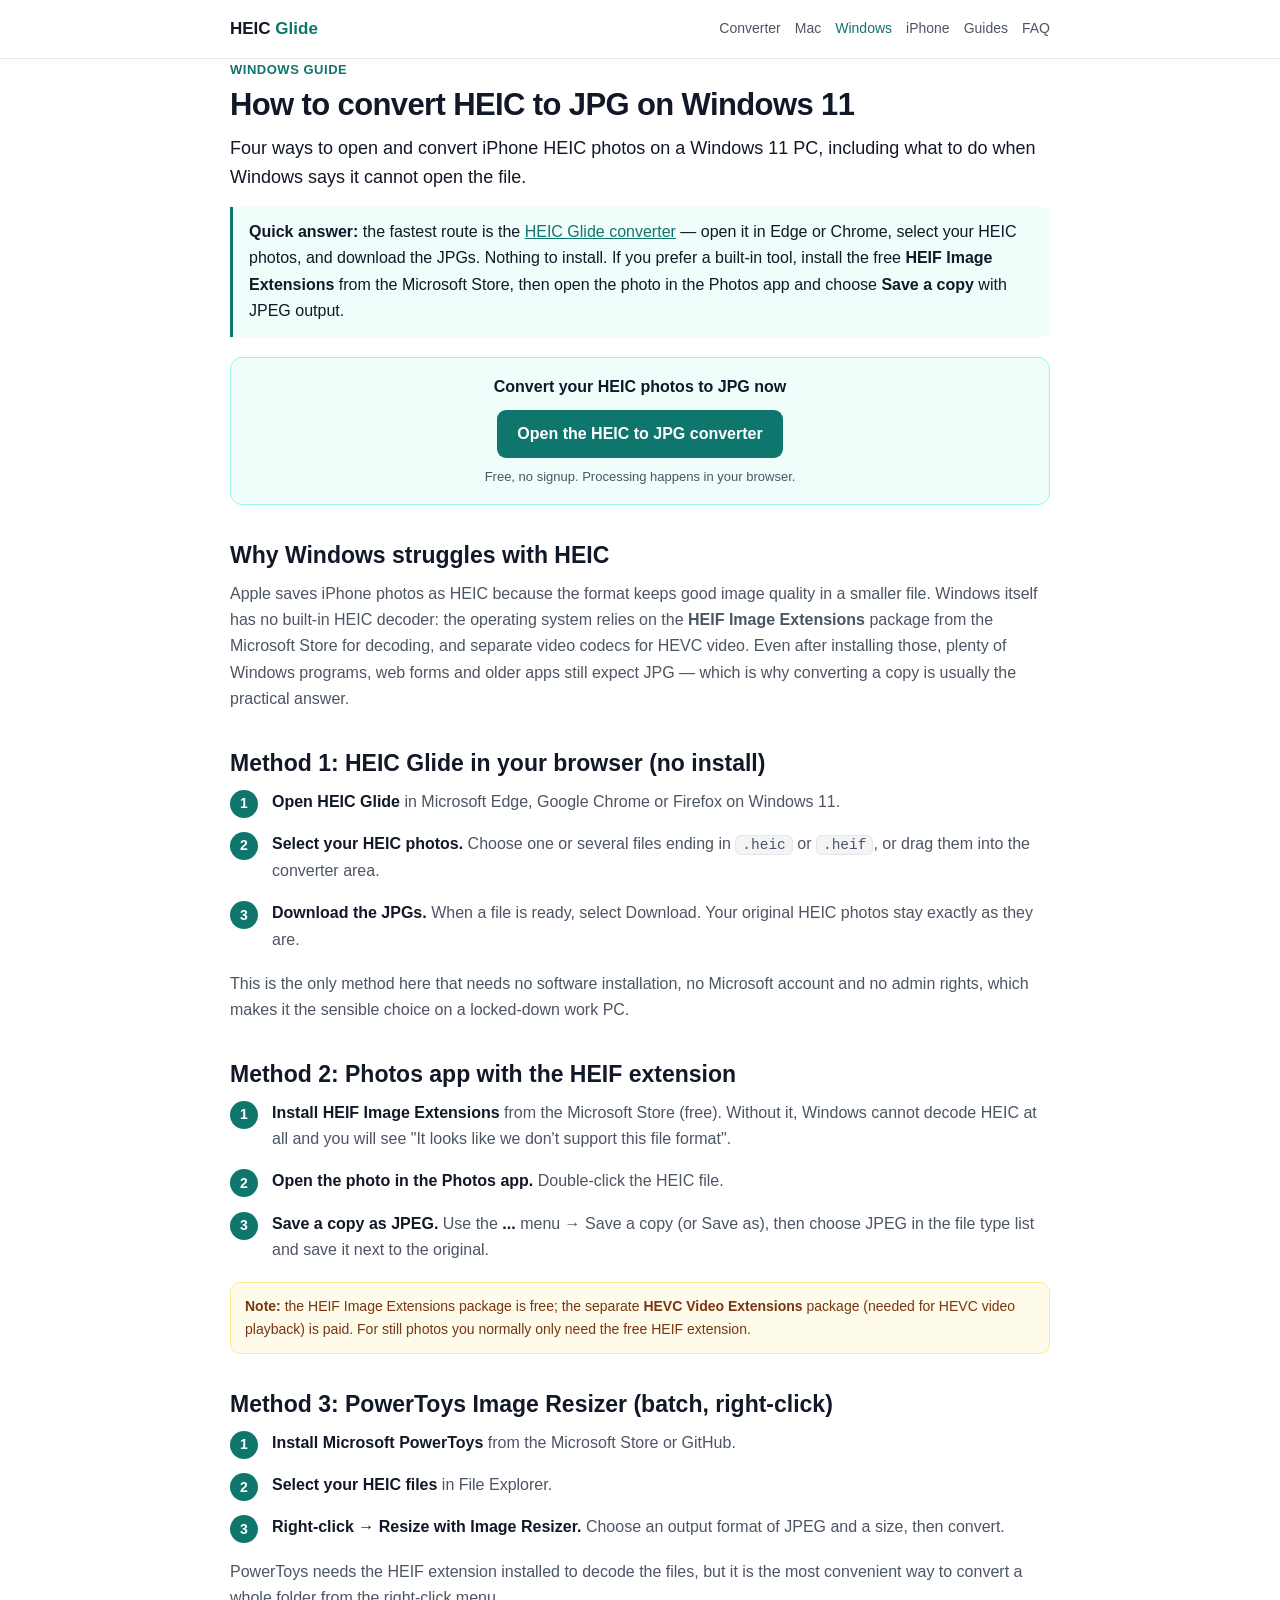
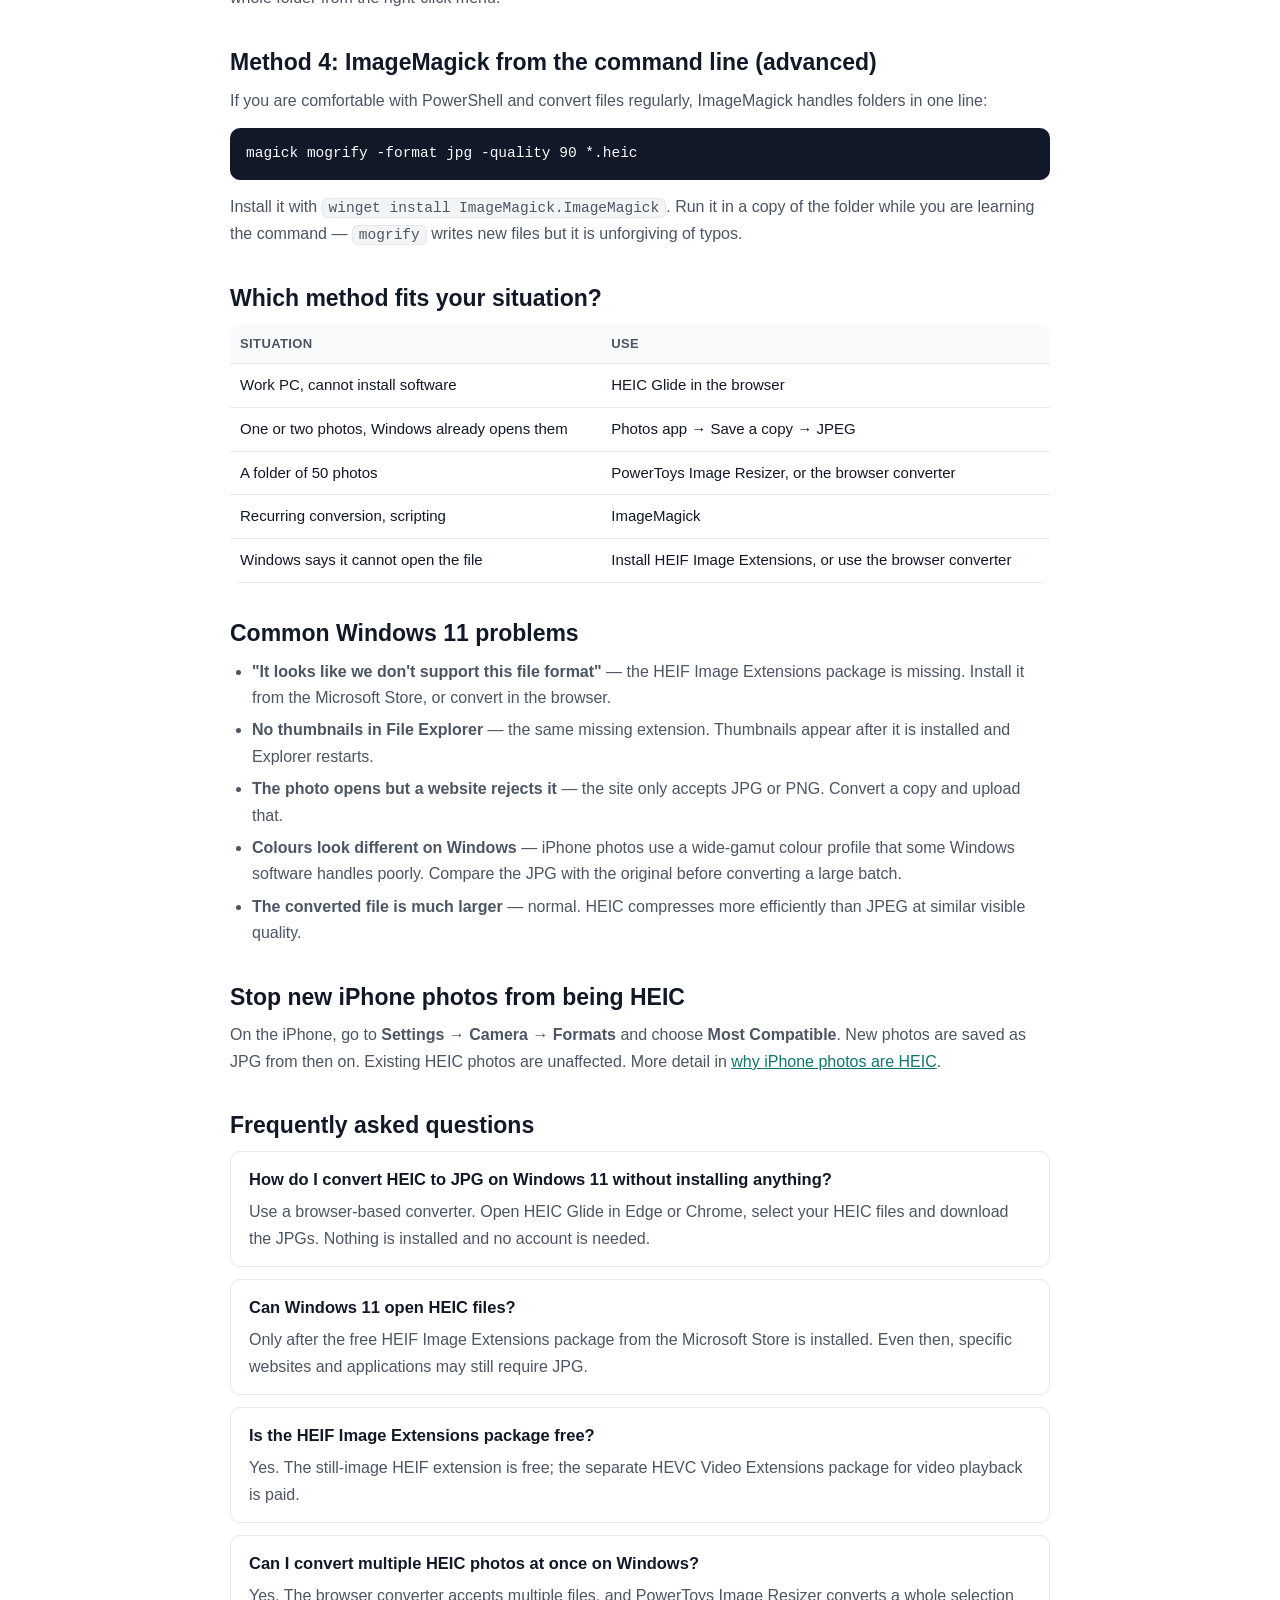
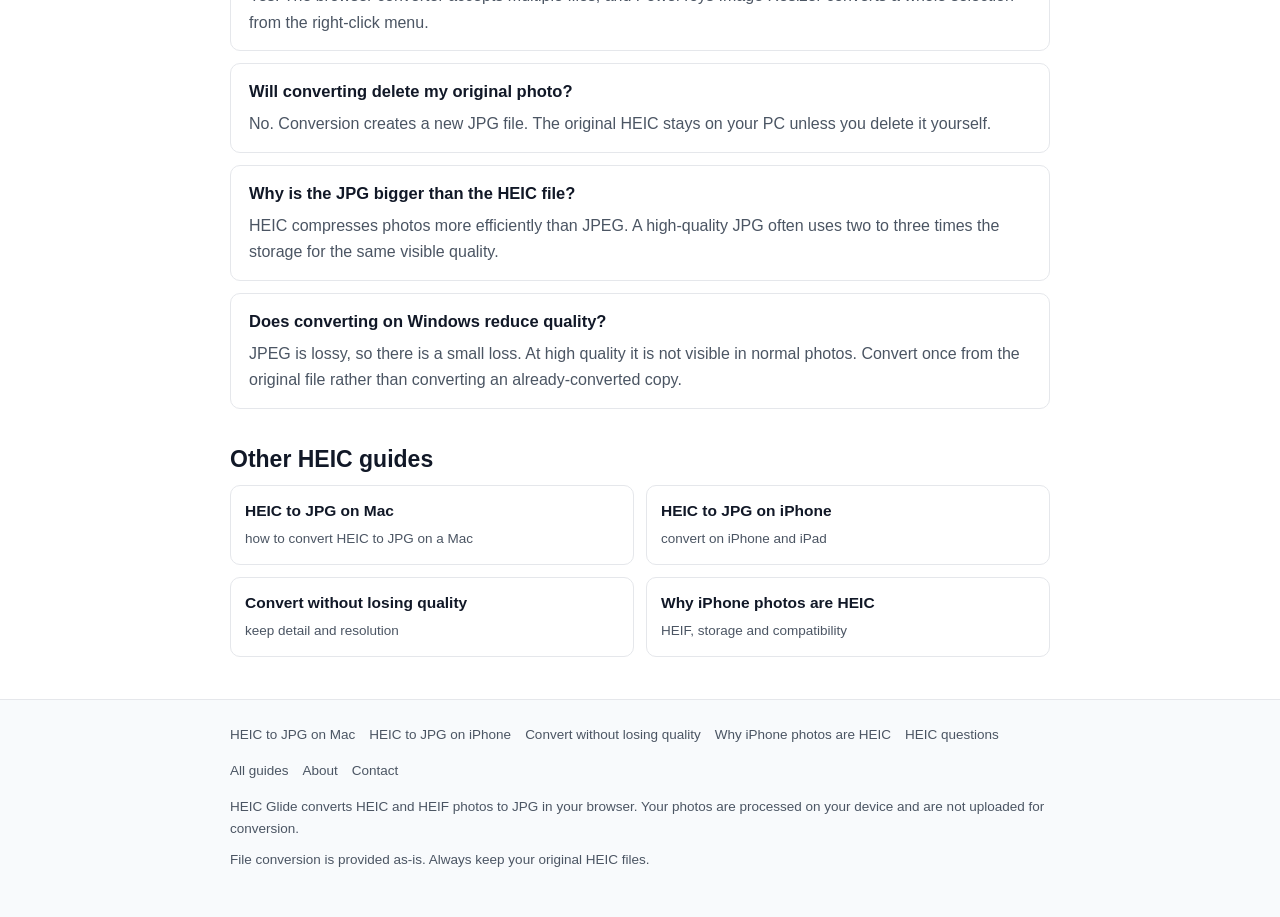
<file: heic-to-jpg-windows-11.html>
<!doctype html>
<html lang="en">
<head>
<meta charset="utf-8">
<meta name="viewport" content="width=device-width,initial-scale=1">
<title>How to Convert HEIC to JPG on Windows 11 (Free, No Install Option)</title>
<meta name="description" content="Convert iPhone HEIC photos to JPG on Windows 11: browser converter with no install, Photos app with the free HEIF extension, PowerToys batch conversion and fixes.">
<link rel="canonical" href="https://heicglide.com/heic-to-jpg-windows-11.html">
<meta name="robots" content="index,follow,max-image-preview:large">
<meta property="og:type" content="article">
<meta property="og:title" content="How to Convert HEIC to JPG on Windows 11 (Free, No Install Option)">
<meta property="og:description" content="Convert iPhone HEIC photos to JPG on Windows 11: browser converter with no install, Photos app with the free HEIF extension, PowerToys batch conversion and fixes.">
<meta property="og:url" content="https://heicglide.com/heic-to-jpg-windows-11.html">
<meta property="og:site_name" content="HEIC Glide">
<meta name="twitter:card" content="summary">
<style>
:root{--ink:#111827;--muted:#4b5563;--line:#e5e7eb;--bg:#fff;--soft:#f8fafc;
--brand:#0f766e;--brand-dark:#115e59;--brand-soft:#f0fdfa;--warn:#b45309}
*{box-sizing:border-box}
html{-webkit-text-size-adjust:100%}
body{margin:0;background:var(--bg);color:var(--ink);
 font:16px/1.65 -apple-system,BlinkMacSystemFont,"Segoe UI",Roboto,Helvetica,Arial,sans-serif}
.wrap{max-width:860px;margin:0 auto;padding:0 20px}
header.site{border-bottom:1px solid var(--line);background:#fff;position:sticky;top:0;z-index:20}
header.site .wrap{display:flex;align-items:center;gap:16px;min-height:58px;flex-wrap:wrap}
.brand{font-weight:700;font-size:17px;color:var(--ink);text-decoration:none}
.brand span{color:var(--brand)}
nav.main{display:flex;gap:14px;flex-wrap:wrap;margin-left:auto}
nav.main a{color:var(--muted);text-decoration:none;font-size:14px;font-weight:500}
nav.main a:hover,nav.main a[aria-current="page"]{color:var(--brand)}
main{padding:26px 0 8px}
.eyebrow{color:var(--brand);font-size:13px;font-weight:600;letter-spacing:.04em;text-transform:uppercase;margin:0 0 6px}
h1{font-size:31px;line-height:1.2;margin:0 0 10px;letter-spacing:-.02em}
h2{font-size:23px;line-height:1.3;margin:36px 0 10px}
h3{font-size:18px;margin:22px 0 6px}
p{margin:0 0 14px;color:var(--muted)}
p.lead{font-size:18px;color:var(--ink)}
ul,ol{color:var(--muted);padding-left:22px;margin:0 0 16px}
li{margin:6px 0}
a{color:var(--brand)}
.answer{border-left:3px solid var(--brand);background:var(--brand-soft);padding:12px 16px;border-radius:0 8px 8px 0;margin:0 0 18px}
.answer p{margin:0;color:var(--ink)}
.cta{border:1px solid #99f6e4;background:var(--brand-soft);border-radius:12px;padding:16px 18px;margin:20px 0;text-align:center}
.cta p{margin:0 0 10px;color:var(--ink);font-weight:600}
.cta a.btn{display:inline-block;background:var(--brand);color:#fff;text-decoration:none;
 padding:11px 20px;border-radius:9px;font-weight:600}
.cta a.btn:hover{background:var(--brand-dark)}
.cta .sub{display:block;margin-top:8px;font-size:13px;color:var(--muted);font-weight:400}
.steps{counter-reset:s;list-style:none;padding:0;margin:0 0 18px}
.steps>li{counter-increment:s;position:relative;padding:0 0 0 42px;margin:0 0 16px;color:var(--muted)}
.steps>li:before{content:counter(s);position:absolute;left:0;top:1px;width:28px;height:28px;border-radius:50%;
 background:var(--brand);color:#fff;font-weight:700;font-size:14px;display:flex;align-items:center;justify-content:center}
.steps>li b{color:var(--ink)}
table{width:100%;border-collapse:collapse;margin:0 0 16px;font-size:15px}
th,td{text-align:left;padding:9px 10px;border-bottom:1px solid var(--line)}
th{background:var(--soft);font-size:13px;text-transform:uppercase;letter-spacing:.03em;color:var(--muted)}
code{background:#f3f4f6;border:1px solid var(--line);border-radius:6px;padding:1px 6px;font-size:14.5px;
 font-family:ui-monospace,SFMono-Regular,Menlo,Consolas,monospace}
pre{background:#111827;color:#f9fafb;border-radius:10px;padding:14px 16px;overflow-x:auto;font-size:14px}
pre code{background:none;border:0;color:inherit;padding:0}
.faq{border:1px solid var(--line);border-radius:10px;padding:14px 18px;margin:0 0 12px}
.faq h3{margin:0 0 6px;font-size:16.5px}
.faq p{margin:0}
.note{font-size:13.5px;color:var(--muted);background:var(--soft);border:1px solid var(--line);border-radius:10px;padding:12px 14px}
.warn{font-size:14px;background:#fffbeb;border:1px solid #fde68a;border-radius:10px;padding:12px 14px;color:#78350f}
.tw{overflow-x:auto;-webkit-overflow-scrolling:touch;margin:0 0 16px;border-radius:10px}
.tw table{margin:0;min-width:540px}
.cards{display:grid;grid-template-columns:1fr 1fr;gap:12px;margin:8px 0 4px}
@media(max-width:560px){.cards{grid-template-columns:1fr}}
.card{border:1px solid var(--line);border-radius:10px;padding:12px 14px;text-decoration:none;display:block}
.card:hover{border-color:var(--brand);background:var(--brand-soft)}
.card b{display:block;color:var(--ink);font-size:15.5px;margin-bottom:2px}
.card span{color:var(--muted);font-size:13.5px}
footer.site{border-top:1px solid var(--line);margin-top:42px;padding:24px 0 40px;background:var(--soft)}
footer.site p{font-size:13.5px;margin:0 0 8px}
footer.site a{color:var(--muted);text-decoration:none;font-size:13.5px}
footer.site a:hover{color:var(--brand)}
.footlinks{display:flex;gap:14px;flex-wrap:wrap}
</style>
<script type="application/ld+json">{"@context": "https://schema.org", "@type": "BreadcrumbList", "itemListElement": [{"@type": "ListItem", "position": 1, "name": "HEIC to JPG converter", "item": "https://heicglide.com/"}, {"@type": "ListItem", "position": 2, "name": "HEIC to JPG on Windows 11", "item": "https://heicglide.com/heic-to-jpg-windows-11.html"}]}</script>
<script type="application/ld+json">{"@context": "https://schema.org", "@type": "FAQPage", "mainEntity": [{"@type": "Question", "name": "How do I convert HEIC to JPG on Windows 11 without installing anything?", "acceptedAnswer": {"@type": "Answer", "text": "Use a browser-based converter. Open HEIC Glide in Edge or Chrome, select your HEIC files and download the JPGs. Nothing is installed and no account is needed."}}, {"@type": "Question", "name": "Can Windows 11 open HEIC files?", "acceptedAnswer": {"@type": "Answer", "text": "Only after the free HEIF Image Extensions package from the Microsoft Store is installed. Even then, specific websites and applications may still require JPG."}}, {"@type": "Question", "name": "Is the HEIF Image Extensions package free?", "acceptedAnswer": {"@type": "Answer", "text": "Yes. The still-image HEIF extension is free; the separate HEVC Video Extensions package for video playback is paid."}}, {"@type": "Question", "name": "Can I convert multiple HEIC photos at once on Windows?", "acceptedAnswer": {"@type": "Answer", "text": "Yes. The browser converter accepts multiple files, and PowerToys Image Resizer converts a whole selection from the right-click menu."}}, {"@type": "Question", "name": "Will converting delete my original photo?", "acceptedAnswer": {"@type": "Answer", "text": "No. Conversion creates a new JPG file. The original HEIC stays on your PC unless you delete it yourself."}}, {"@type": "Question", "name": "Why is the JPG bigger than the HEIC file?", "acceptedAnswer": {"@type": "Answer", "text": "HEIC compresses photos more efficiently than JPEG. A high-quality JPG often uses two to three times the storage for the same visible quality."}}, {"@type": "Question", "name": "Does converting on Windows reduce quality?", "acceptedAnswer": {"@type": "Answer", "text": "JPEG is lossy, so there is a small loss. At high quality it is not visible in normal photos. Convert once from the original file rather than converting an already-converted copy."}}]}</script>
</head>
<body>
<header class="site"><div class="wrap"><a class="brand" href="/">HEIC <span>Glide</span></a><nav class="main" aria-label="Main"><a href="/">Converter</a><a href="heic-to-jpg-mac.html">Mac</a><a href="heic-to-jpg-windows-11.html" aria-current="page">Windows</a><a href="heic-to-jpg-iphone.html">iPhone</a><a href="guides.html">Guides</a><a href="faq.html">FAQ</a></nav></div></header>
<main class="wrap">

<p class="eyebrow">Windows guide</p>
<h1>How to convert HEIC to JPG on Windows 11</h1>
<p class="lead">Four ways to open and convert iPhone HEIC photos on a Windows 11 PC, including what to do when Windows says it cannot open the file.</p>

<div class="answer"><p><b>Quick answer:</b> the fastest route is the <a href="/">HEIC Glide converter</a> &mdash; open it in Edge or Chrome, select your HEIC photos, and download the JPGs. Nothing to install. If you prefer a built-in tool, install the free <b>HEIF Image Extensions</b> from the Microsoft Store, then open the photo in the Photos app and choose <b>Save a copy</b> with JPEG output.</p></div>

<div class="cta"><p>Convert your HEIC photos to JPG now</p><a class="btn" href="/">Open the HEIC to JPG converter</a><span class="sub">Free, no signup. Processing happens in your browser.</span></div>

<h2>Why Windows struggles with HEIC</h2>
<p>Apple saves iPhone photos as HEIC because the format keeps good image quality in a smaller file. Windows itself has no built-in HEIC decoder: the operating system relies on the <b>HEIF Image Extensions</b> package from the Microsoft Store for decoding, and separate video codecs for HEVC video. Even after installing those, plenty of Windows programs, web forms and older apps still expect JPG &mdash; which is why converting a copy is usually the practical answer.</p>

<h2>Method 1: HEIC Glide in your browser (no install)</h2>
<ol class="steps">
  <li><b>Open HEIC Glide</b> in Microsoft Edge, Google Chrome or Firefox on Windows 11.</li>
  <li><b>Select your HEIC photos.</b> Choose one or several files ending in <code>.heic</code> or <code>.heif</code>, or drag them into the converter area.</li>
  <li><b>Download the JPGs.</b> When a file is ready, select Download. Your original HEIC photos stay exactly as they are.</li>
</ol>
<p>This is the only method here that needs no software installation, no Microsoft account and no admin rights, which makes it the sensible choice on a locked-down work PC.</p>

<h2>Method 2: Photos app with the HEIF extension</h2>
<ol class="steps">
  <li><b>Install HEIF Image Extensions</b> from the Microsoft Store (free). Without it, Windows cannot decode HEIC at all and you will see "It looks like we don't support this file format".</li>
  <li><b>Open the photo in the Photos app.</b> Double-click the HEIC file.</li>
  <li><b>Save a copy as JPEG.</b> Use the <b>...</b> menu &rarr; Save a copy (or Save as), then choose JPEG in the file type list and save it next to the original.</li>
</ol>
<p class="warn"><b>Note:</b> the HEIF Image Extensions package is free; the separate <b>HEVC Video Extensions</b> package (needed for HEVC video playback) is paid. For still photos you normally only need the free HEIF extension.</p>

<h2>Method 3: PowerToys Image Resizer (batch, right-click)</h2>
<ol class="steps">
  <li><b>Install Microsoft PowerToys</b> from the Microsoft Store or GitHub.</li>
  <li><b>Select your HEIC files</b> in File Explorer.</li>
  <li><b>Right-click &rarr; Resize with Image Resizer.</b> Choose an output format of JPEG and a size, then convert.</li>
</ol>
<p>PowerToys needs the HEIF extension installed to decode the files, but it is the most convenient way to convert a whole folder from the right-click menu.</p>

<h2>Method 4: ImageMagick from the command line (advanced)</h2>
<p>If you are comfortable with PowerShell and convert files regularly, ImageMagick handles folders in one line:</p>
<pre><code>magick mogrify -format jpg -quality 90 *.heic</code></pre>
<p>Install it with <code>winget install ImageMagick.ImageMagick</code>. Run it in a copy of the folder while you are learning the command &mdash; <code>mogrify</code> writes new files but it is unforgiving of typos.</p>

<h2>Which method fits your situation?</h2>
<div class="tw"><table>
  <thead><tr><th>Situation</th><th>Use</th></tr></thead>
  <tbody>
    <tr><td>Work PC, cannot install software</td><td>HEIC Glide in the browser</td></tr>
    <tr><td>One or two photos, Windows already opens them</td><td>Photos app &rarr; Save a copy &rarr; JPEG</td></tr>
    <tr><td>A folder of 50 photos</td><td>PowerToys Image Resizer, or the browser converter</td></tr>
    <tr><td>Recurring conversion, scripting</td><td>ImageMagick</td></tr>
    <tr><td>Windows says it cannot open the file</td><td>Install HEIF Image Extensions, or use the browser converter</td></tr>
  </tbody>
</table></div>

<h2>Common Windows 11 problems</h2>
<ul>
  <li><b>"It looks like we don't support this file format"</b> &mdash; the HEIF Image Extensions package is missing. Install it from the Microsoft Store, or convert in the browser.</li>
  <li><b>No thumbnails in File Explorer</b> &mdash; the same missing extension. Thumbnails appear after it is installed and Explorer restarts.</li>
  <li><b>The photo opens but a website rejects it</b> &mdash; the site only accepts JPG or PNG. Convert a copy and upload that.</li>
  <li><b>Colours look different on Windows</b> &mdash; iPhone photos use a wide-gamut colour profile that some Windows software handles poorly. Compare the JPG with the original before converting a large batch.</li>
  <li><b>The converted file is much larger</b> &mdash; normal. HEIC compresses more efficiently than JPEG at similar visible quality.</li>
</ul>

<h2>Stop new iPhone photos from being HEIC</h2>
<p>On the iPhone, go to <b>Settings &rarr; Camera &rarr; Formats</b> and choose <b>Most Compatible</b>. New photos are saved as JPG from then on. Existing HEIC photos are unaffected. More detail in <a href="why-iphone-photos-are-heic.html">why iPhone photos are HEIC</a>.</p>

<h2>Frequently asked questions</h2>
<div class="faq"><h3>How do I convert HEIC to JPG on Windows 11 without installing anything?</h3><p>Use a browser-based converter. Open HEIC Glide in Edge or Chrome, select your HEIC files and download the JPGs. Nothing is installed and no account is needed.</p></div>
<div class="faq"><h3>Can Windows 11 open HEIC files?</h3><p>Only after the free HEIF Image Extensions package from the Microsoft Store is installed. Even then, specific websites and applications may still require JPG.</p></div>
<div class="faq"><h3>Is the HEIF Image Extensions package free?</h3><p>Yes. The still-image HEIF extension is free; the separate HEVC Video Extensions package for video playback is paid.</p></div>
<div class="faq"><h3>Can I convert multiple HEIC photos at once on Windows?</h3><p>Yes. The browser converter accepts multiple files, and PowerToys Image Resizer converts a whole selection from the right-click menu.</p></div>
<div class="faq"><h3>Will converting delete my original photo?</h3><p>No. Conversion creates a new JPG file. The original HEIC stays on your PC unless you delete it yourself.</p></div>
<div class="faq"><h3>Why is the JPG bigger than the HEIC file?</h3><p>HEIC compresses photos more efficiently than JPEG. A high-quality JPG often uses two to three times the storage for the same visible quality.</p></div>
<div class="faq"><h3>Does converting on Windows reduce quality?</h3><p>JPEG is lossy, so there is a small loss. At high quality it is not visible in normal photos. Convert once from the original file rather than converting an already-converted copy.</p></div>

<h2>Other HEIC guides</h2><div class="cards"><a class="card" href="heic-to-jpg-mac.html"><b>HEIC to JPG on Mac</b><span>how to convert HEIC to JPG on a Mac</span></a><a class="card" href="heic-to-jpg-iphone.html"><b>HEIC to JPG on iPhone</b><span>convert on iPhone and iPad</span></a><a class="card" href="convert-heic-to-jpg-without-losing-quality.html"><b>Convert without losing quality</b><span>keep detail and resolution</span></a><a class="card" href="why-iphone-photos-are-heic.html"><b>Why iPhone photos are HEIC</b><span>HEIF, storage and compatibility</span></a></div>
</main>
<footer class="site"><div class="wrap"><div class="footlinks"><a href="heic-to-jpg-mac.html">HEIC to JPG on Mac</a><a href="heic-to-jpg-iphone.html">HEIC to JPG on iPhone</a><a href="convert-heic-to-jpg-without-losing-quality.html">Convert without losing quality</a><a href="why-iphone-photos-are-heic.html">Why iPhone photos are HEIC</a><a href="faq.html">HEIC questions</a><a href="guides.html">All guides</a><a href="about.html">About</a><a href="contact.html">Contact</a></div><p style="margin-top:14px">HEIC Glide converts HEIC and HEIF photos to JPG in your browser. Your photos are processed on your device and are not uploaded for conversion.</p><p>File conversion is provided as-is. Always keep your original HEIC files.</p></div></footer>
</body>
</html>
</file>
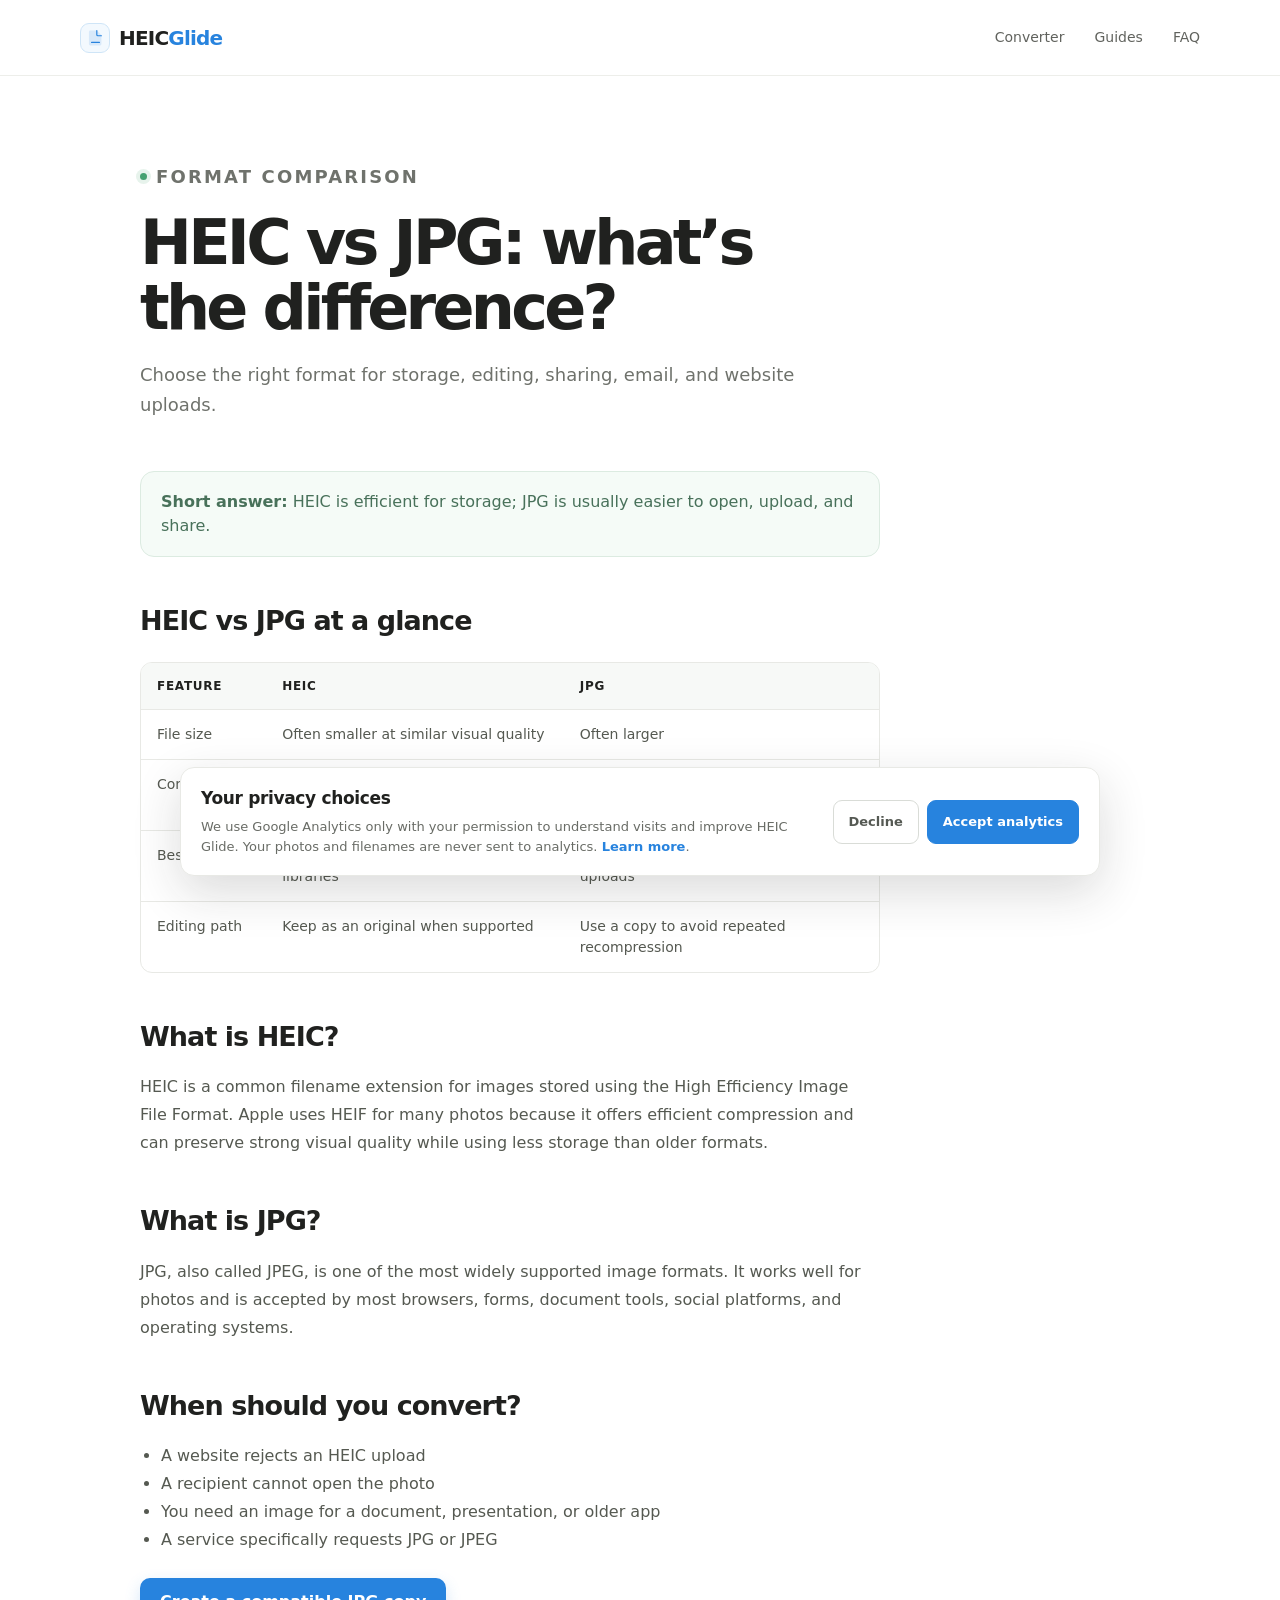
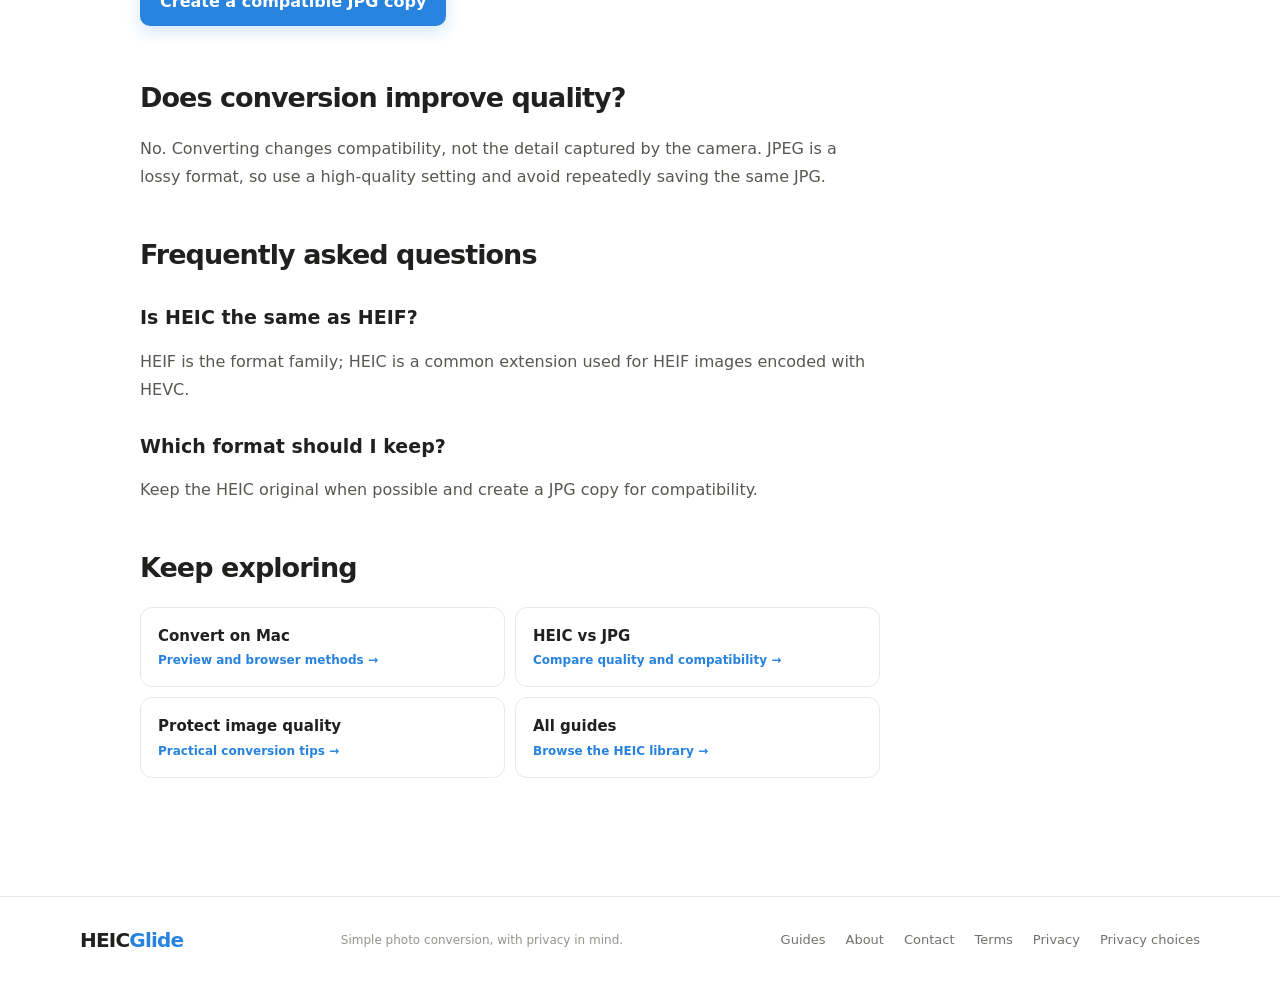
<file: heic-vs-jpg.html>
<!doctype html>
<html lang="en">
<head>
  <meta charset="utf-8">
  <meta name="viewport" content="width=device-width, initial-scale=1">
  <title>HEIC vs JPG: Quality, Size & Compatibility | HEIC Glide</title>
  <meta name="description" content="Compare HEIC and JPG file size, image quality, compatibility, and best uses. Learn when to keep HEIC and when to convert.">
  <meta name="robots" content="index,follow">
  <link rel="canonical" href="https://heicglide.com/heic-vs-jpg.html">
  <meta property="og:type" content="article">
  <meta property="og:url" content="https://heicglide.com/heic-vs-jpg.html">
  <meta property="og:title" content="HEIC vs JPG: Quality, Size & Compatibility | HEIC Glide">
  <meta property="og:description" content="Compare HEIC and JPG file size, image quality, compatibility, and best uses. Learn when to keep HEIC and when to convert.">
  <meta property="og:site_name" content="HEIC Glide">
  <meta name="twitter:card" content="summary">
  <link rel="stylesheet" href="styles.css">
  <script type="application/ld+json">{"@context":"https://schema.org","@type":"Article","headline":"HEIC vs JPG: What’s the Difference?","description":"A practical comparison of HEIC and JPG image formats.","mainEntityOfPage":"https://heicglide.com/heic-vs-jpg.html","publisher":{"@type":"Organization","name":"HEIC Glide","url":"https://heicglide.com/"}}</script>
  <script type="application/ld+json">{"@context":"https://schema.org","@type":"FAQPage","mainEntity":[{"@type":"Question","name":"Is HEIC better quality than JPG?","acceptedAnswer":{"@type":"Answer","text":"HEIC can often preserve similar visual quality at a smaller file size, but the result depends on the source image and encoding settings."}},{"@type":"Question","name":"Why is JPG more compatible than HEIC?","acceptedAnswer":{"@type":"Answer","text":"JPG has been supported for decades across browsers, websites, documents, and operating systems, while HEIC support is newer and less universal."}},{"@type":"Question","name":"Should I delete HEIC files after converting them?","acceptedAnswer":{"@type":"Answer","text":"It is usually safer to keep the original HEIC files as master copies and use JPG copies for sharing or uploads."}}]}</script>
  <script src="analytics-consent.js" defer></script>
</head>
<body>
  <header class="site-header"><div class="container header-inner"><a class="brand" href="/" aria-label="HEIC Glide home"><span class="brand-mark" aria-hidden="true"><svg viewBox="0 0 32 32" fill="none"><path d="M8 5.5h10.2L25 12.3V26a2 2 0 0 1-2 2H8a2 2 0 0 1-2-2V7.5a2 2 0 0 1 2-2Z" fill="currentColor" opacity=".13"/><path d="M18 5.5v6.2a1.6 1.6 0 0 0 1.6 1.6H25" stroke="currentColor" stroke-width="1.8" stroke-linecap="round"/><path d="M10 23.5h12" stroke="currentColor" stroke-width="1.8" stroke-linecap="round"/></svg></span><span>HEIC<span class="brand-accent">Glide</span></span></a><nav class="nav" aria-label="Main navigation"><a href="/#converter">Converter</a><a href="guides.html">Guides</a><a href="faq.html">FAQ</a></nav></div></header>
  <main class="page-main"><div class="container narrow">
    <div class="page-hero"><p class="eyebrow"><span class="eyebrow-dot"></span> Format comparison</p><h1>HEIC vs JPG: what’s the difference?</h1><p>Choose the right format for storage, editing, sharing, email, and website uploads.</p></div>
    <article class="article"><div class="notice"><strong>Short answer:</strong> HEIC is efficient for storage; JPG is usually easier to open, upload, and share.</div>
<h2>HEIC vs JPG at a glance</h2><div class="comparison-wrap"><table class="comparison-table"><thead><tr><th>Feature</th><th>HEIC</th><th>JPG</th></tr></thead><tbody><tr><td>File size</td><td>Often smaller at similar visual quality</td><td>Often larger</td></tr><tr><td>Compatibility</td><td>Good on newer Apple and modern systems</td><td>Excellent across websites and devices</td></tr><tr><td>Best use</td><td>Efficient originals and Apple photo libraries</td><td>Sharing, forms, documents, and web uploads</td></tr><tr><td>Editing path</td><td>Keep as an original when supported</td><td>Use a copy to avoid repeated recompression</td></tr></tbody></table></div>
<h2>What is HEIC?</h2><p>HEIC is a common filename extension for images stored using the High Efficiency Image File Format. Apple uses HEIF for many photos because it offers efficient compression and can preserve strong visual quality while using less storage than older formats.</p>
<h2>What is JPG?</h2><p>JPG, also called JPEG, is one of the most widely supported image formats. It works well for photos and is accepted by most browsers, forms, document tools, social platforms, and operating systems.</p>
<h2>When should you convert?</h2><ul><li>A website rejects an HEIC upload</li><li>A recipient cannot open the photo</li><li>You need an image for a document, presentation, or older app</li><li>A service specifically requests JPG or JPEG</li></ul>
<p><a class="primary-button" href="/#converter">Create a compatible JPG copy</a></p>
<h2>Does conversion improve quality?</h2><p>No. Converting changes compatibility, not the detail captured by the camera. JPEG is a lossy format, so use a high-quality setting and avoid repeatedly saving the same JPG.</p>
<h2>Frequently asked questions</h2><h3>Is HEIC the same as HEIF?</h3><p>HEIF is the format family; HEIC is a common extension used for HEIF images encoded with HEVC.</p><h3>Which format should I keep?</h3><p>Keep the HEIC original when possible and create a JPG copy for compatibility.</p><h2>Keep exploring</h2><div class="related-grid"><a href="heic-to-jpg-mac.html"><strong>Convert on Mac</strong><span>Preview and browser methods →</span></a><a href="heic-vs-jpg.html"><strong>HEIC vs JPG</strong><span>Compare quality and compatibility →</span></a><a href="convert-heic-to-jpg-without-losing-quality.html"><strong>Protect image quality</strong><span>Practical conversion tips →</span></a><a href="guides.html"><strong>All guides</strong><span>Browse the HEIC library →</span></a></div></article>
  </div></main>
  <footer class="site-footer"><div class="container footer-inner"><a class="brand" href="/"><span>HEIC<span class="brand-accent">Glide</span></span></a><p>Simple photo conversion, with privacy in mind.</p><nav aria-label="Footer navigation"><a href="guides.html">Guides</a><a href="about.html">About</a><a href="contact.html">Contact</a><a href="terms.html">Terms</a><a href="privacy.html">Privacy</a></nav></div></footer>
</body>
</html>
</file>
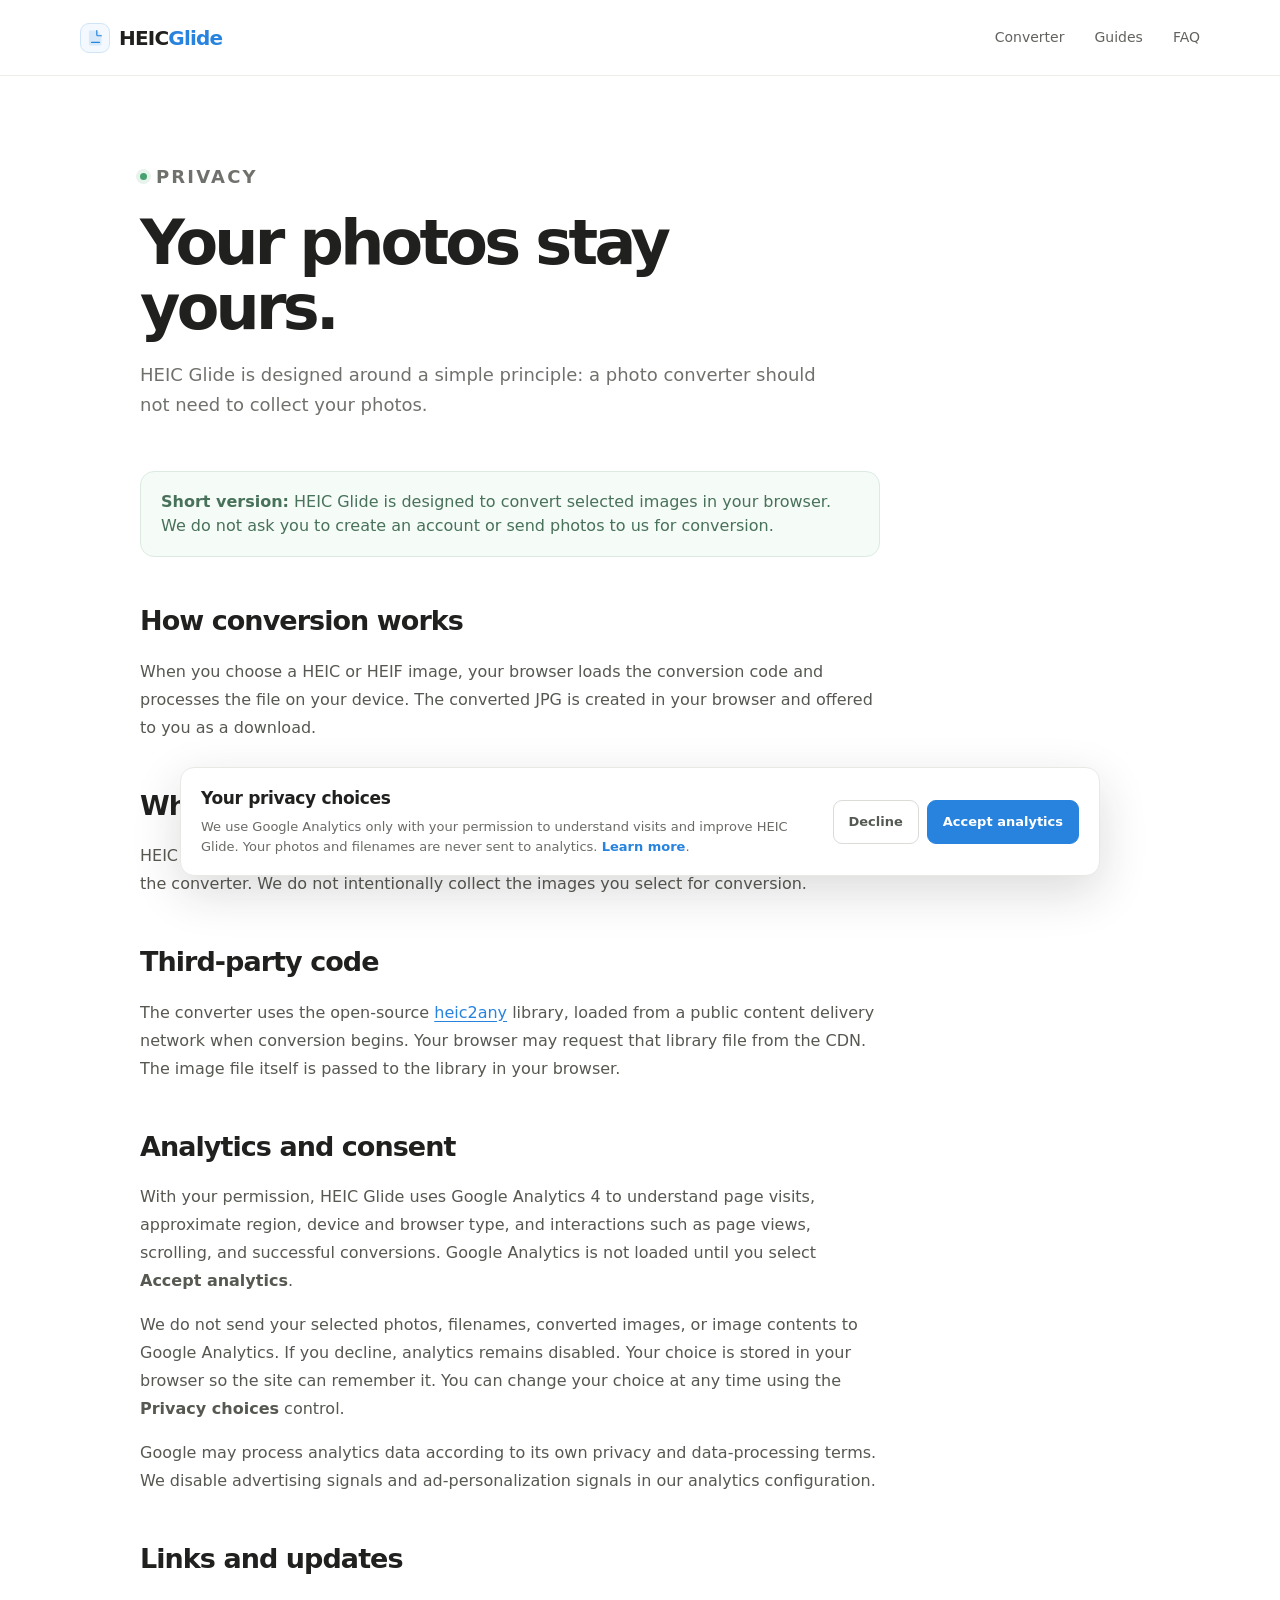
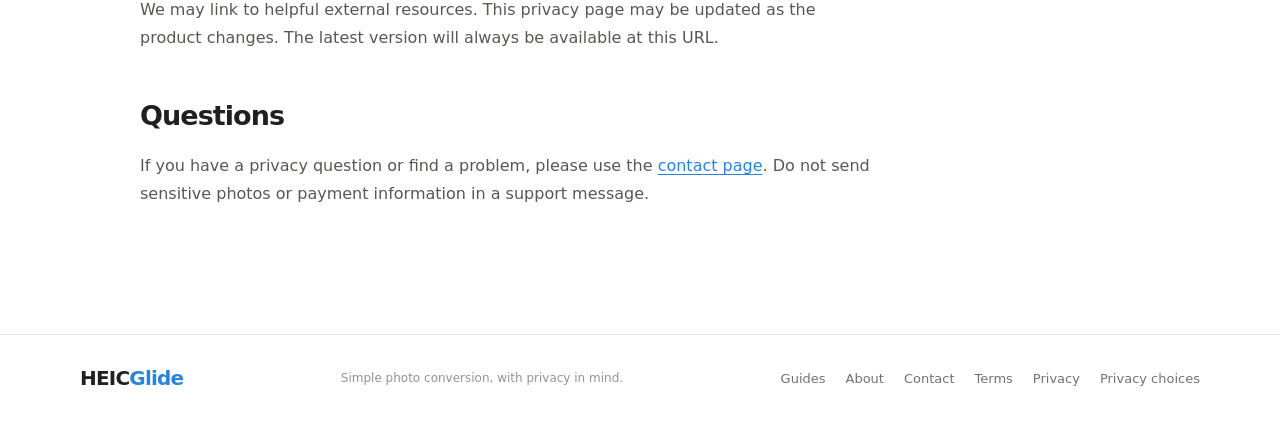
<file: privacy.html>
<!doctype html>
<html lang="en"><head><meta charset="utf-8"><meta name="viewport" content="width=device-width, initial-scale=1"><title>Privacy | HEIC Glide</title><meta name="description" content="Learn how HEIC Glide handles your privacy when you convert HEIC photos to JPG."><link rel="canonical" href="https://heicglide.com/privacy.html"><meta name="robots" content="index,follow"><link rel="stylesheet" href="styles.css"><script src="analytics-consent.js" defer></script></head><body><header class="site-header"><div class="container header-inner"><a class="brand" href="/" aria-label="HEIC Glide home"><span class="brand-mark" aria-hidden="true"><svg viewBox="0 0 32 32" fill="none"><path d="M8 5.5h10.2L25 12.3V26a2 2 0 0 1-2 2H8a2 2 0 0 1-2-2V7.5a2 2 0 0 1 2-2Z" fill="currentColor" opacity=".13"/><path d="M18 5.5v6.2a1.6 1.6 0 0 0 1.6 1.6H25" stroke="currentColor" stroke-width="1.8" stroke-linecap="round"/><path d="M10 23.5h12" stroke="currentColor" stroke-width="1.8" stroke-linecap="round"/></svg></span><span>HEIC<span class="brand-accent">Glide</span></span></a><nav class="nav" aria-label="Main navigation"><a href="/#converter">Converter</a><a href="guides.html">Guides</a><a href="faq.html">FAQ</a></nav></div></header><main class="page-main"><div class="container narrow"><div class="page-hero"><p class="eyebrow"><span class="eyebrow-dot"></span> Privacy</p><h1>Your photos stay yours.</h1><p>HEIC Glide is designed around a simple principle: a photo converter should not need to collect your photos.</p></div><article class="article"><div class="notice"><strong>Short version:</strong> HEIC Glide is designed to convert selected images in your browser. We do not ask you to create an account or send photos to us for conversion.</div><h2>How conversion works</h2><p>When you choose a HEIC or HEIF image, your browser loads the conversion code and processes the file on your device. The converted JPG is created in your browser and offered to you as a download.</p><h2>What we collect</h2><p>HEIC Glide does not require a name, email address, account, or payment information to use the converter. We do not intentionally collect the images you select for conversion.</p><h2>Third-party code</h2><p>The converter uses the open-source <a href="https://github.com/catdad-experiments/heic2any" rel="noopener">heic2any</a> library, loaded from a public content delivery network when conversion begins. Your browser may request that library file from the CDN. The image file itself is passed to the library in your browser.</p><h2>Analytics and consent</h2><p>With your permission, HEIC Glide uses Google Analytics 4 to understand page visits, approximate region, device and browser type, and interactions such as page views, scrolling, and successful conversions. Google Analytics is not loaded until you select <strong>Accept analytics</strong>.</p><p>We do not send your selected photos, filenames, converted images, or image contents to Google Analytics. If you decline, analytics remains disabled. Your choice is stored in your browser so the site can remember it. You can change your choice at any time using the <strong>Privacy choices</strong> control.</p><p>Google may process analytics data according to its own privacy and data-processing terms. We disable advertising signals and ad-personalization signals in our analytics configuration.</p><h2>Links and updates</h2><p>We may link to helpful external resources. This privacy page may be updated as the product changes. The latest version will always be available at this URL.</p><h2>Questions</h2><p>If you have a privacy question or find a problem, please use the <a href="contact.html">contact page</a>. Do not send sensitive photos or payment information in a support message.</p></article></div></main><footer class="site-footer"><div class="container footer-inner"><a class="brand" href="/"><span>HEIC<span class="brand-accent">Glide</span></span></a><p>Simple photo conversion, with privacy in mind.</p><nav aria-label="Footer navigation"><a href="guides.html">Guides</a><a href="about.html">About</a><a href="contact.html">Contact</a><a href="terms.html">Terms</a><a href="privacy.html">Privacy</a></nav></div></footer></body></html>
</file>
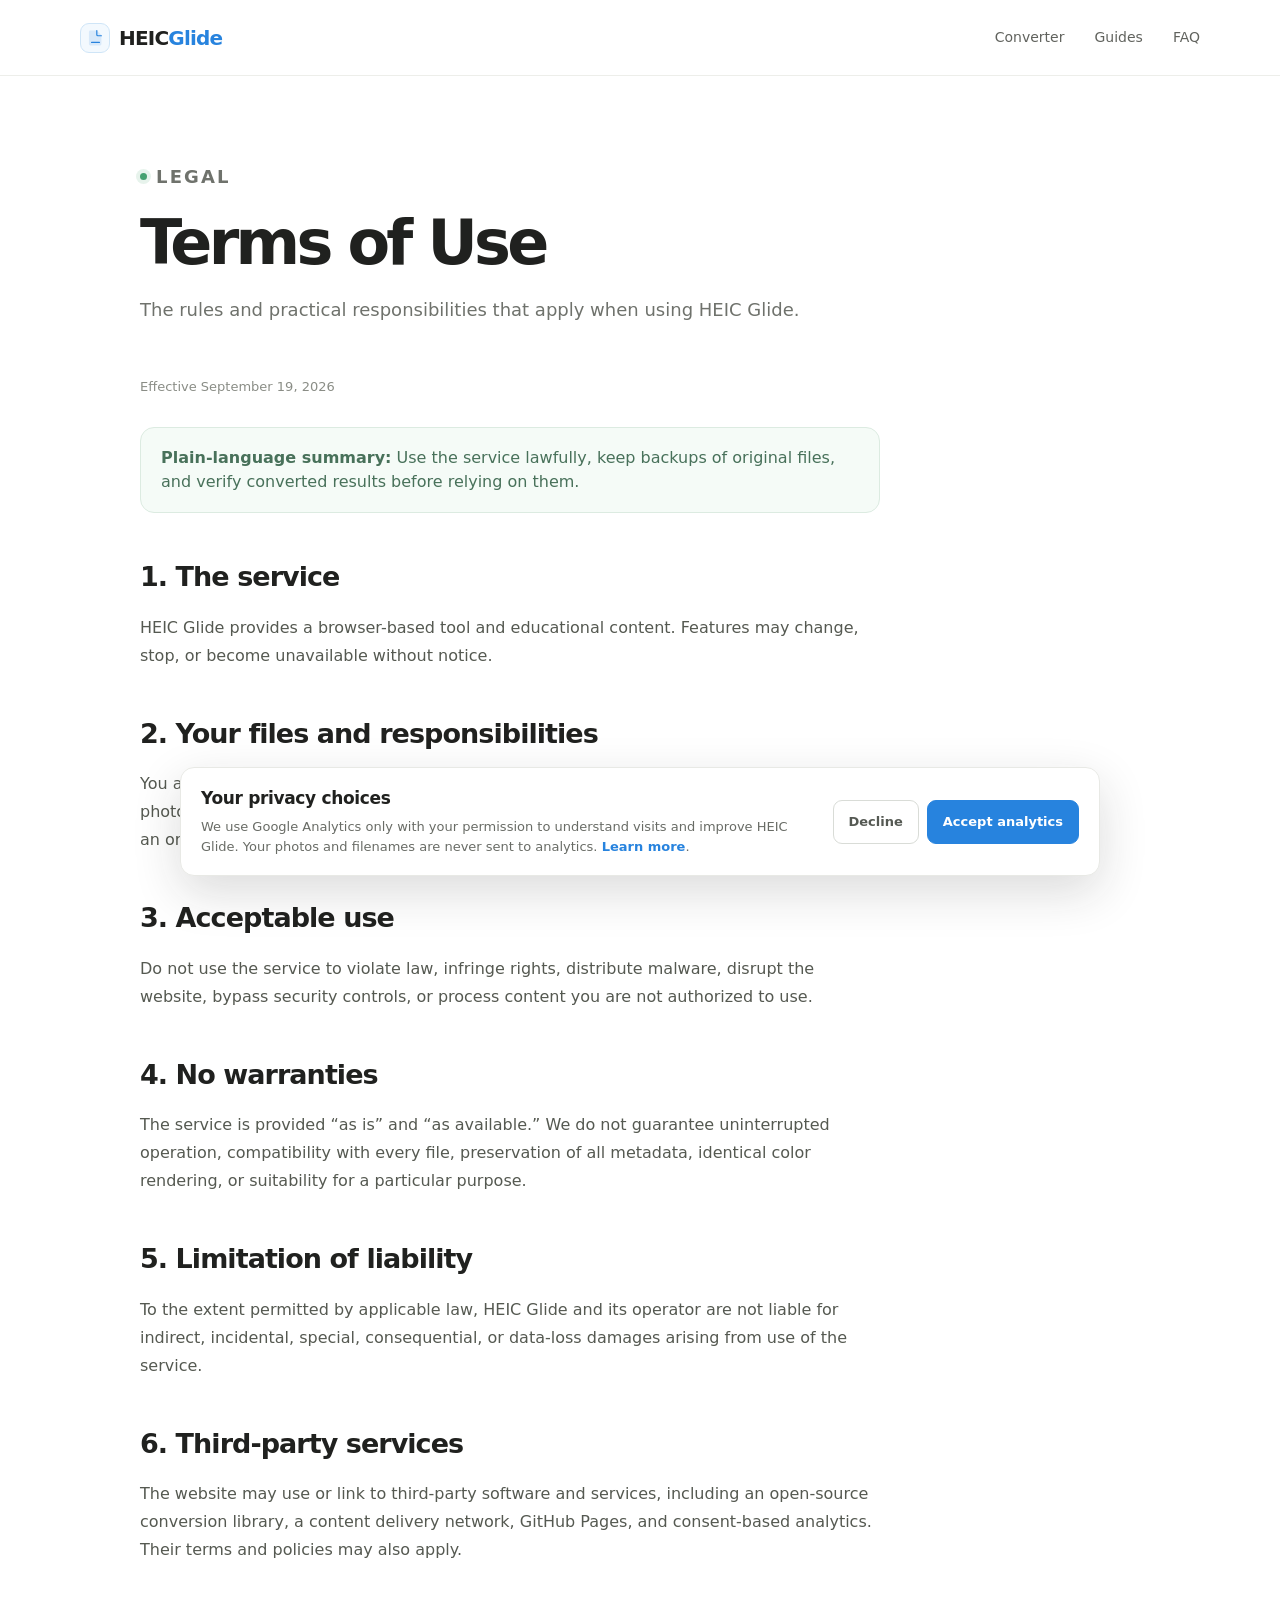
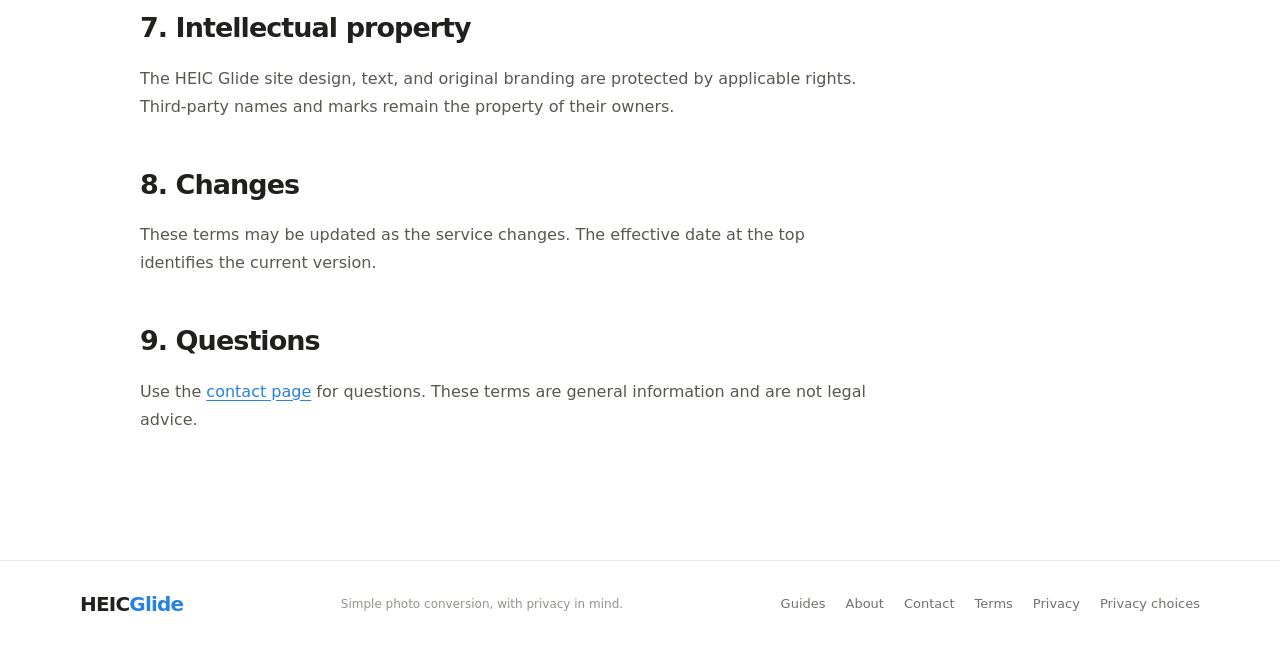
<file: terms.html>
<!doctype html>
<html lang="en">
<head>
  <meta charset="utf-8">
  <meta name="viewport" content="width=device-width, initial-scale=1">
  <title>Terms of Use | HEIC Glide</title>
  <meta name="description" content="Read the terms for using HEIC Glide, including acceptable use, file responsibility, warranties, and third-party services.">
  <meta name="robots" content="index,follow">
  <link rel="canonical" href="https://heicglide.com/terms.html">
  <meta property="og:type" content="website">
  <meta property="og:url" content="https://heicglide.com/terms.html">
  <meta property="og:title" content="Terms of Use | HEIC Glide">
  <meta property="og:description" content="Read the terms for using HEIC Glide, including acceptable use, file responsibility, warranties, and third-party services.">
  <meta property="og:site_name" content="HEIC Glide">
  <meta name="twitter:card" content="summary">
  <link rel="stylesheet" href="styles.css">
  <script type="application/ld+json">{"@context":"https://schema.org","@type":"WebPage","name":"HEIC Glide Terms of Use","url":"https://heicglide.com/terms.html"}</script>
  <script src="analytics-consent.js" defer></script>
</head>
<body>
  <header class="site-header"><div class="container header-inner"><a class="brand" href="/" aria-label="HEIC Glide home"><span class="brand-mark" aria-hidden="true"><svg viewBox="0 0 32 32" fill="none"><path d="M8 5.5h10.2L25 12.3V26a2 2 0 0 1-2 2H8a2 2 0 0 1-2-2V7.5a2 2 0 0 1 2-2Z" fill="currentColor" opacity=".13"/><path d="M18 5.5v6.2a1.6 1.6 0 0 0 1.6 1.6H25" stroke="currentColor" stroke-width="1.8" stroke-linecap="round"/><path d="M10 23.5h12" stroke="currentColor" stroke-width="1.8" stroke-linecap="round"/></svg></span><span>HEIC<span class="brand-accent">Glide</span></span></a><nav class="nav" aria-label="Main navigation"><a href="/#converter">Converter</a><a href="guides.html">Guides</a><a href="faq.html">FAQ</a></nav></div></header>
  <main class="page-main"><div class="container narrow">
    <div class="page-hero"><p class="eyebrow"><span class="eyebrow-dot"></span> Legal</p><h1>Terms of Use</h1><p>The rules and practical responsibilities that apply when using HEIC Glide.</p></div>
    <article class="article"><p class="legal-meta">Effective September 19, 2026</p><div class="notice"><strong>Plain-language summary:</strong> Use the service lawfully, keep backups of original files, and verify converted results before relying on them.</div><h2>1. The service</h2><p>HEIC Glide provides a browser-based tool and educational content. Features may change, stop, or become unavailable without notice.</p><h2>2. Your files and responsibilities</h2><p>You are responsible for having the right to use the files you select. Keep backups of original photos and review every converted file before submitting, publishing, printing, or deleting an original.</p><h2>3. Acceptable use</h2><p>Do not use the service to violate law, infringe rights, distribute malware, disrupt the website, bypass security controls, or process content you are not authorized to use.</p><h2>4. No warranties</h2><p>The service is provided “as is” and “as available.” We do not guarantee uninterrupted operation, compatibility with every file, preservation of all metadata, identical color rendering, or suitability for a particular purpose.</p><h2>5. Limitation of liability</h2><p>To the extent permitted by applicable law, HEIC Glide and its operator are not liable for indirect, incidental, special, consequential, or data-loss damages arising from use of the service.</p><h2>6. Third-party services</h2><p>The website may use or link to third-party software and services, including an open-source conversion library, a content delivery network, GitHub Pages, and consent-based analytics. Their terms and policies may also apply.</p><h2>7. Intellectual property</h2><p>The HEIC Glide site design, text, and original branding are protected by applicable rights. Third-party names and marks remain the property of their owners.</p><h2>8. Changes</h2><p>These terms may be updated as the service changes. The effective date at the top identifies the current version.</p><h2>9. Questions</h2><p>Use the <a href="contact.html">contact page</a> for questions. These terms are general information and are not legal advice.</p></article>
  </div></main>
  <footer class="site-footer"><div class="container footer-inner"><a class="brand" href="/"><span>HEIC<span class="brand-accent">Glide</span></span></a><p>Simple photo conversion, with privacy in mind.</p><nav aria-label="Footer navigation"><a href="guides.html">Guides</a><a href="about.html">About</a><a href="contact.html">Contact</a><a href="terms.html">Terms</a><a href="privacy.html">Privacy</a></nav></div></footer>
</body>
</html>
</file>
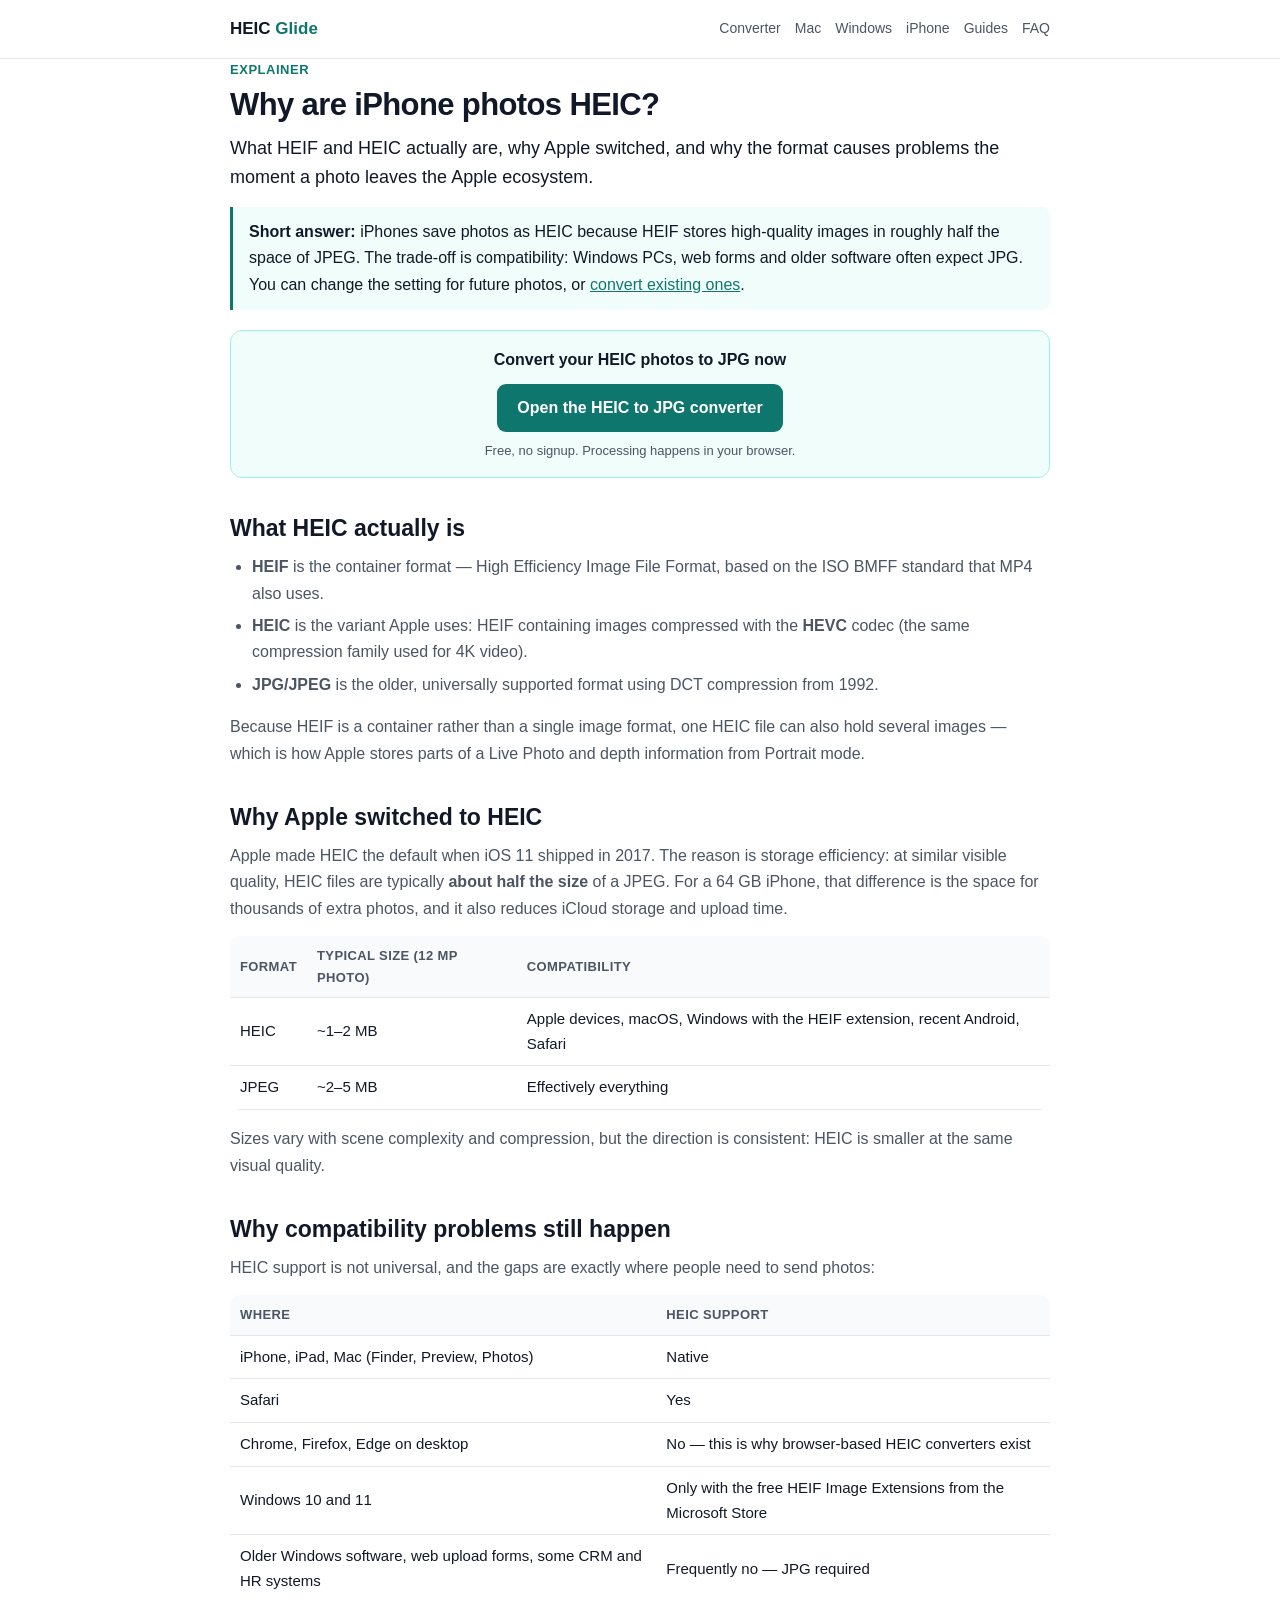
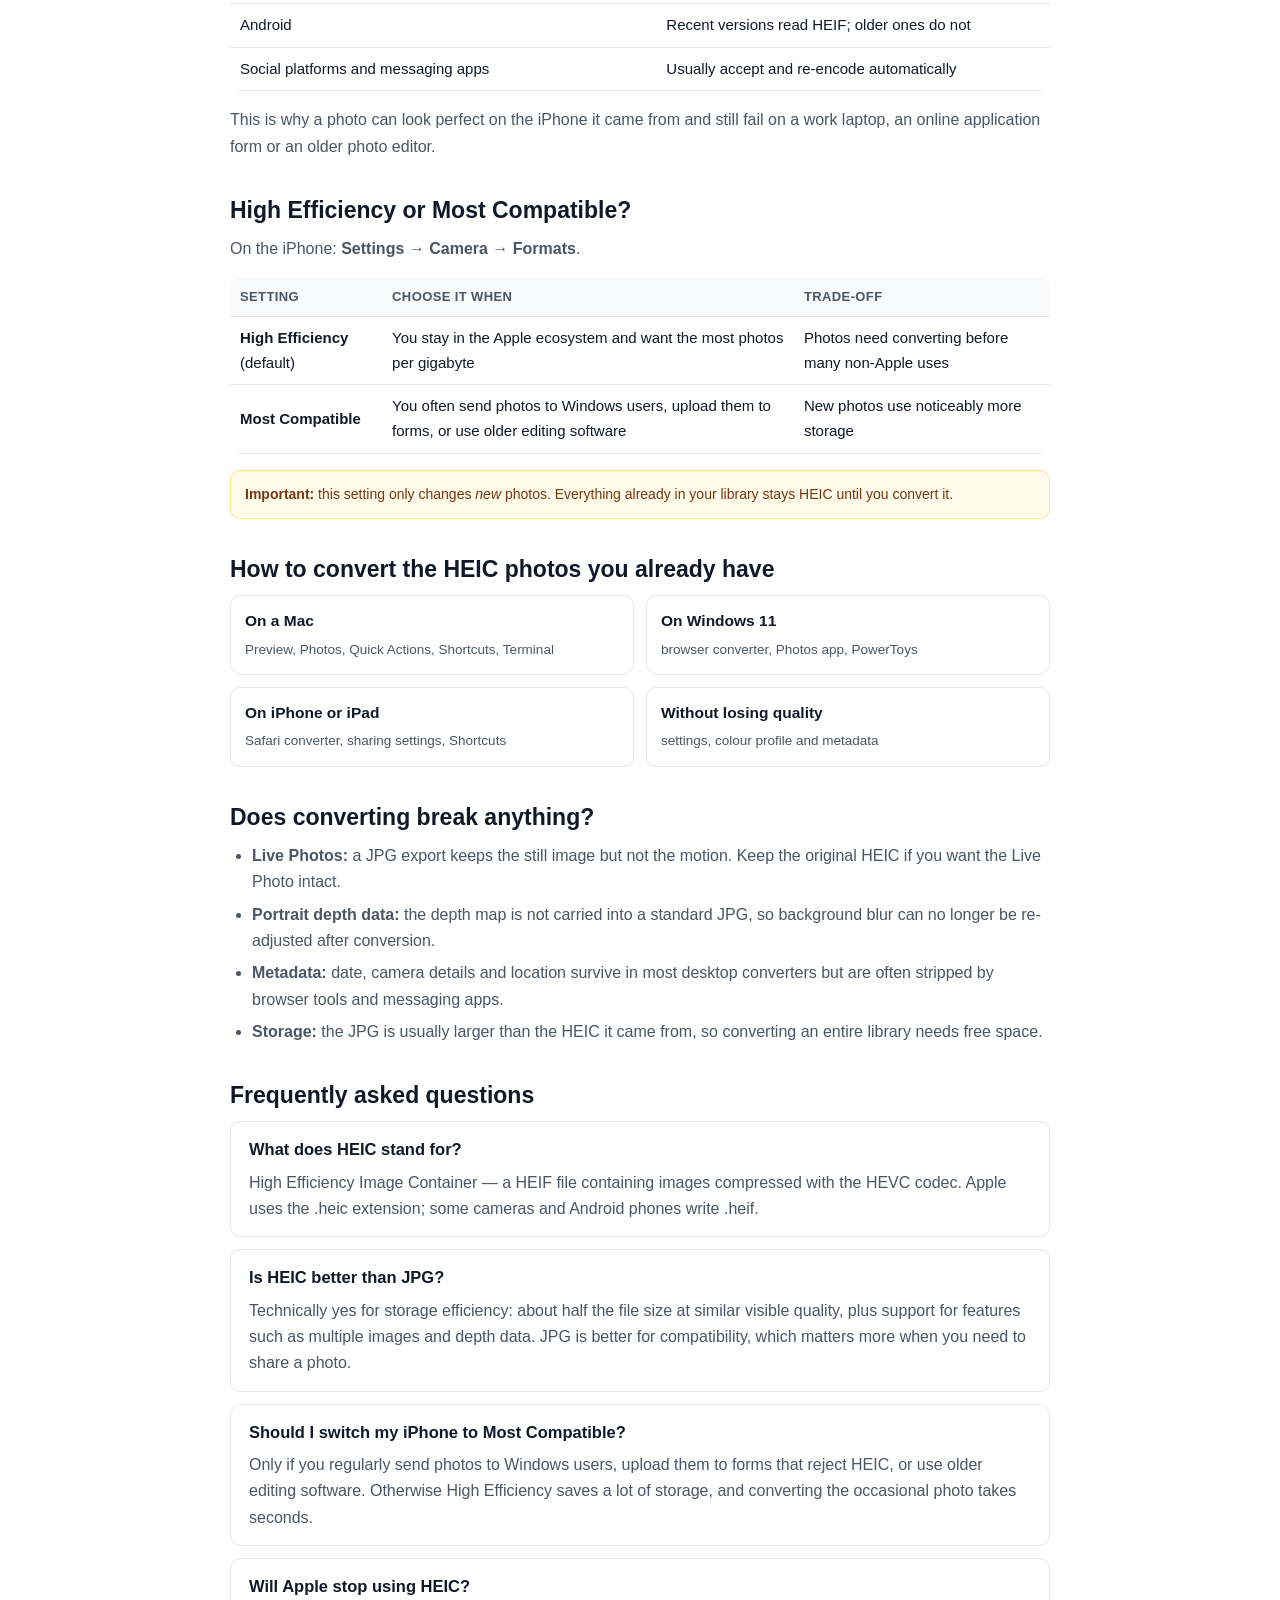
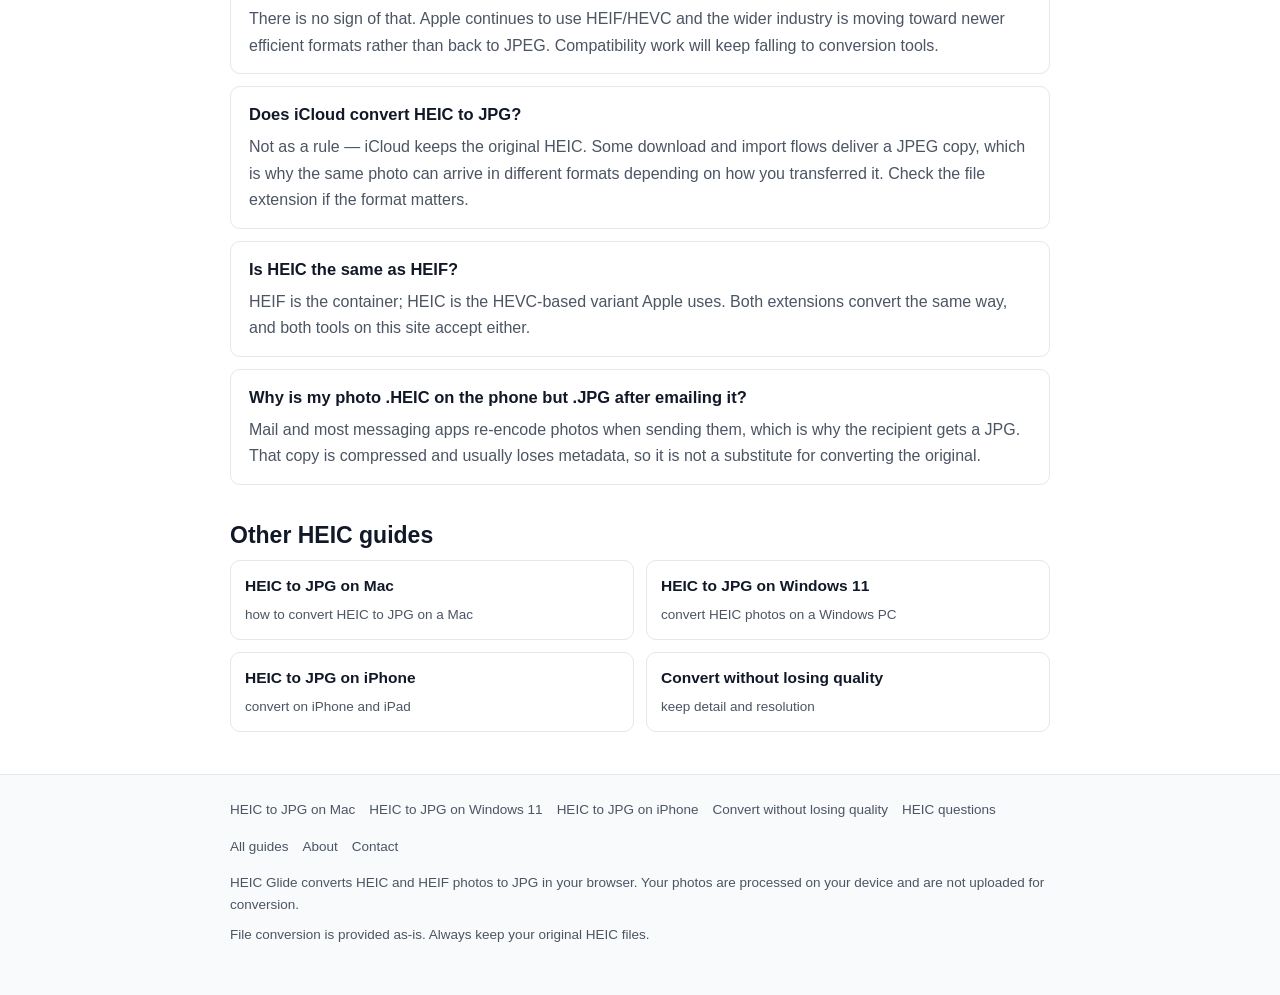
<file: why-iphone-photos-are-heic.html>
<!doctype html>
<html lang="en">
<head>
<meta charset="utf-8">
<meta name="viewport" content="width=device-width,initial-scale=1">
<title>Why Are iPhone Photos HEIC? HEIF Explained (And How to Change It)</title>
<meta name="description" content="Why iPhones save photos as HEIC, what HEIF and HEVC are, which apps and systems can open HEIC, and how to switch the camera to Most Compatible.">
<link rel="canonical" href="https://heicglide.com/why-iphone-photos-are-heic.html">
<meta name="robots" content="index,follow,max-image-preview:large">
<meta property="og:type" content="article">
<meta property="og:title" content="Why Are iPhone Photos HEIC? HEIF Explained (And How to Change It)">
<meta property="og:description" content="Why iPhones save photos as HEIC, what HEIF and HEVC are, which apps and systems can open HEIC, and how to switch the camera to Most Compatible.">
<meta property="og:url" content="https://heicglide.com/why-iphone-photos-are-heic.html">
<meta property="og:site_name" content="HEIC Glide">
<meta name="twitter:card" content="summary">
<style>
:root{--ink:#111827;--muted:#4b5563;--line:#e5e7eb;--bg:#fff;--soft:#f8fafc;
--brand:#0f766e;--brand-dark:#115e59;--brand-soft:#f0fdfa;--warn:#b45309}
*{box-sizing:border-box}
html{-webkit-text-size-adjust:100%}
body{margin:0;background:var(--bg);color:var(--ink);
 font:16px/1.65 -apple-system,BlinkMacSystemFont,"Segoe UI",Roboto,Helvetica,Arial,sans-serif}
.wrap{max-width:860px;margin:0 auto;padding:0 20px}
header.site{border-bottom:1px solid var(--line);background:#fff;position:sticky;top:0;z-index:20}
header.site .wrap{display:flex;align-items:center;gap:16px;min-height:58px;flex-wrap:wrap}
.brand{font-weight:700;font-size:17px;color:var(--ink);text-decoration:none}
.brand span{color:var(--brand)}
nav.main{display:flex;gap:14px;flex-wrap:wrap;margin-left:auto}
nav.main a{color:var(--muted);text-decoration:none;font-size:14px;font-weight:500}
nav.main a:hover,nav.main a[aria-current="page"]{color:var(--brand)}
main{padding:26px 0 8px}
.eyebrow{color:var(--brand);font-size:13px;font-weight:600;letter-spacing:.04em;text-transform:uppercase;margin:0 0 6px}
h1{font-size:31px;line-height:1.2;margin:0 0 10px;letter-spacing:-.02em}
h2{font-size:23px;line-height:1.3;margin:36px 0 10px}
h3{font-size:18px;margin:22px 0 6px}
p{margin:0 0 14px;color:var(--muted)}
p.lead{font-size:18px;color:var(--ink)}
ul,ol{color:var(--muted);padding-left:22px;margin:0 0 16px}
li{margin:6px 0}
a{color:var(--brand)}
.answer{border-left:3px solid var(--brand);background:var(--brand-soft);padding:12px 16px;border-radius:0 8px 8px 0;margin:0 0 18px}
.answer p{margin:0;color:var(--ink)}
.cta{border:1px solid #99f6e4;background:var(--brand-soft);border-radius:12px;padding:16px 18px;margin:20px 0;text-align:center}
.cta p{margin:0 0 10px;color:var(--ink);font-weight:600}
.cta a.btn{display:inline-block;background:var(--brand);color:#fff;text-decoration:none;
 padding:11px 20px;border-radius:9px;font-weight:600}
.cta a.btn:hover{background:var(--brand-dark)}
.cta .sub{display:block;margin-top:8px;font-size:13px;color:var(--muted);font-weight:400}
.steps{counter-reset:s;list-style:none;padding:0;margin:0 0 18px}
.steps>li{counter-increment:s;position:relative;padding:0 0 0 42px;margin:0 0 16px;color:var(--muted)}
.steps>li:before{content:counter(s);position:absolute;left:0;top:1px;width:28px;height:28px;border-radius:50%;
 background:var(--brand);color:#fff;font-weight:700;font-size:14px;display:flex;align-items:center;justify-content:center}
.steps>li b{color:var(--ink)}
table{width:100%;border-collapse:collapse;margin:0 0 16px;font-size:15px}
th,td{text-align:left;padding:9px 10px;border-bottom:1px solid var(--line)}
th{background:var(--soft);font-size:13px;text-transform:uppercase;letter-spacing:.03em;color:var(--muted)}
code{background:#f3f4f6;border:1px solid var(--line);border-radius:6px;padding:1px 6px;font-size:14.5px;
 font-family:ui-monospace,SFMono-Regular,Menlo,Consolas,monospace}
pre{background:#111827;color:#f9fafb;border-radius:10px;padding:14px 16px;overflow-x:auto;font-size:14px}
pre code{background:none;border:0;color:inherit;padding:0}
.faq{border:1px solid var(--line);border-radius:10px;padding:14px 18px;margin:0 0 12px}
.faq h3{margin:0 0 6px;font-size:16.5px}
.faq p{margin:0}
.note{font-size:13.5px;color:var(--muted);background:var(--soft);border:1px solid var(--line);border-radius:10px;padding:12px 14px}
.warn{font-size:14px;background:#fffbeb;border:1px solid #fde68a;border-radius:10px;padding:12px 14px;color:#78350f}
.tw{overflow-x:auto;-webkit-overflow-scrolling:touch;margin:0 0 16px;border-radius:10px}
.tw table{margin:0;min-width:540px}
.cards{display:grid;grid-template-columns:1fr 1fr;gap:12px;margin:8px 0 4px}
@media(max-width:560px){.cards{grid-template-columns:1fr}}
.card{border:1px solid var(--line);border-radius:10px;padding:12px 14px;text-decoration:none;display:block}
.card:hover{border-color:var(--brand);background:var(--brand-soft)}
.card b{display:block;color:var(--ink);font-size:15.5px;margin-bottom:2px}
.card span{color:var(--muted);font-size:13.5px}
footer.site{border-top:1px solid var(--line);margin-top:42px;padding:24px 0 40px;background:var(--soft)}
footer.site p{font-size:13.5px;margin:0 0 8px}
footer.site a{color:var(--muted);text-decoration:none;font-size:13.5px}
footer.site a:hover{color:var(--brand)}
.footlinks{display:flex;gap:14px;flex-wrap:wrap}
</style>
<script type="application/ld+json">{"@context": "https://schema.org", "@type": "BreadcrumbList", "itemListElement": [{"@type": "ListItem", "position": 1, "name": "HEIC to JPG converter", "item": "https://heicglide.com/"}, {"@type": "ListItem", "position": 2, "name": "Why iPhone photos are HEIC", "item": "https://heicglide.com/why-iphone-photos-are-heic.html"}]}</script>
<script type="application/ld+json">{"@context": "https://schema.org", "@type": "FAQPage", "mainEntity": [{"@type": "Question", "name": "What does HEIC stand for?", "acceptedAnswer": {"@type": "Answer", "text": "High Efficiency Image Container - a HEIF file containing images compressed with the HEVC codec. Apple uses the .heic extension; some cameras and Android phones write .heif."}}, {"@type": "Question", "name": "Is HEIC better than JPG?", "acceptedAnswer": {"@type": "Answer", "text": "Technically yes for storage efficiency: about half the file size at similar visible quality, plus support for features such as multiple images and depth data. JPG is better for compatibility, which matters more when you need to share a photo."}}, {"@type": "Question", "name": "Should I switch my iPhone to Most Compatible?", "acceptedAnswer": {"@type": "Answer", "text": "Only if you regularly send photos to Windows users, upload them to forms that reject HEIC, or use older editing software. Otherwise High Efficiency saves a lot of storage, and converting the occasional photo takes seconds."}}, {"@type": "Question", "name": "Will Apple stop using HEIC?", "acceptedAnswer": {"@type": "Answer", "text": "There is no sign of that. Apple continues to use HEIF/HEVC and the wider industry is moving toward newer efficient formats rather than back to JPEG. Compatibility work will keep falling to conversion tools."}}, {"@type": "Question", "name": "Does iCloud convert HEIC to JPG?", "acceptedAnswer": {"@type": "Answer", "text": "Not as a rule - iCloud keeps the original HEIC. Some download and import flows deliver a JPEG copy, which is why the same photo can arrive in different formats depending on how you transferred it. Check the file extension if the format matters."}}, {"@type": "Question", "name": "Is HEIC the same as HEIF?", "acceptedAnswer": {"@type": "Answer", "text": "HEIF is the container; HEIC is the HEVC-based variant Apple uses. Both extensions convert the same way, and both tools on this site accept either."}}, {"@type": "Question", "name": "Why is my photo .HEIC on the phone but .JPG after emailing it?", "acceptedAnswer": {"@type": "Answer", "text": "Mail and most messaging apps re-encode photos when sending them, which is why the recipient gets a JPG. That copy is compressed and usually loses metadata, so it is not a substitute for converting the original."}}]}</script>
</head>
<body>
<header class="site"><div class="wrap"><a class="brand" href="/">HEIC <span>Glide</span></a><nav class="main" aria-label="Main"><a href="/">Converter</a><a href="heic-to-jpg-mac.html">Mac</a><a href="heic-to-jpg-windows-11.html">Windows</a><a href="heic-to-jpg-iphone.html">iPhone</a><a href="guides.html">Guides</a><a href="faq.html">FAQ</a></nav></div></header>
<main class="wrap">

<p class="eyebrow">Explainer</p>
<h1>Why are iPhone photos HEIC?</h1>
<p class="lead">What HEIF and HEIC actually are, why Apple switched, and why the format causes problems the moment a photo leaves the Apple ecosystem.</p>

<div class="answer"><p><b>Short answer:</b> iPhones save photos as HEIC because HEIF stores high-quality images in roughly half the space of JPEG. The trade-off is compatibility: Windows PCs, web forms and older software often expect JPG. You can change the setting for future photos, or <a href="/">convert existing ones</a>.</p></div>

<div class="cta"><p>Convert your HEIC photos to JPG now</p><a class="btn" href="/">Open the HEIC to JPG converter</a><span class="sub">Free, no signup. Processing happens in your browser.</span></div>

<h2>What HEIC actually is</h2>
<ul>
  <li><b>HEIF</b> is the container format &mdash; High Efficiency Image File Format, based on the ISO BMFF standard that MP4 also uses.</li>
  <li><b>HEIC</b> is the variant Apple uses: HEIF containing images compressed with the <b>HEVC</b> codec (the same compression family used for 4K video).</li>
  <li><b>JPG/JPEG</b> is the older, universally supported format using DCT compression from 1992.</li>
</ul>
<p>Because HEIF is a container rather than a single image format, one HEIC file can also hold several images &mdash; which is how Apple stores parts of a Live Photo and depth information from Portrait mode.</p>

<h2>Why Apple switched to HEIC</h2>
<p>Apple made HEIC the default when iOS 11 shipped in 2017. The reason is storage efficiency: at similar visible quality, HEIC files are typically <b>about half the size</b> of a JPEG. For a 64&nbsp;GB iPhone, that difference is the space for thousands of extra photos, and it also reduces iCloud storage and upload time.</p>
<div class="tw"><table>
  <thead><tr><th>Format</th><th>Typical size (12&nbsp;MP photo)</th><th>Compatibility</th></tr></thead>
  <tbody>
    <tr><td>HEIC</td><td class="num">~1&ndash;2&nbsp;MB</td><td>Apple devices, macOS, Windows with the HEIF extension, recent Android, Safari</td></tr>
    <tr><td>JPEG</td><td class="num">~2&ndash;5&nbsp;MB</td><td>Effectively everything</td></tr>
  </tbody>
</table></div>
<p>Sizes vary with scene complexity and compression, but the direction is consistent: HEIC is smaller at the same visual quality.</p>

<h2>Why compatibility problems still happen</h2>
<p>HEIC support is not universal, and the gaps are exactly where people need to send photos:</p>
<div class="tw"><table>
  <thead><tr><th>Where</th><th>HEIC support</th></tr></thead>
  <tbody>
    <tr><td>iPhone, iPad, Mac (Finder, Preview, Photos)</td><td>Native</td></tr>
    <tr><td>Safari</td><td>Yes</td></tr>
    <tr><td>Chrome, Firefox, Edge on desktop</td><td>No &mdash; this is why browser-based HEIC converters exist</td></tr>
    <tr><td>Windows 10 and 11</td><td>Only with the free HEIF Image Extensions from the Microsoft Store</td></tr>
    <tr><td>Older Windows software, web upload forms, some CRM and HR systems</td><td>Frequently no &mdash; JPG required</td></tr>
    <tr><td>Android</td><td>Recent versions read HEIF; older ones do not</td></tr>
    <tr><td>Social platforms and messaging apps</td><td>Usually accept and re-encode automatically</td></tr>
  </tbody>
</table></div>
<p>This is why a photo can look perfect on the iPhone it came from and still fail on a work laptop, an online application form or an older photo editor.</p>

<h2>High Efficiency or Most Compatible?</h2>
<p>On the iPhone: <b>Settings &rarr; Camera &rarr; Formats</b>.</p>
<div class="tw"><table>
  <thead><tr><th>Setting</th><th>Choose it when</th><th>Trade-off</th></tr></thead>
  <tbody>
    <tr><td><b>High Efficiency</b> (default)</td><td>You stay in the Apple ecosystem and want the most photos per gigabyte</td><td>Photos need converting before many non-Apple uses</td></tr>
    <tr><td><b>Most Compatible</b></td><td>You often send photos to Windows users, upload them to forms, or use older editing software</td><td>New photos use noticeably more storage</td></tr>
  </tbody>
</table></div>
<p class="warn"><b>Important:</b> this setting only changes <i>new</i> photos. Everything already in your library stays HEIC until you convert it.</p>

<h2>How to convert the HEIC photos you already have</h2>
<div class="cards">
  <a class="card" href="heic-to-jpg-mac.html"><b>On a Mac</b><span>Preview, Photos, Quick Actions, Shortcuts, Terminal</span></a>
  <a class="card" href="heic-to-jpg-windows-11.html"><b>On Windows 11</b><span>browser converter, Photos app, PowerToys</span></a>
  <a class="card" href="heic-to-jpg-iphone.html"><b>On iPhone or iPad</b><span>Safari converter, sharing settings, Shortcuts</span></a>
  <a class="card" href="convert-heic-to-jpg-without-losing-quality.html"><b>Without losing quality</b><span>settings, colour profile and metadata</span></a>
</div>

<h2>Does converting break anything?</h2>
<ul>
  <li><b>Live Photos:</b> a JPG export keeps the still image but not the motion. Keep the original HEIC if you want the Live Photo intact.</li>
  <li><b>Portrait depth data:</b> the depth map is not carried into a standard JPG, so background blur can no longer be re-adjusted after conversion.</li>
  <li><b>Metadata:</b> date, camera details and location survive in most desktop converters but are often stripped by browser tools and messaging apps.</li>
  <li><b>Storage:</b> the JPG is usually larger than the HEIC it came from, so converting an entire library needs free space.</li>
</ul>

<h2>Frequently asked questions</h2>
<div class="faq"><h3>What does HEIC stand for?</h3><p>High Efficiency Image Container &mdash; a HEIF file containing images compressed with the HEVC codec. Apple uses the .heic extension; some cameras and Android phones write .heif.</p></div>
<div class="faq"><h3>Is HEIC better than JPG?</h3><p>Technically yes for storage efficiency: about half the file size at similar visible quality, plus support for features such as multiple images and depth data. JPG is better for compatibility, which matters more when you need to share a photo.</p></div>
<div class="faq"><h3>Should I switch my iPhone to Most Compatible?</h3><p>Only if you regularly send photos to Windows users, upload them to forms that reject HEIC, or use older editing software. Otherwise High Efficiency saves a lot of storage, and converting the occasional photo takes seconds.</p></div>
<div class="faq"><h3>Will Apple stop using HEIC?</h3><p>There is no sign of that. Apple continues to use HEIF/HEVC and the wider industry is moving toward newer efficient formats rather than back to JPEG. Compatibility work will keep falling to conversion tools.</p></div>
<div class="faq"><h3>Does iCloud convert HEIC to JPG?</h3><p>Not as a rule &mdash; iCloud keeps the original HEIC. Some download and import flows deliver a JPEG copy, which is why the same photo can arrive in different formats depending on how you transferred it. Check the file extension if the format matters.</p></div>
<div class="faq"><h3>Is HEIC the same as HEIF?</h3><p>HEIF is the container; HEIC is the HEVC-based variant Apple uses. Both extensions convert the same way, and both tools on this site accept either.</p></div>
<div class="faq"><h3>Why is my photo .HEIC on the phone but .JPG after emailing it?</h3><p>Mail and most messaging apps re-encode photos when sending them, which is why the recipient gets a JPG. That copy is compressed and usually loses metadata, so it is not a substitute for converting the original.</p></div>

<h2>Other HEIC guides</h2><div class="cards"><a class="card" href="heic-to-jpg-mac.html"><b>HEIC to JPG on Mac</b><span>how to convert HEIC to JPG on a Mac</span></a><a class="card" href="heic-to-jpg-windows-11.html"><b>HEIC to JPG on Windows 11</b><span>convert HEIC photos on a Windows PC</span></a><a class="card" href="heic-to-jpg-iphone.html"><b>HEIC to JPG on iPhone</b><span>convert on iPhone and iPad</span></a><a class="card" href="convert-heic-to-jpg-without-losing-quality.html"><b>Convert without losing quality</b><span>keep detail and resolution</span></a></div>
</main>
<footer class="site"><div class="wrap"><div class="footlinks"><a href="heic-to-jpg-mac.html">HEIC to JPG on Mac</a><a href="heic-to-jpg-windows-11.html">HEIC to JPG on Windows 11</a><a href="heic-to-jpg-iphone.html">HEIC to JPG on iPhone</a><a href="convert-heic-to-jpg-without-losing-quality.html">Convert without losing quality</a><a href="faq.html">HEIC questions</a><a href="guides.html">All guides</a><a href="about.html">About</a><a href="contact.html">Contact</a></div><p style="margin-top:14px">HEIC Glide converts HEIC and HEIF photos to JPG in your browser. Your photos are processed on your device and are not uploaded for conversion.</p><p>File conversion is provided as-is. Always keep your original HEIC files.</p></div></footer>
</body>
</html>
</file>
<file: styles.css>
:root{--ink:#20211f;--muted:#74766f;--line:#e8e9e5;--surface:#f8faf8;--blue:#2783de;--blue-soft:#e8f3fd;--green:#46a171;--orange:#d5803b;--shadow:0 18px 50px rgba(35,49,39,.08);--radius:18px}*{box-sizing:border-box}html{scroll-behavior:smooth}body{margin:0;color:var(--ink);font-family:Inter,ui-sans-serif,system-ui,-apple-system,BlinkMacSystemFont,"Segoe UI",sans-serif;font-size:16px;line-height:1.5;background:#fff}a{color:inherit;text-decoration:none}button,input{font:inherit}.container{width:min(1120px,calc(100% - 48px));margin:0 auto}.narrow{width:min(1000px,calc(100% - 48px))}.site-header{height:76px;border-bottom:1px solid rgba(232,233,229,.78);background:rgba(255,255,255,.9);backdrop-filter:blur(14px);position:sticky;top:0;z-index:10}.header-inner,.footer-inner{height:100%;display:flex;align-items:center;justify-content:space-between}.brand{display:inline-flex;align-items:center;gap:9px;font-weight:750;letter-spacing:-.04em;font-size:20px}.brand-mark{width:30px;height:30px;display:grid;place-items:center;color:var(--blue);border:1px solid #cfe5f7;border-radius:9px;background:#f3f9fe}.brand-mark svg{width:21px;height:21px}.brand-mark.small{width:26px;height:26px;border-radius:8px}.brand-accent{color:var(--blue)}.nav{display:flex;align-items:center;gap:30px;color:#61635e;font-size:14px}.nav a:hover,.footer-inner nav a:hover,.quiet-link:hover{color:var(--blue)}.hero{padding:76px 0 88px;background:radial-gradient(circle at 82% 18%,#eef8ff 0,rgba(238,248,255,.54) 18%,rgba(255,255,255,0) 43%),linear-gradient(180deg,#fff 0,#fbfcfb 100%)}.hero-grid{display:grid;grid-template-columns:minmax(0,.88fr) minmax(460px,1.12fr);gap:70px;align-items:center}.hero-copy{padding-bottom:18px}.eyebrow{display:flex;align-items:center;gap:9px;color:var(--blue);font-size:12px;font-weight:750;text-transform:uppercase;letter-spacing:.12em;margin:0 0 18px}.eyebrow-dot{width:7px;height:7px;border-radius:50%;background:var(--green);box-shadow:0 0 0 4px #e7f3ec}.hero h1{font-size:clamp(40px,5vw,65px);line-height:1.05;letter-spacing:-.065em;margin:0 0 24px;font-weight:790}.headline-soft{color:#92958e}.hero-lead{color:#666962;font-size:18px;line-height:1.65;max-width:500px;margin:0 0 26px}.trust-row{display:flex;gap:18px;flex-wrap:wrap;color:#61635e;font-size:13px}.trust-row span{display:inline-flex;align-items:center;gap:6px}.trust-row svg,.secure-label svg,.converter-footer svg{width:16px;height:16px;stroke:var(--green);stroke-width:1.8;fill:none;stroke-linecap:round;stroke-linejoin:round}.converter-card{background:#fff;border:1px solid var(--line);border-radius:22px;box-shadow:var(--shadow);padding:18px}.card-topline{display:flex;align-items:center;gap:8px;color:#6d7069;font-size:12px;font-weight:650;padding:3px 5px 15px}.status-dot{width:7px;height:7px;background:var(--green);border-radius:50%;box-shadow:0 0 0 4px #e8f4ed}.secure-label{margin-left:auto;display:flex;align-items:center;gap:5px;color:#858981;font-weight:550}.secure-label svg{stroke:#8b9a8d;width:15px}.dropzone{border:1.5px dashed #c9d9cd;border-radius:16px;background:linear-gradient(180deg,#fbfefc,#f7fbf8);min-height:335px;display:flex;flex-direction:column;align-items:center;justify-content:center;text-align:center;padding:30px 22px;transition:.2s ease}.dropzone.dragover{border-color:var(--blue);background:#f2f8fe;transform:translateY(-1px)}.dropzone:focus-visible{outline:3px solid #b9ddfa;outline-offset:3px}.upload-icon{width:64px;height:64px;border-radius:18px;background:#eaf5fd;color:var(--blue);display:grid;place-items:center;margin-bottom:18px}.upload-icon svg{width:39px;height:39px}.dropzone h2{font-size:20px;letter-spacing:-.025em;margin:0 0 5px}.dropzone p{color:#7e817a;margin:0 0 20px;font-size:14px}.primary-button{display:inline-flex;align-items:center;justify-content:center;gap:9px;min-height:48px;padding:0 20px;border:none;border-radius:10px;background:var(--blue);color:#fff;cursor:pointer;font-weight:700;box-shadow:0 6px 16px rgba(39,131,222,.2);transition:.2s ease}.primary-button:hover{background:#1f73c4;transform:translateY(-1px)}.primary-button:focus-visible,.text-button:focus-visible{outline:3px solid #b9ddfa;outline-offset:3px}.primary-button svg{width:19px;height:19px;stroke:currentColor;stroke-width:1.7;fill:none;stroke-linecap:round;stroke-linejoin:round}.upload-help{font-size:12px!important;color:#969a92!important;margin:18px 0 0!important}.file-list{display:grid;gap:8px;margin-top:12px}.file-row{display:flex;align-items:center;gap:10px;padding:10px 12px;background:#f7faf8;border:1px solid #e7eee9;border-radius:10px}.file-thumb{width:34px;height:34px;border-radius:8px;background:#e5f2fc;color:var(--blue);display:grid;place-items:center;flex:0 0 auto}.file-thumb svg{width:19px;height:19px;stroke:currentColor;fill:none;stroke-width:1.7;stroke-linecap:round;stroke-linejoin:round}.file-meta{min-width:0;flex:1}.file-name{font-size:13px;font-weight:650;white-space:nowrap;text-overflow:ellipsis;overflow:hidden}.file-status{font-size:12px;color:#858981}.file-status.error{color:#d85e52}.download-button{border:1px solid #cde1f1;background:#fff;color:var(--blue);border-radius:8px;padding:7px 10px;font-size:12px;font-weight:700;cursor:pointer}.download-button:hover{background:#eff8fe}.download-button[disabled]{opacity:.5;cursor:wait}.converter-footer{display:flex;align-items:center;justify-content:space-between;padding:14px 4px 1px;color:#858981;font-size:12px}.converter-footer span{display:flex;align-items:center;gap:6px}.text-button{border:0;background:none;color:#b24f47;cursor:pointer;font-size:12px;font-weight:650;padding:5px}.proof-strip{border-top:1px solid var(--line);border-bottom:1px solid var(--line);background:#fff}.proof-grid{display:grid;grid-template-columns:repeat(3,1fr);padding:30px 0;gap:24px}.proof-item{display:flex;align-items:center;gap:13px}.proof-item strong,.proof-item div span{display:block}.proof-item strong{font-size:14px;margin-bottom:2px}.proof-item div span{font-size:12px;color:#858981}.proof-icon{width:42px;height:42px;border-radius:12px;display:grid;place-items:center;flex:0 0 auto}.proof-icon svg{width:23px;height:23px;fill:none;stroke-width:1.6;stroke-linecap:round;stroke-linejoin:round}.proof-icon.blue{background:#eaf5fd;color:var(--blue)}.proof-icon.green{background:#e8f4ed;color:var(--green)}.proof-icon.orange{background:#fff1e5;color:var(--orange)}.proof-icon svg{stroke:currentColor}.content-section{padding:106px 0 114px}.content-section h2,.seo-section h2,.faq-section h2{font-size:clamp(34px,4.2vw,52px);line-height:1.08;letter-spacing:-.055em;margin:0 0 44px}.steps-grid{display:grid;grid-template-columns:repeat(3,1fr);gap:16px}.step-card{border:1px solid var(--line);border-radius:16px;padding:25px 24px 27px;background:#fff;min-height:205px}.step-number{font-size:12px;color:var(--blue);font-weight:800;letter-spacing:.1em}.step-card h3{font-size:18px;letter-spacing:-.025em;margin:27px 0 10px}.step-card p{margin:0;color:#777a73;font-size:14px;line-height:1.65}.seo-section{padding:94px 0;background:#f8faf8;border-top:1px solid #eef0ed;border-bottom:1px solid #eef0ed}.seo-grid{display:grid;grid-template-columns:1fr 1fr;gap:110px;align-items:start}.seo-grid h2{max-width:410px;margin-bottom:0}.seo-copy{padding-top:4px;color:#6c7069;font-size:16px;line-height:1.72}.seo-copy p{margin:0 0 18px}.keyword-links{display:flex;gap:22px;flex-wrap:wrap;margin-top:28px}.keyword-links a,.quiet-link{font-size:13px;color:var(--blue);font-weight:750}.keyword-links a span,.quiet-link span{padding-left:5px}.faq-section{padding:98px 0 110px}.section-heading{display:flex;justify-content:space-between;align-items:flex-end;gap:24px}.section-heading h2{margin-bottom:38px}.faq-list{border-top:1px solid var(--line)}details{border-bottom:1px solid var(--line)}summary{list-style:none;cursor:pointer;font-size:16px;font-weight:680;padding:22px 36px 22px 0;position:relative}summary::-webkit-details-marker{display:none}summary:after{content:'+';position:absolute;right:5px;top:17px;color:var(--blue);font-size:25px;font-weight:400}details[open] summary:after{content:'−'}details p{color:#74776f;font-size:14px;line-height:1.7;max-width:760px;margin:0 0 22px}.site-footer{border-top:1px solid var(--line);padding:28px 0;background:#fff}.footer-inner{gap:22px}.footer-inner p{margin:0;color:#92958e;font-size:12px}.footer-inner nav{display:flex;gap:20px;color:#70736d;font-size:13px}.page-main{padding:86px 0 110px}.page-hero{max-width:700px;margin-bottom:52px}.page-hero h1{font-size:clamp(40px,5vw,62px);line-height:1.05;letter-spacing:-.06em;margin:0 0 20px}.page-hero p{color:#6f726c;font-size:18px;line-height:1.65}.article{max-width:740px;color:#555951}.article h2{color:var(--ink);font-size:27px;letter-spacing:-.035em;margin:44px 0 12px}.article h3{color:var(--ink);font-size:19px;margin:28px 0 8px}.article p,.article li{line-height:1.75}.article ul{padding-left:21px}.article a{color:var(--blue);text-decoration:underline;text-underline-offset:3px}.notice{border:1px solid #dcebe1;background:#f5fbf7;border-radius:14px;padding:18px 20px;color:#48715a;margin:28px 0}.faq-page-list details{border:1px solid var(--line);border-radius:12px;margin-bottom:10px;padding:0 18px}.faq-page-list summary{padding:18px 28px 18px 0}.faq-page-list summary:after{right:0;top:13px}.faq-page-list details p{padding-right:12px}.no-js{padding:20px;background:#fff1e5;color:#74421d;text-align:center}@media(max-width:900px){.hero-grid{grid-template-columns:1fr;gap:45px}.hero-copy{padding-bottom:0}.hero{padding-top:58px}.converter-card{max-width:680px}.seo-grid{gap:50px}.proof-grid{gap:14px}}@media(max-width:680px){.container,.narrow{width:min(100% - 32px,1120px)}.site-header{height:66px}.nav{gap:14px;font-size:12px}.nav a:first-child{display:none}.hero{padding:47px 0 58px}.hero h1{font-size:42px}.hero-lead{font-size:16px}.trust-row{gap:10px 14px;font-size:12px}.converter-card{padding:12px;border-radius:17px}.card-topline{padding:4px 3px 12px;font-size:11px}.secure-label{font-size:10px}.dropzone{min-height:300px;padding:24px 15px}.dropzone h2{font-size:18px}.proof-grid{grid-template-columns:1fr;padding:20px 0;gap:17px}.content-section{padding:72px 0 78px}.content-section h2,.seo-section h2,.faq-section h2{font-size:35px;margin-bottom:30px}.steps-grid{grid-template-columns:1fr;gap:10px}.step-card{min-height:0;padding:22px}.step-card h3{margin-top:20px}.seo-section{padding:70px 0}.seo-grid{grid-template-columns:1fr;gap:12px}.seo-copy{padding-top:0}.faq-section{padding:70px 0 80px}.section-heading{display:block}.section-heading h2{margin-bottom:22px}.quiet-link{display:inline-block;margin-bottom:28px}.footer-inner{flex-wrap:wrap}.footer-inner p{order:3;width:100%}.page-main{padding:58px 0 80px}.page-hero{margin-bottom:35px}.page-hero h1{font-size:43px}.page-hero p{font-size:16px}}


/* Privacy-first analytics consent */
.consent-banner{position:fixed;left:24px;right:24px;bottom:24px;z-index:1000;display:flex;align-items:center;justify-content:space-between;gap:24px;max-width:920px;margin:0 auto;padding:18px 20px;background:#fff;border:1px solid var(--line);border-radius:14px;box-shadow:0 16px 48px rgba(32,33,31,.16)}.consent-banner[hidden]{display:none}.consent-copy{max-width:650px}.consent-copy h2{font-size:17px;letter-spacing:-.02em;margin:0 0 5px}.consent-copy p{font-size:13px;line-height:1.55;color:#696c66;margin:0}.consent-copy a{color:var(--blue);font-weight:700}.consent-actions{display:flex;gap:8px;flex:0 0 auto}.consent-button{min-height:44px;padding:0 15px;border-radius:9px;font-weight:700;font-size:13px;cursor:pointer}.consent-button.primary{border:1px solid var(--blue);background:var(--blue);color:#fff}.consent-button.secondary{border:1px solid #d9dcd7;background:#fff;color:#555953}.consent-button:focus-visible,.privacy-choice-button:focus-visible{outline:3px solid #b9ddfa;outline-offset:2px}.privacy-choice-button{border:0;background:none;color:#70736d;font:inherit;font-size:13px;padding:0;cursor:pointer}.privacy-choice-button:hover{color:var(--blue)}@media(max-width:680px){.consent-banner{left:12px;right:12px;bottom:12px;display:block;padding:17px}.consent-actions{margin-top:14px;display:grid;grid-template-columns:1fr 1fr}.consent-button{width:100%}}
.consent-copy h2:focus{outline:none}


/* Guide library and trust pages */
.guide-grid{display:grid;grid-template-columns:repeat(3,1fr);gap:16px}.guide-card{display:flex;flex-direction:column;min-height:240px;padding:24px;border:1px solid var(--line);border-radius:16px;background:#fff;transition:.2s ease}.guide-card:hover{border-color:#cfe2f3;transform:translateY(-2px);box-shadow:0 12px 28px rgba(35,49,39,.07)}.guide-card strong{font-size:20px;letter-spacing:-.025em;margin:18px 0 8px}.guide-card p{color:#74776f;font-size:14px;line-height:1.6;margin:0}.guide-label{color:var(--blue);font-size:11px;font-weight:800;text-transform:uppercase;letter-spacing:.12em}.guide-arrow{margin-top:auto;padding-top:22px;color:var(--blue);font-size:13px;font-weight:750}.hub-cta{display:flex;align-items:center;justify-content:space-between;gap:32px;margin-top:56px;padding:30px;border:1px solid #dcebe1;background:#f5fbf7;border-radius:18px}.hub-cta h2{font-size:28px;letter-spacing:-.035em;margin:0 0 8px}.hub-cta p:not(.eyebrow){color:#647067;margin:0}.article .primary-button{color:#fff;text-decoration:none;margin:8px 0}.related-grid{display:grid;grid-template-columns:1fr 1fr;gap:10px;margin:18px 0 8px}.related-grid a{display:flex;flex-direction:column;gap:4px;padding:17px;border:1px solid var(--line);border-radius:12px;text-decoration:none;background:#fff}.related-grid a:hover{border-color:#cfe2f3;background:#fbfdff}.related-grid strong{color:var(--ink);font-size:15px}.related-grid span{color:var(--blue);font-size:12px;font-weight:700}.comparison-wrap{overflow-x:auto;margin:20px 0}.comparison-table{width:100%;border-collapse:separate;border-spacing:0;border:1px solid var(--line);border-radius:12px;overflow:hidden;font-size:14px}.comparison-table th,.comparison-table td{padding:14px 16px;text-align:left;border-bottom:1px solid var(--line);vertical-align:top}.comparison-table th{background:#f7f9f7;color:var(--ink);font-size:12px;text-transform:uppercase;letter-spacing:.06em}.comparison-table tr:last-child td{border-bottom:0}.source-note{font-size:13px;color:#777b74;border-left:3px solid #d5e8f7;padding-left:14px}.tip-grid{display:grid;grid-template-columns:1fr 1fr;gap:12px;margin:22px 0}.tip-grid>div{padding:18px;border:1px solid var(--line);border-radius:12px;background:#fafbfa}.tip-grid strong,.tip-grid span{display:block}.tip-grid span{color:#73776f;font-size:13px;margin-top:6px}.contact-card{padding:26px;border:1px solid #dcebe1;background:#f5fbf7;border-radius:16px;margin-bottom:36px}.contact-card h2{margin-top:14px}.legal-meta{color:#8a8d86;font-size:13px}.footer-inner nav{flex-wrap:wrap;justify-content:flex-end}
@media(max-width:900px){.guide-grid{grid-template-columns:1fr 1fr}}
@media(max-width:680px){.guide-grid{grid-template-columns:1fr}.guide-card{min-height:210px}.hub-cta{display:block;padding:24px}.hub-cta .primary-button{margin-top:20px}.related-grid,.tip-grid{grid-template-columns:1fr}.footer-inner nav{gap:12px 16px}.comparison-table{min-width:560px}}
</file>
